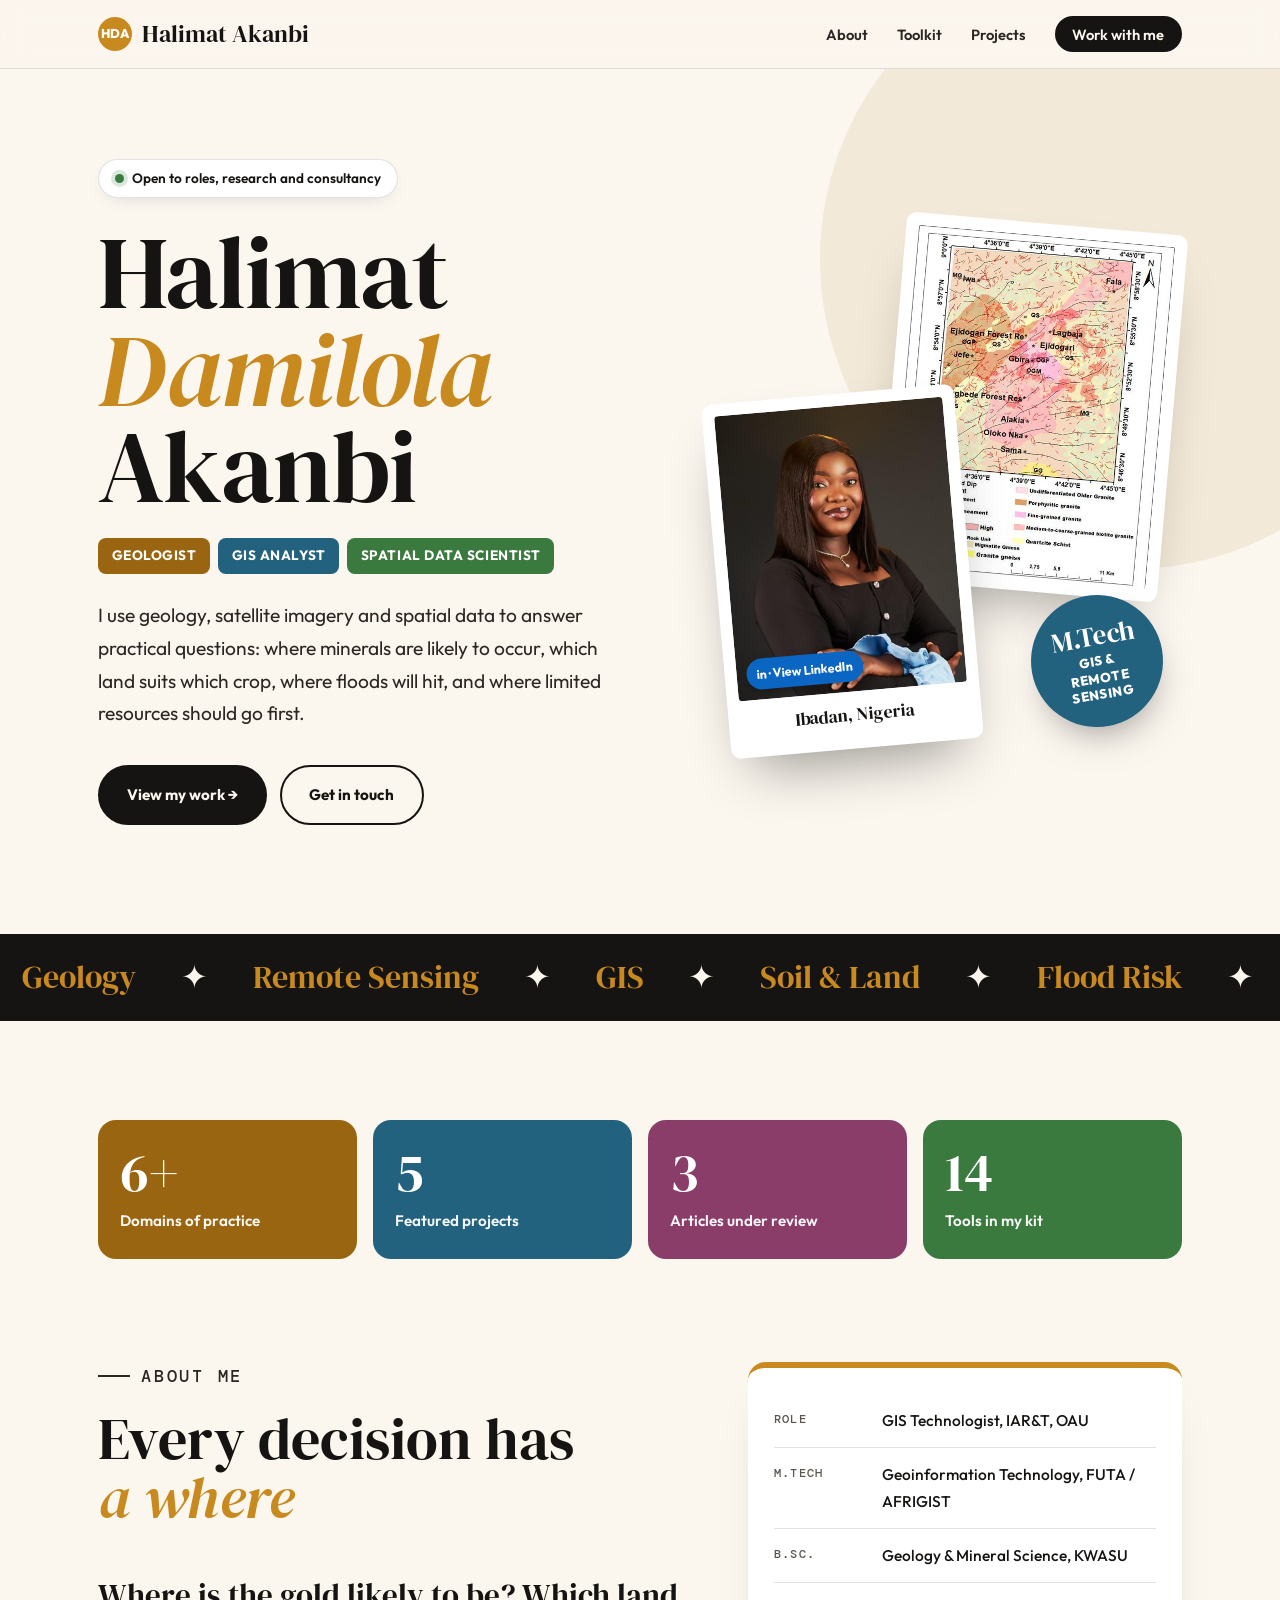
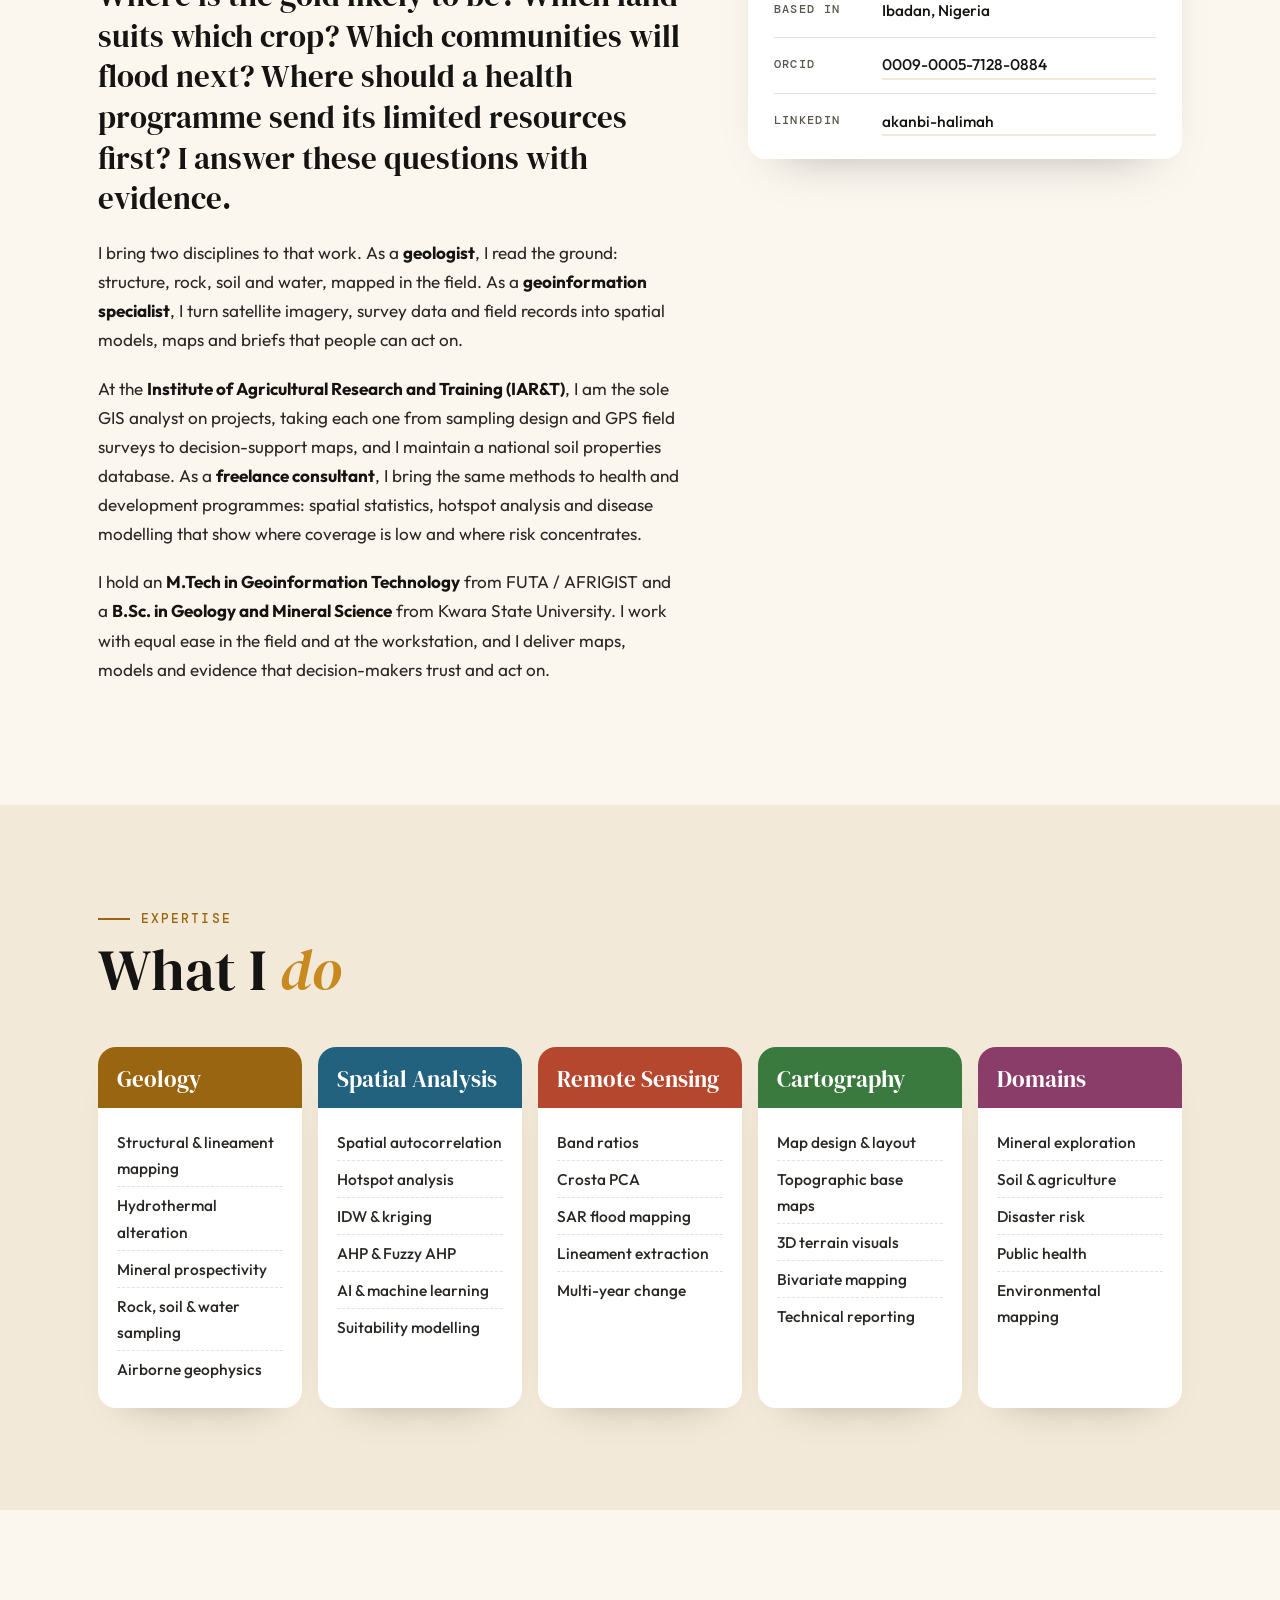
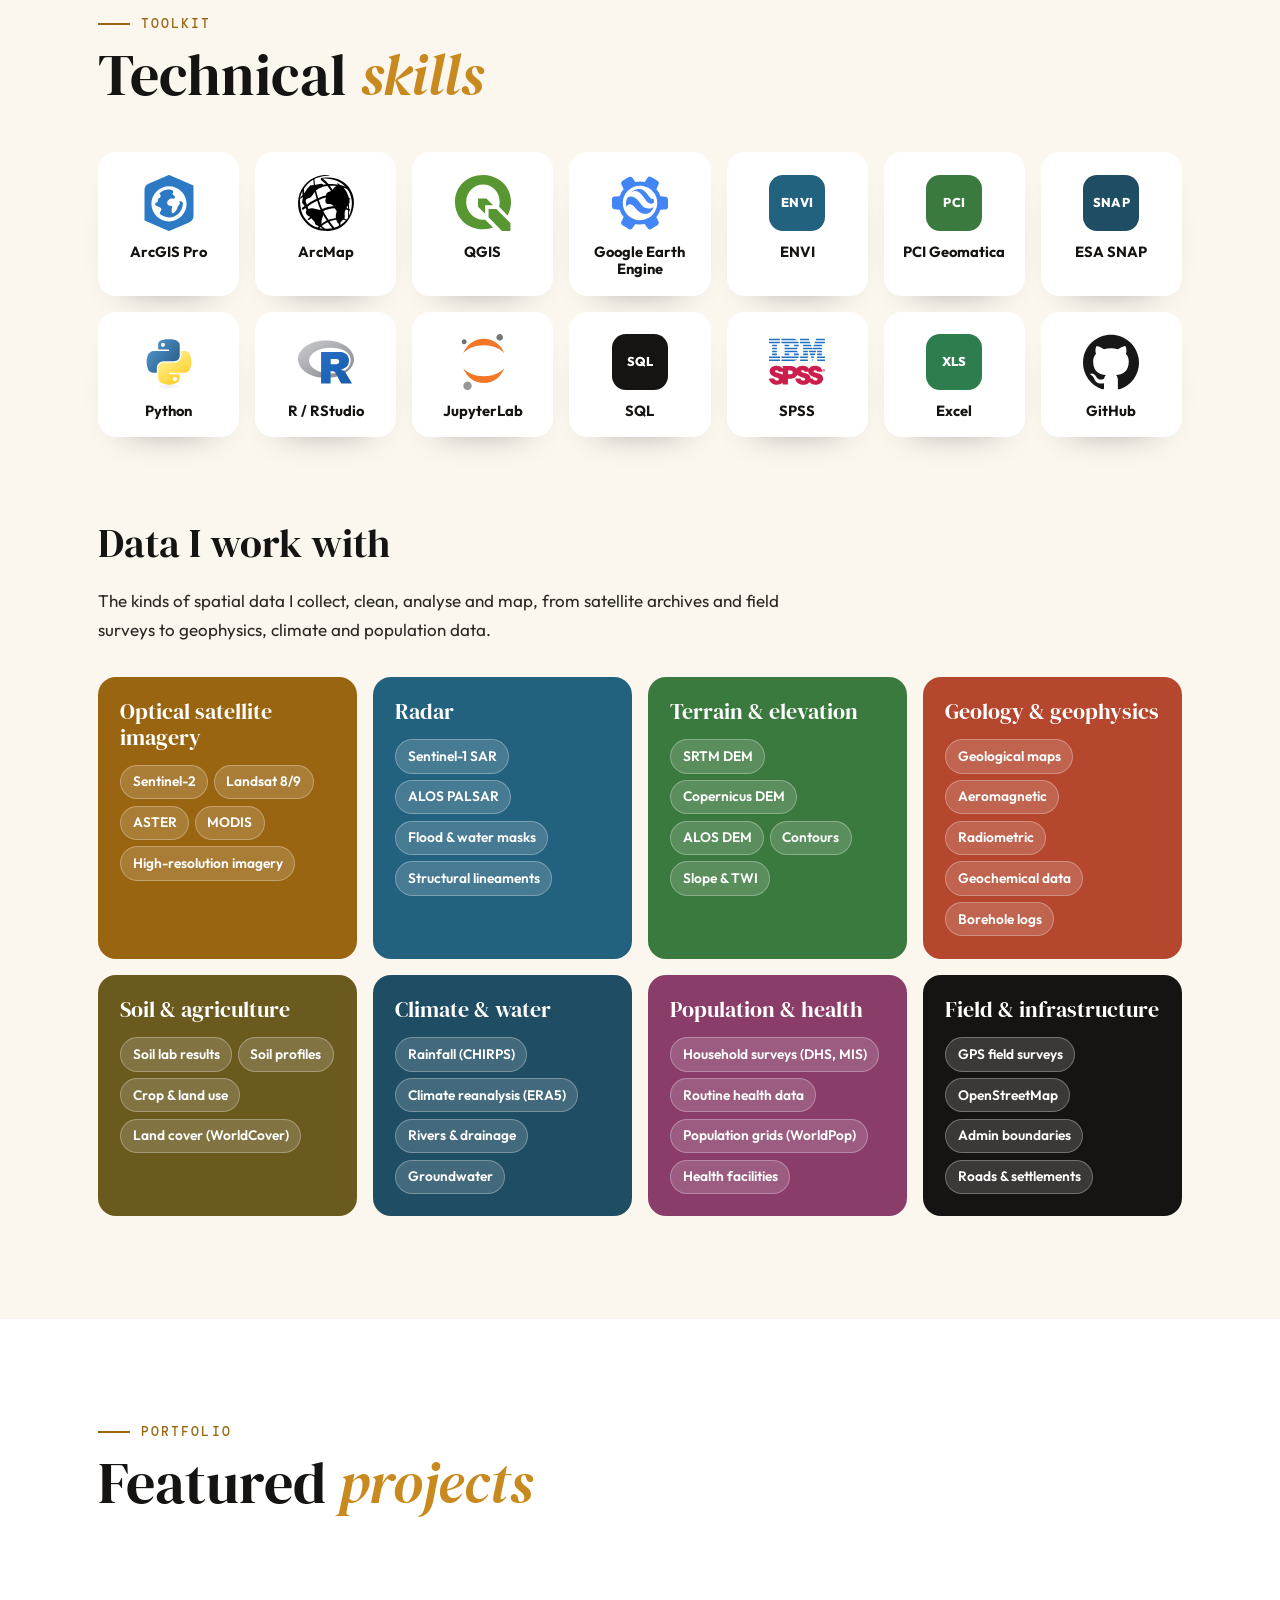
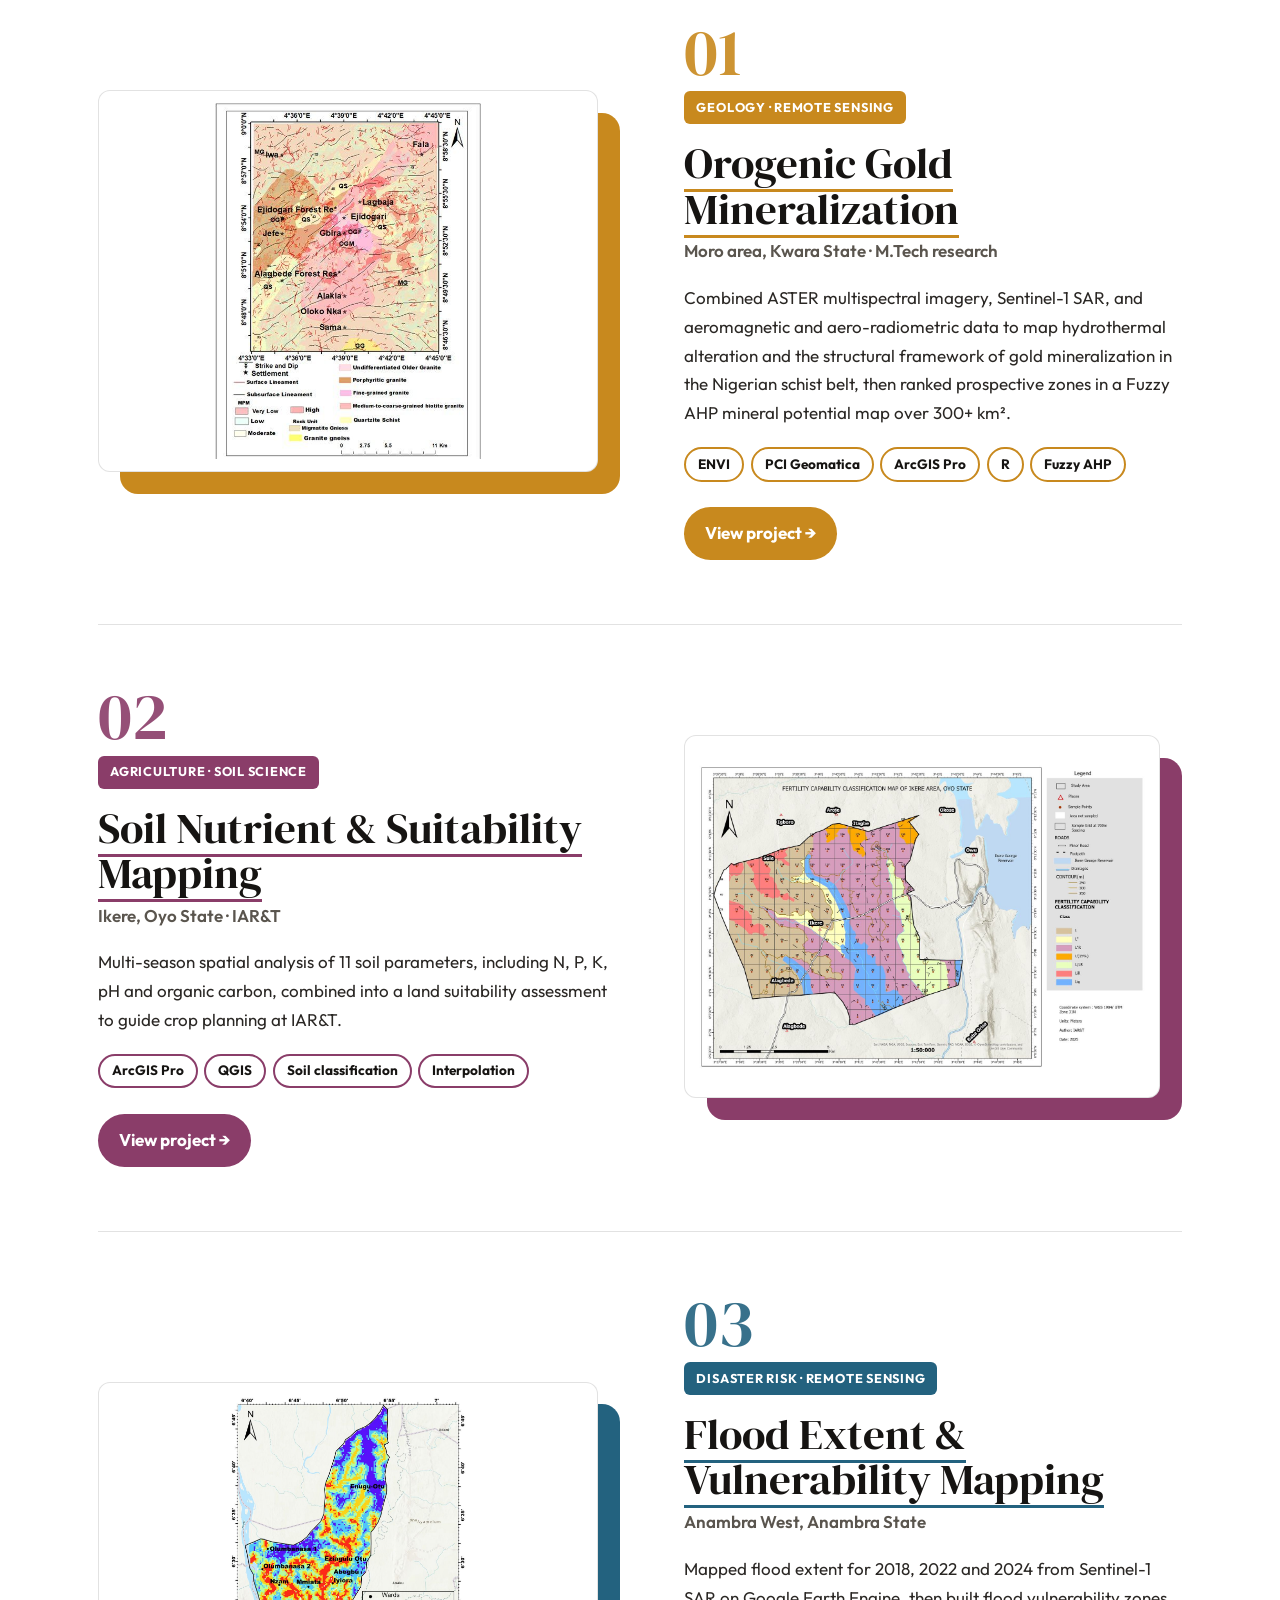
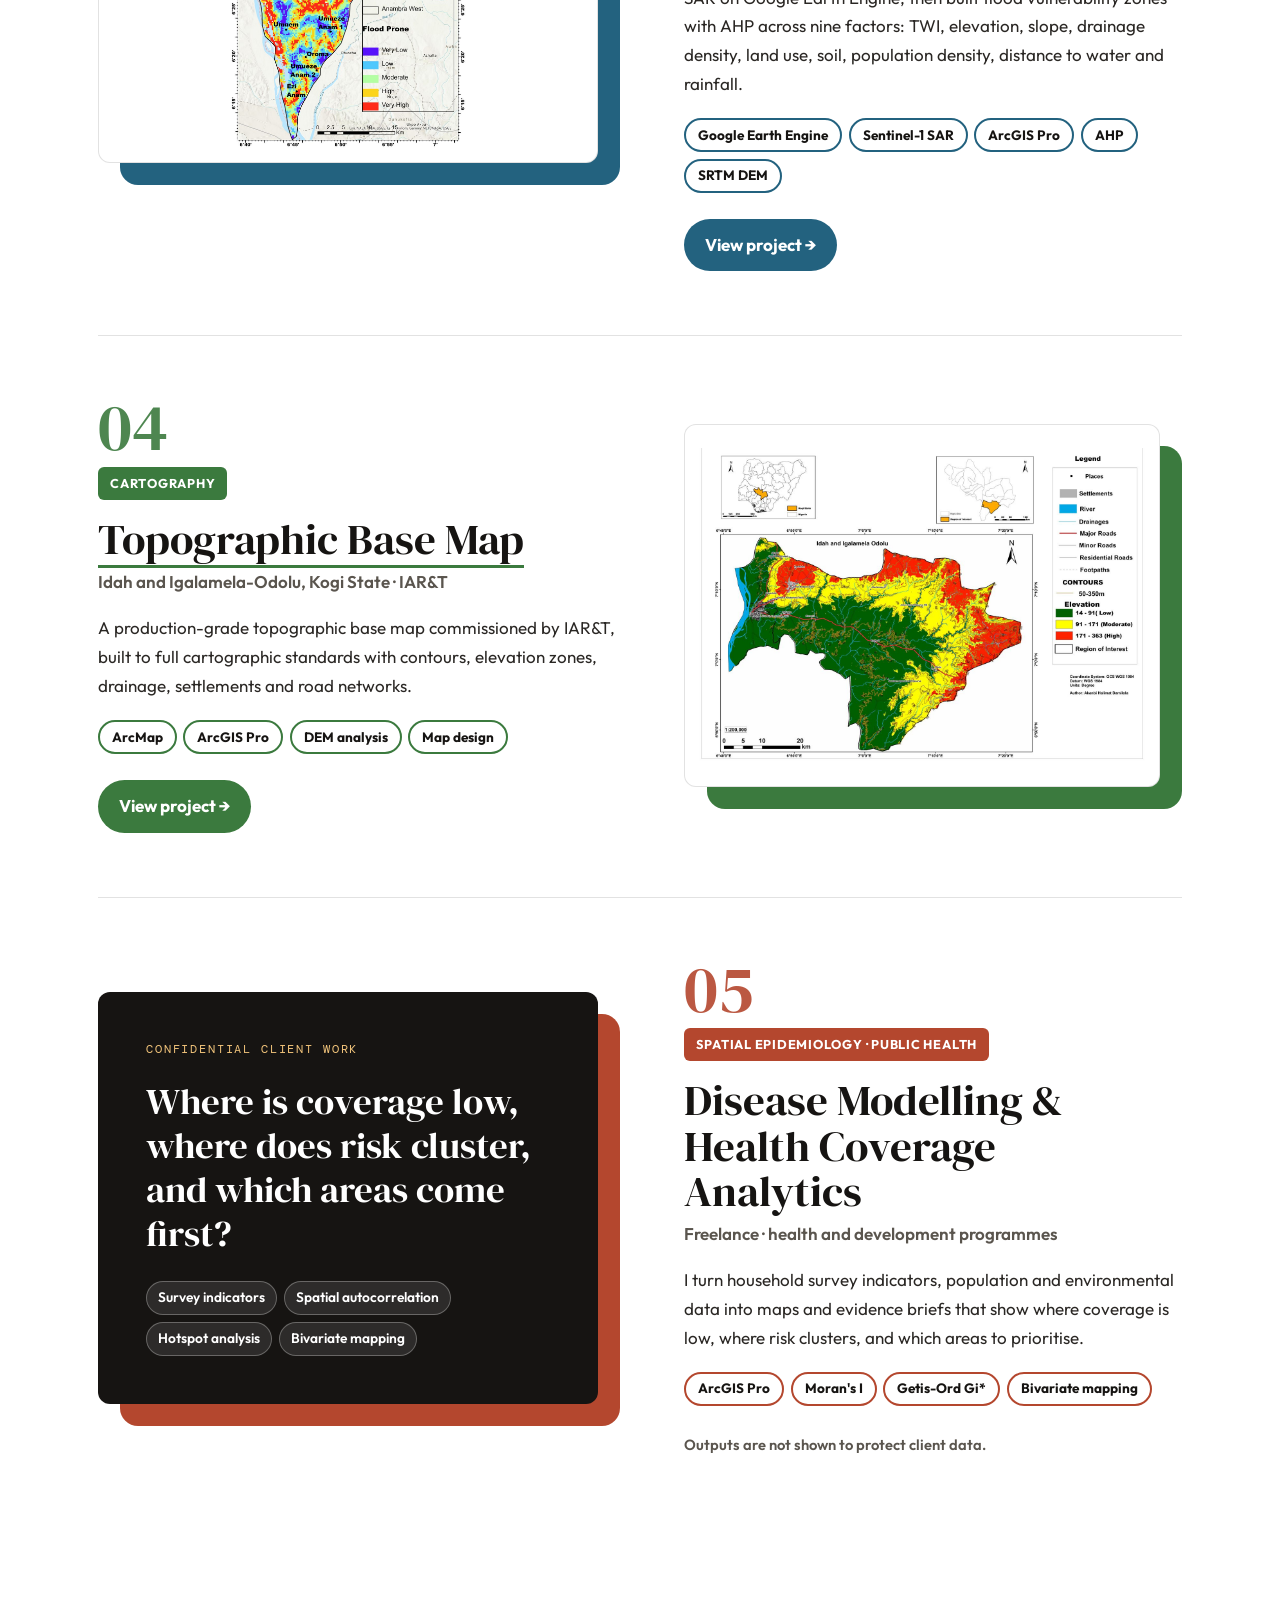
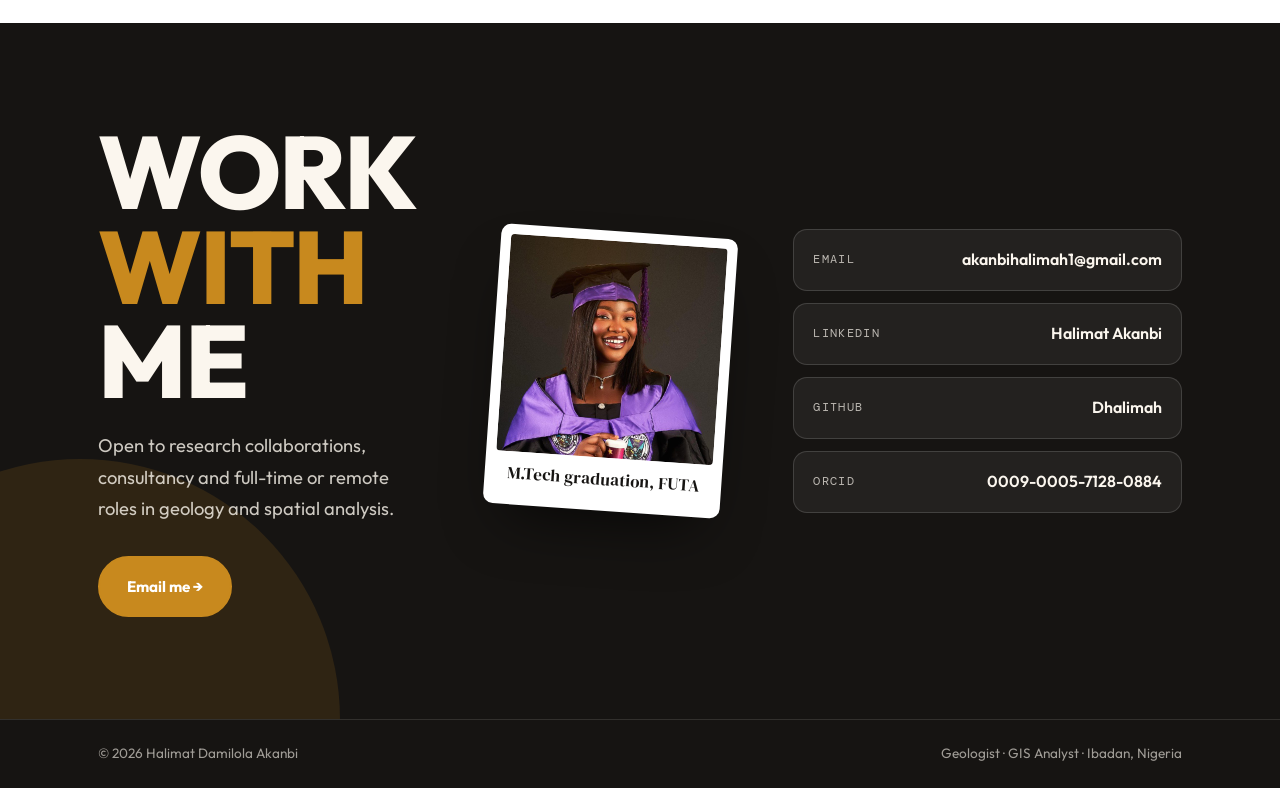
<file: index.html>
<!DOCTYPE html>
<html lang="en">
<head>
  <meta charset="UTF-8" />
  <meta name="viewport" content="width=device-width, initial-scale=1.0" />
  <title>Halimat Damilola Akanbi | Geologist and GIS Analyst</title>
  <meta name="description" content="Portfolio of Halimat Damilola Akanbi, geologist and GIS analyst: mineral prospectivity, soil and land mapping, flood risk, cartography and spatial health analytics." />
  <link rel="preconnect" href="https://fonts.googleapis.com">
  <link rel="preconnect" href="https://fonts.gstatic.com" crossorigin>
  <link href="https://fonts.googleapis.com/css2?family=DM+Serif+Display:ital@0;1&family=Outfit:wght@400;500;600;700;800&family=DM+Mono:wght@500&display=swap" rel="stylesheet">
  <style>
    *, *::before, *::after { margin: 0; padding: 0; box-sizing: border-box; }

    :root {
      --cream: #fbf6ee;
      --sand: #f3e9d8;
      --white: #ffffff;
      --ink: #161412;
      --ink-soft: #2a2724;
      --muted: #5a554e;
      --rule: rgba(22,20,18,0.12);

      --ochre: #c8891e;
      --ochre-deep: #9a6510;
      --terra: #b4472e;
      --teal: #23627f;
      --forest: #3b7a3e;
      --plum: #8a3d69;

      --display: 'DM Serif Display', Georgia, serif;
      --sans: 'Outfit', system-ui, sans-serif;
      --mono: 'DM Mono', ui-monospace, monospace;
      --max: 1180px;
      --gutter: clamp(16px, 4vw, 48px);
      --radius: 18px;
    }

    html { scroll-behavior: smooth; overflow-x: clip; }
    body { background: var(--cream); color: var(--ink); font-family: var(--sans); font-weight: 400; font-size: 17px; line-height: 1.7; overflow-x: hidden; -webkit-font-smoothing: antialiased; }
    img { display: block; max-width: 100%; }
    a { color: inherit; }
    .wrap { max-width: var(--max); margin: 0 auto; padding: 0 var(--gutter); }

    /* reveal on scroll */
    .reveal { opacity: 0; transform: translateY(28px); transition: opacity .8s ease, transform .8s ease; }
    .reveal.in { opacity: 1; transform: none; }
    @media (prefers-reduced-motion: reduce) { .reveal { opacity: 1; transform: none; transition: none; } .marquee-track { animation: none !important; } }

    /* NAV */
    nav { position: sticky; top: 0; z-index: 50; background: rgba(251,246,238,0.9); backdrop-filter: blur(12px); border-bottom: 1px solid var(--rule); }
    .nav-inner { display: flex; align-items: center; justify-content: space-between; height: 68px; }
    .brand { font-family: var(--display); font-size: 1.5rem; text-decoration: none; display: flex; align-items: center; gap: .6rem; }
    .brand i { width: 34px; height: 34px; border-radius: 50%; background: var(--ochre); color: #fff; display: grid; place-items: center; font-style: normal; font-family: var(--sans); font-weight: 800; font-size: .8rem; }
    .nav-links { display: flex; gap: 1.8rem; list-style: none; align-items: center; }
    .nav-links a { white-space: nowrap; font-weight: 600; font-size: .92rem; text-decoration: none; color: var(--ink-soft); }
    .nav-links a:hover { color: var(--ochre-deep); }
    .nav-links .nav-cta { background: var(--ink); color: var(--cream); padding: .55rem 1.1rem; border-radius: 999px; }
    .nav-links .nav-cta:hover { background: var(--ochre); color: #fff; }

    /* HERO */
    .hero { position: relative; overflow: hidden; padding: clamp(3rem, 7vw, 6rem) 0 clamp(3.5rem, 7vw, 6rem); }
    .hero::before { content: ''; position: absolute; width: 620px; height: 620px; right: -160px; top: -120px; border-radius: 50%; background: var(--sand); z-index: 0; }
    .hero-grid { position: relative; z-index: 1; display: grid; grid-template-columns: 1.1fr 1fr; gap: clamp(2rem, 5vw, 4rem); align-items: center; }
    .pill { display: inline-flex; align-items: center; gap: .5rem; background: var(--white); border: 1px solid var(--rule); border-radius: 999px; padding: .45rem 1rem; font-weight: 600; font-size: .85rem; margin-bottom: 1.6rem; box-shadow: 0 6px 20px -12px rgba(0,0,0,.25); }
    .pill::before { content: ''; width: 9px; height: 9px; border-radius: 50%; background: var(--forest); box-shadow: 0 0 0 4px rgba(59,122,62,.18); }
    .hero h1 { font-family: var(--display); font-weight: 400; font-size: clamp(3.2rem, 8vw, 6.4rem); line-height: .95; letter-spacing: -0.01em; margin-bottom: 1.4rem; }
    .hero h1 em { color: var(--ochre); }
    .roles { display: flex; flex-wrap: wrap; gap: .5rem; margin-bottom: 1.6rem; }
    .roles span { font-weight: 700; font-size: .85rem; letter-spacing: .04em; text-transform: uppercase; padding: .4rem .85rem; border-radius: 8px; color: #fff; }
    .roles span:nth-child(1) { background: var(--ochre-deep); }
    .roles span:nth-child(2) { background: var(--teal); }
    .roles span:nth-child(3) { background: var(--forest); }
    .hero-lede { font-size: clamp(1.05rem, 1.5vw, 1.2rem); color: var(--ink-soft); max-width: 33rem; margin-bottom: 2.2rem; }
    .actions { display: flex; flex-wrap: wrap; gap: .8rem; }
    .btn { display: inline-flex; align-items: center; gap: .5rem; padding: .95rem 1.7rem; border-radius: 999px; font-weight: 700; font-size: .95rem; text-decoration: none; border: 2px solid var(--ink); transition: transform .2s, background .2s, color .2s; }
    .btn:hover { transform: translateY(-2px); }
    .btn-solid { background: var(--ink); color: var(--cream); }
    .btn-solid:hover { background: var(--ochre); border-color: var(--ochre); }
    .btn-line:hover { background: var(--ink); color: var(--cream); }

    .collage { position: relative; height: clamp(420px, 46vw, 560px); }
    .card-map { position: absolute; right: 2%; top: 2%; width: 58%; background: #fff; padding: 12px; border-radius: 10px; box-shadow: 0 30px 60px -28px rgba(0,0,0,.4); transform: rotate(5deg); }
    .card-map img { width: 100%; height: auto; border-radius: 4px; }
    .card-photo { position: absolute; left: 4%; bottom: 4%; width: 52%; background: #fff; padding: 12px 12px 18px; border-radius: 10px; box-shadow: 0 30px 60px -24px rgba(0,0,0,.45); transform: rotate(-5deg); }
    .card-photo .ph { aspect-ratio: 4 / 5; border-radius: 4px; overflow: hidden; background: linear-gradient(150deg, var(--ochre) 0%, var(--terra) 100%); display: grid; place-items: center; }
    .card-photo .ph img { width: 100%; height: 100%; object-fit: cover; transition: transform .4s; }
    .card-photo .ph { position: relative; text-decoration: none; }
    .card-photo .ph:hover img { transform: scale(1.04); }
    .li-tag { position: absolute; left: 10px; bottom: 10px; background: #0a66c2; color: #fff; font-weight: 700; font-size: .78rem; padding: .3rem .65rem; border-radius: 999px; box-shadow: 0 6px 16px -6px rgba(0,0,0,.5); }
    .card-photo .ph b { font-family: var(--display); font-weight: 400; font-size: clamp(3rem, 6vw, 4.6rem); color: #fff; }
    .card-photo p { font-family: var(--display); font-size: 1.1rem; text-align: center; margin-top: .6rem; }
    .sticker { position: absolute; right: 4%; bottom: 8%; background: var(--teal); color: #fff; border-radius: 50%; width: 132px; height: 132px; display: grid; place-items: center; text-align: center; font-weight: 800; font-size: .82rem; line-height: 1.25; text-transform: uppercase; letter-spacing: .04em; transform: rotate(-10deg); box-shadow: 0 18px 40px -18px rgba(0,0,0,.5); padding: 1rem; }
    .sticker big { display: block; font-family: var(--display); font-weight: 400; font-size: 1.7rem; text-transform: none; letter-spacing: 0; }

    /* MARQUEE */
    .marquee-wrap { overflow: hidden; padding: 1.2rem 0; }
    .marquee { background: var(--ink); color: var(--cream); overflow: hidden; padding: 1rem 0; }
    .marquee-track { display: flex; width: max-content; animation: slide 38s linear infinite; }
    .marquee-track span { font-family: var(--display); font-size: clamp(1.4rem, 2.6vw, 2rem); white-space: nowrap; padding: 0 1.4rem; }
    .marquee-track span:nth-child(odd) { color: var(--ochre); }
    @keyframes slide { to { transform: translateX(-50%); } }

    /* STATS */
    .stats { display: grid; grid-template-columns: repeat(4, 1fr); gap: 1rem; margin-top: clamp(3.5rem, 7vw, 5rem); }
    .stat { border-radius: var(--radius); padding: 1.6rem 1.4rem; color: #fff; }
    .stat:nth-child(1) { background: var(--ochre-deep); }
    .stat:nth-child(2) { background: var(--teal); }
    .stat:nth-child(3) { background: var(--plum); }
    .stat:nth-child(4) { background: var(--forest); }
    .stat-num { font-family: var(--display); font-size: clamp(2.4rem, 4.5vw, 3.4rem); line-height: 1; display: block; }
    .stat-label { font-weight: 600; font-size: .95rem; margin-top: .5rem; display: block; opacity: .95; }

    /* SECTIONS */
    section { padding: clamp(4rem, 8vw, 6.5rem) 0; }
    .kicker { font-family: var(--mono); font-weight: 500; font-size: .8rem; letter-spacing: .16em; text-transform: uppercase; color: var(--ochre-deep); margin-bottom: .7rem; display: flex; align-items: center; gap: .7rem; }
    .kicker::before { content: ''; width: 2rem; height: 2px; background: currentColor; }
    h2.title { font-family: var(--display); font-weight: 400; font-size: clamp(2.3rem, 5vw, 3.6rem); line-height: 1.02; margin-bottom: clamp(2rem, 4vw, 3rem); }
    h2.title em { color: var(--ochre); }

    /* ABOUT */
    .about-grid { display: grid; grid-template-columns: 1.35fr 1fr; gap: clamp(2rem, 5vw, 4.5rem); align-items: start; }
    .about-text p { font-size: 1.07rem; color: var(--ink-soft); margin-bottom: 1.2rem; }
    .about-text .big { font-family: var(--display); font-size: clamp(1.5rem, 2.5vw, 1.95rem); line-height: 1.3; color: var(--ink); }
    .about-text strong { font-weight: 700; color: var(--ink); }
    .facts { background: var(--white); border-radius: var(--radius); padding: 1.6rem 1.6rem .6rem; box-shadow: 0 24px 50px -34px rgba(0,0,0,.35); border-top: 6px solid var(--ochre); list-style: none; }
    .facts li { display: grid; grid-template-columns: 6rem 1fr; gap: .8rem; padding: .85rem 0; border-bottom: 1px solid var(--rule); font-size: .97rem; font-weight: 500; }
    .facts li:last-child { border-bottom: none; }
    .facts span { font-family: var(--mono); font-weight: 500; font-size: .72rem; letter-spacing: .12em; text-transform: uppercase; color: var(--muted); padding-top: .2rem; }
    .facts a { text-decoration: none; border-bottom: 2px solid var(--sand); }
    .facts a:hover { border-color: var(--ochre); }

    /* EXPERTISE */
    #expertise { background: var(--sand); }
    .skills { display: grid; grid-template-columns: repeat(5, 1fr); gap: 1rem; }
    .skill { background: var(--white); border-radius: var(--radius); overflow: hidden; box-shadow: 0 20px 40px -32px rgba(0,0,0,.4); transition: transform .25s; }
    .skill:hover { transform: translateY(-6px); }
    .skill h3 { font-family: var(--display); font-weight: 400; font-size: 1.45rem; line-height: 1.1; color: #fff; padding: 1.2rem 1.2rem 1rem; }
    .skill:nth-child(1) h3 { background: var(--ochre-deep); }
    .skill:nth-child(2) h3 { background: var(--teal); }
    .skill:nth-child(3) h3 { background: var(--terra); }
    .skill:nth-child(4) h3 { background: var(--forest); }
    .skill:nth-child(5) h3 { background: var(--plum); }
    .skill ul { list-style: none; padding: 1rem 1.2rem 1.3rem; }
    .skill li { font-size: .97rem; font-weight: 500; color: var(--ink-soft); padding: .3rem 0; border-bottom: 1px dashed var(--rule); }
    .skill li:last-child { border-bottom: none; }

    /* TOOLKIT */
    .tools { list-style: none; display: grid; grid-template-columns: repeat(7, 1fr); gap: 1rem; }
    .tool { background: var(--white); border-radius: var(--radius); padding: 1.4rem .6rem 1.1rem; display: flex; flex-direction: column; align-items: center; gap: .75rem; text-align: center; box-shadow: 0 18px 36px -28px rgba(0,0,0,.45); transition: transform .25s, box-shadow .25s; }
    .tool:hover { transform: translateY(-6px) rotate(-1deg); box-shadow: 0 26px 46px -26px rgba(0,0,0,.5); }
    .tool img { width: 56px; height: 56px; object-fit: contain; }
    .tool span { font-weight: 700; font-size: .92rem; line-height: 1.2; }
    .mark { width: 56px; height: 56px; border-radius: 14px; display: grid; place-items: center; background: var(--c); color: #fff; font-weight: 800; font-size: .8rem; letter-spacing: .02em; }

    .data-head { font-family: var(--display); font-weight: 400; font-size: clamp(1.8rem, 3.4vw, 2.5rem); margin: clamp(3rem, 6vw, 4.5rem) 0 .6rem; }
    .data-intro { color: var(--ink-soft); max-width: 46rem; margin-bottom: 2rem; }
    .data-grid { display: grid; grid-template-columns: repeat(4, 1fr); gap: 1rem; }
    .data-card { border-radius: var(--radius); padding: 1.4rem; color: #fff; }
    .data-card:nth-child(1) { background: var(--ochre-deep); }
    .data-card:nth-child(2) { background: var(--teal); }
    .data-card:nth-child(3) { background: var(--forest); }
    .data-card:nth-child(4) { background: var(--terra); }
    .data-card:nth-child(5) { background: #6b5a1e; }
    .data-card:nth-child(6) { background: #1f4d63; }
    .data-card:nth-child(7) { background: var(--plum); }
    .data-card:nth-child(8) { background: var(--ink); }
    .data-card h4 { font-family: var(--display); font-weight: 400; font-size: 1.4rem; line-height: 1.15; margin-bottom: .9rem; }
    .chips { display: flex; flex-wrap: wrap; gap: .4rem; list-style: none; }
    .chips li { background: rgba(255,255,255,.16); border: 1px solid rgba(255,255,255,.28); border-radius: 999px; padding: .28rem .7rem; font-size: .86rem; font-weight: 600; }

    /* PROJECTS */
    #projects { background: var(--white); }
    .project { display: grid; grid-template-columns: 1.05fr 1fr; gap: clamp(2rem, 5vw, 4.5rem); align-items: center; padding: clamp(2.5rem, 5vw, 4rem) 0; }
    .project + .project { border-top: 1px solid var(--rule); }
    .project.flip .media { order: 2; }
    .media { position: relative; display: block; text-decoration: none; padding: 0 1.4rem 1.4rem 0; }
    .media::before { content: ''; position: absolute; inset: 1.4rem 0 0 1.4rem; border-radius: var(--radius); background: var(--accent); }
    .media .plate { position: relative; background: #fff; border: 1px solid var(--rule); border-radius: 12px; padding: 12px; transition: transform .3s; }
    .media:hover .plate { transform: translate(-6px, -6px); }
    .media img { width: 100%; height: auto; aspect-ratio: 4 / 3; object-fit: contain; }
    .text-plate { position: relative; border-radius: 12px; padding: clamp(1.8rem, 4vw, 3rem); background: var(--ink); color: #fff; }
    .text-plate .tp-label { font-family: var(--mono); font-size: .72rem; letter-spacing: .16em; text-transform: uppercase; color: #f0c37a; margin-bottom: 1.2rem; }
    .text-plate .tp-big { font-family: var(--display); font-size: clamp(1.6rem, 3vw, 2.3rem); line-height: 1.2; margin-bottom: 1.6rem; }
    .text-plate .chips li { background: rgba(255,255,255,.1); }
    .pnum { font-family: var(--display); font-size: 4.2rem; line-height: .8; color: var(--accent); opacity: .9; margin-bottom: .8rem; display: block; }
    .domain { display: inline-block; font-weight: 700; font-size: .8rem; letter-spacing: .06em; text-transform: uppercase; color: #fff; background: var(--accent); padding: .35rem .75rem; border-radius: 6px; margin-bottom: 1rem; }
    .project h3 { font-family: var(--display); font-weight: 400; font-size: clamp(1.9rem, 3.4vw, 2.7rem); line-height: 1.05; margin-bottom: .4rem; }
    .project h3 a { text-decoration: none; background-image: linear-gradient(var(--accent), var(--accent)); background-size: 100% 3px; background-repeat: no-repeat; background-position: 0 100%; }
    .project .place { font-weight: 600; color: var(--muted); margin-bottom: 1.1rem; }
    .project p.desc { color: var(--ink-soft); margin-bottom: 1.2rem; }
    .used { display: flex; flex-wrap: wrap; gap: .4rem; list-style: none; margin-bottom: 1.6rem; }
    .used li { font-size: .85rem; font-weight: 700; border: 2px solid var(--accent); color: var(--ink); border-radius: 999px; padding: .22rem .75rem; }
    .more { display: inline-flex; align-items: center; gap: .5rem; font-weight: 700; text-decoration: none; color: #fff; background: var(--accent); padding: .75rem 1.3rem; border-radius: 999px; transition: transform .2s; }
    .more:hover { transform: translateX(4px); }
    .note { font-weight: 600; font-size: .92rem; color: var(--muted); }
    .a-gold { --accent: var(--ochre); } .a-soil { --accent: var(--plum); } .a-flood { --accent: var(--teal); } .a-topo { --accent: var(--forest); } .a-health { --accent: var(--terra); }

    /* CONTACT */
    #contact { background: var(--ink); color: var(--cream); position: relative; overflow: hidden; }
    #contact::after { content: ''; position: absolute; width: 520px; height: 520px; border-radius: 50%; background: var(--ochre); opacity: .14; left: -180px; bottom: -260px; }
    .contact-grid { position: relative; z-index: 1; display: grid; grid-template-columns: 1fr .72fr 1.18fr; gap: clamp(2rem, 5vw, 4.5rem); align-items: center; }
    #contact h2 { font-family: var(--sans); font-weight: 800; font-size: clamp(3.2rem, 8.5vw, 6.4rem); line-height: .92; text-transform: uppercase; letter-spacing: -0.02em; }
    #contact h2 span { color: var(--ochre); }
    #contact .sub { font-size: 1.15rem; color: rgba(251,246,238,.8); margin: 1.4rem 0 2rem; max-width: 30rem; }
    .contact-photo { background: #fff; padding: 10px 10px 16px; border-radius: 10px; transform: rotate(4deg); box-shadow: 0 30px 60px -24px rgba(0,0,0,.7); }
    .contact-photo a { display: block; }
    .contact-photo img { width: 100%; height: auto; aspect-ratio: 1; object-fit: cover; border-radius: 4px; }
    .contact-photo.reveal.in { transform: rotate(4deg); }
    .contact-photo p { color: var(--ink); font-family: var(--display); text-align: center; margin-top: .5rem; font-size: 1.05rem; }
    .contact-list { list-style: none; display: grid; gap: .8rem; }
    .contact-list a { display: flex; justify-content: space-between; align-items: center; gap: 1rem; background: rgba(255,255,255,.06); border: 1px solid rgba(255,255,255,.14); border-radius: 14px; padding: 1rem 1.2rem; text-decoration: none; transition: background .2s, transform .2s; }
    .contact-list a:hover { background: var(--ochre); transform: translateX(4px); }
    .contact-list small { font-family: var(--mono); font-size: .72rem; letter-spacing: .12em; text-transform: uppercase; opacity: .7; }
    .contact-list strong { font-weight: 600; font-size: 1rem; overflow-wrap: break-word; word-break: normal; text-align: right; min-width: 0; }
    footer { background: var(--ink); color: rgba(251,246,238,.6); border-top: 1px solid rgba(251,246,238,.12); padding: 1.4rem 0; font-size: .85rem; }
    footer .wrap { display: flex; justify-content: space-between; gap: 1rem; flex-wrap: wrap; }

    /* RESPONSIVE */
    @media (max-width: 1060px) {
      .tools { grid-template-columns: repeat(5, 1fr); }
      .skills { grid-template-columns: repeat(3, 1fr); }
      .data-grid { grid-template-columns: repeat(2, 1fr); }
    }
    @media (max-width: 820px) {
      .nav-links li.opt { display: none; }
      .hero-grid, .about-grid, .contact-grid, .project { grid-template-columns: 1fr; }
      .collage { height: 460px; max-width: 520px; }
      .contact-photo { max-width: 300px; }
      .project.flip .media { order: 0; }
      .stats { grid-template-columns: repeat(2, 1fr); }
      .tools { grid-template-columns: repeat(4, 1fr); }
      .skills { grid-template-columns: repeat(2, 1fr); }
    }
    @media (max-width: 560px) {
      body { font-size: 16px; }
      .nav-links { gap: 1rem; }
      .brand span { display: none; }
      .nav-links a { font-size: .85rem; }
      .collage { height: 380px; }
      .sticker { width: 104px; height: 104px; font-size: .7rem; }
      .sticker big { font-size: 1.35rem; }
      .tools { grid-template-columns: repeat(3, 1fr); gap: .7rem; }
      .tool img, .mark { width: 44px; height: 44px; }
      .tool span { font-size: .8rem; }
      .skills, .data-grid { grid-template-columns: 1fr; }
      .facts li { grid-template-columns: 1fr; gap: .1rem; }
      .contact-list a { flex-direction: column; align-items: flex-start; gap: .2rem; }
      .contact-list strong { text-align: left; }
    }
  </style>
</head>
<body>

  <nav>
    <div class="wrap nav-inner">
      <a href="#" class="brand"><i>HDA</i><span>Halimat Akanbi</span></a>
      <ul class="nav-links">
        <li class="opt"><a href="#about">About</a></li>
        <li class="opt"><a href="#toolkit">Toolkit</a></li>
        <li><a href="#projects">Projects</a></li>
        <li><a href="#contact" class="nav-cta">Work with me</a></li>
      </ul>
    </div>
  </nav>

  <header class="hero">
    <div class="wrap hero-grid">
      <div>
        <span class="pill">Open to roles, research and consultancy</span>
        <h1>Halimat <em>Damilola</em> Akanbi</h1>
        <div class="roles"><span>Geologist</span><span>GIS Analyst</span><span>Spatial Data Scientist</span></div>
        <p class="hero-lede">
          I use geology, satellite imagery and spatial data to answer practical questions:
          where minerals are likely to occur, which land suits which crop, where floods will hit,
          and where limited resources should go first.
        </p>
        <div class="actions">
          <a href="#projects" class="btn btn-solid">View my work →</a>
          <a href="#contact" class="btn btn-line">Get in touch</a>
        </div>
      </div>
      <div class="collage">
        <div class="card-map" aria-hidden="true"><img src="thumb_gold.jpg" alt="" width="506" height="676"></div>
        <div class="card-photo">
          <a class="ph" href="https://www.linkedin.com/in/akanbi-halimah/" target="_blank" rel="noopener noreferrer" title="View my LinkedIn profile"><img src="photo_halimat.jpg" alt="Halimat Damilola Akanbi, view LinkedIn profile" width="800" height="1000"><span class="li-tag">in · View LinkedIn</span></a>
          <p>Ibadan, Nigeria</p>
        </div>
        <div class="sticker" aria-hidden="true"><div><big>M.Tech</big>GIS &amp;<br>Remote Sensing</div></div>
      </div>
    </div>
  </header>

  <div class="marquee-wrap" aria-hidden="true"><div class="marquee">
    <div class="marquee-track">
      <span>Geology</span><span>✦</span><span>Remote Sensing</span><span>✦</span><span>GIS</span><span>✦</span><span>Soil &amp; Land</span><span>✦</span><span>Flood Risk</span><span>✦</span><span>Spatial Health</span><span>✦</span><span>Cartography</span><span>✦</span>
      <span>Geology</span><span>✦</span><span>Remote Sensing</span><span>✦</span><span>GIS</span><span>✦</span><span>Soil &amp; Land</span><span>✦</span><span>Flood Risk</span><span>✦</span><span>Spatial Health</span><span>✦</span><span>Cartography</span><span>✦</span>
    </div>
  </div></div>

  <div class="wrap">
    <div class="stats">
      <div class="stat reveal"><span class="stat-num">6+</span><span class="stat-label">Domains of practice</span></div>
      <div class="stat reveal"><span class="stat-num">5</span><span class="stat-label">Featured projects</span></div>
      <div class="stat reveal"><span class="stat-num">3</span><span class="stat-label">Articles under review</span></div>
      <div class="stat reveal"><span class="stat-num">14</span><span class="stat-label">Tools in my kit</span></div>
    </div>
  </div>

  <section id="about">
    <div class="wrap about-grid">
      <div class="about-text reveal">
        <p class="kicker">About me</p>
        <h2 class="title">Every decision has <em>a&nbsp;where</em></h2>
        <p class="big">Where is the gold likely to be? Which land suits which crop? Which communities will flood next? Where should a health programme send its limited resources first? I answer these questions with evidence.</p>
        <p>I bring two disciplines to that work. As a <strong>geologist</strong>, I read the ground: structure, rock, soil and water, mapped in the field. As a <strong>geoinformation specialist</strong>, I turn satellite imagery, survey data and field records into spatial models, maps and briefs that people can act on.</p>
        <p>At the <strong>Institute of Agricultural Research and Training (IAR&amp;T)</strong>, I am the sole GIS analyst on projects, taking each one from sampling design and GPS field surveys to decision-support maps, and I maintain a national soil properties database. As a <strong>freelance consultant</strong>, I bring the same methods to health and development programmes: spatial statistics, hotspot analysis and disease modelling that show where coverage is low and where risk concentrates.</p>
        <p>I hold an <strong>M.Tech in Geoinformation Technology</strong> from FUTA / AFRIGIST and a <strong>B.Sc. in Geology and Mineral Science</strong> from Kwara State University. I work with equal ease in the field and at the workstation, and I deliver maps, models and evidence that decision-makers trust and act on.</p>
      </div>
      <ul class="facts reveal">
        <li><span>Role</span>GIS Technologist, IAR&amp;T, OAU</li>
        <li><span>M.Tech</span>Geoinformation Technology, FUTA / AFRIGIST</li>
        <li><span>B.Sc.</span>Geology &amp; Mineral Science, KWASU</li>
        <li><span>Based in</span>Ibadan, Nigeria</li>
        <li><span>ORCID</span><a href="https://orcid.org/0009-0005-7128-0884" target="_blank" rel="noopener">0009-0005-7128-0884</a></li>
        <li><span>LinkedIn</span><a href="https://www.linkedin.com/in/akanbi-halimah/" target="_blank" rel="noopener noreferrer">akanbi-halimah</a></li>
      </ul>
    </div>
  </section>

  <section id="expertise">
    <div class="wrap">
      <p class="kicker">Expertise</p>
      <h2 class="title">What I <em>do</em></h2>
      <div class="skills">
        <div class="skill reveal"><h3>Geology</h3><ul><li>Structural &amp; lineament mapping</li><li>Hydrothermal alteration</li><li>Mineral prospectivity</li><li>Rock, soil &amp; water sampling</li><li>Airborne geophysics</li></ul></div>
        <div class="skill reveal"><h3>Spatial Analysis</h3><ul><li>Spatial autocorrelation</li><li>Hotspot analysis</li><li>IDW &amp; kriging</li><li>AHP &amp; Fuzzy AHP</li><li>AI &amp; machine learning</li><li>Suitability modelling</li></ul></div>
        <div class="skill reveal"><h3>Remote Sensing</h3><ul><li>Band ratios</li><li>Crosta PCA</li><li>SAR flood mapping</li><li>Lineament extraction</li><li>Multi-year change</li></ul></div>
        <div class="skill reveal"><h3>Cartography</h3><ul><li>Map design &amp; layout</li><li>Topographic base maps</li><li>3D terrain visuals</li><li>Bivariate mapping</li><li>Technical reporting</li></ul></div>
        <div class="skill reveal"><h3>Domains</h3><ul><li>Mineral exploration</li><li>Soil &amp; agriculture</li><li>Disaster risk</li><li>Public health</li><li>Environmental mapping</li></ul></div>
      </div>
    </div>
  </section>

  <section id="toolkit">
    <div class="wrap">
      <p class="kicker">Toolkit</p>
      <h2 class="title">Technical <em>skills</em></h2>
      <ul class="tools">
        <li class="tool reveal"><img src="icon_arcgis.svg" alt="" width="56" height="56" loading="lazy"><span>ArcGIS Pro</span></li>
        <li class="tool reveal"><img src="icon_esri.svg" alt="" width="56" height="56" loading="lazy"><span>ArcMap</span></li>
        <li class="tool reveal"><img src="icon_qgis.svg" alt="" width="56" height="56" loading="lazy"><span>QGIS</span></li>
        <li class="tool reveal"><img src="icon_gee.svg" alt="" width="56" height="56" loading="lazy"><span>Google Earth Engine</span></li>
        <li class="tool reveal"><b class="mark" style="--c:#23627f">ENVI</b><span>ENVI</span></li>
        <li class="tool reveal"><b class="mark" style="--c:#3b7a3e">PCI</b><span>PCI Geomatica</span></li>
        <li class="tool reveal"><b class="mark" style="--c:#1f4d63">SNAP</b><span>ESA SNAP</span></li>
        <li class="tool reveal"><img src="icon_python.svg" alt="" width="56" height="56" loading="lazy"><span>Python</span></li>
        <li class="tool reveal"><img src="icon_r.svg" alt="" width="56" height="56" loading="lazy"><span>R / RStudio</span></li>
        <li class="tool reveal"><img src="icon_jupyter.svg" alt="" width="56" height="56" loading="lazy"><span>JupyterLab</span></li>
        <li class="tool reveal"><b class="mark" style="--c:#161412">SQL</b><span>SQL</span></li>
        <li class="tool reveal"><img src="icon_spss.svg" alt="" width="56" height="56" loading="lazy"><span>SPSS</span></li>
        <li class="tool reveal"><b class="mark" style="--c:#2e7d4f">XLS</b><span>Excel</span></li>
        <li class="tool reveal"><img src="icon_github.svg" alt="" width="56" height="56" loading="lazy"><span>GitHub</span></li>
      </ul>

      <h3 class="data-head">Data I work with</h3>
      <p class="data-intro">The kinds of spatial data I collect, clean, analyse and map, from satellite archives and field surveys to geophysics, climate and population data.</p>
      <div class="data-grid">
        <div class="data-card reveal"><h4>Optical satellite imagery</h4><ul class="chips"><li>Sentinel-2</li><li>Landsat 8/9</li><li>ASTER</li><li>MODIS</li><li>High-resolution imagery</li></ul></div>
        <div class="data-card reveal"><h4>Radar</h4><ul class="chips"><li>Sentinel-1 SAR</li><li>ALOS PALSAR</li><li>Flood &amp; water masks</li><li>Structural lineaments</li></ul></div>
        <div class="data-card reveal"><h4>Terrain &amp; elevation</h4><ul class="chips"><li>SRTM DEM</li><li>Copernicus DEM</li><li>ALOS DEM</li><li>Contours</li><li>Slope &amp; TWI</li></ul></div>
        <div class="data-card reveal"><h4>Geology &amp; geophysics</h4><ul class="chips"><li>Geological maps</li><li>Aeromagnetic</li><li>Radiometric</li><li>Geochemical data</li><li>Borehole logs</li></ul></div>
        <div class="data-card reveal"><h4>Soil &amp; agriculture</h4><ul class="chips"><li>Soil lab results</li><li>Soil profiles</li><li>Crop &amp; land use</li><li>Land cover (WorldCover)</li></ul></div>
        <div class="data-card reveal"><h4>Climate &amp; water</h4><ul class="chips"><li>Rainfall (CHIRPS)</li><li>Climate reanalysis (ERA5)</li><li>Rivers &amp; drainage</li><li>Groundwater</li></ul></div>
        <div class="data-card reveal"><h4>Population &amp; health</h4><ul class="chips"><li>Household surveys (DHS, MIS)</li><li>Routine health data</li><li>Population grids (WorldPop)</li><li>Health facilities</li></ul></div>
        <div class="data-card reveal"><h4>Field &amp; infrastructure</h4><ul class="chips"><li>GPS field surveys</li><li>OpenStreetMap</li><li>Admin boundaries</li><li>Roads &amp; settlements</li></ul></div>
      </div>
    </div>
  </section>

  <section id="projects">
    <div class="wrap">
      <p class="kicker">Portfolio</p>
      <h2 class="title">Featured <em>projects</em></h2>

      <article class="project a-gold reveal">
        <a class="media" href="gold-mineralization.html"><div class="plate"><img src="thumb_gold.jpg" alt="Gold mineral potential map, Moro area" loading="lazy" width="506" height="676"></div></a>
        <div>
          <span class="pnum">01</span>
          <span class="domain">Geology · Remote Sensing</span>
          <h3><a href="gold-mineralization.html">Orogenic Gold Mineralization</a></h3>
          <p class="place">Moro area, Kwara State · M.Tech research</p>
          <p class="desc">Combined ASTER multispectral imagery, Sentinel-1 SAR, and aeromagnetic and aero-radiometric data to map hydrothermal alteration and the structural framework of gold mineralization in the Nigerian schist belt, then ranked prospective zones in a Fuzzy AHP mineral potential map over 300+ km².</p>
          <ul class="used"><li>ENVI</li><li>PCI Geomatica</li><li>ArcGIS Pro</li><li>R</li><li>Fuzzy AHP</li></ul>
          <a class="more" href="gold-mineralization.html">View project →</a>
        </div>
      </article>

      <article class="project flip a-soil reveal">
        <a class="media" href="soil-mapping.html"><div class="plate"><img src="thumb_soil.jpg" alt="Fertility capability classification map, Ikere area, Oyo State" loading="lazy" width="1400" height="957"></div></a>
        <div>
          <span class="pnum">02</span>
          <span class="domain">Agriculture · Soil Science</span>
          <h3><a href="soil-mapping.html">Soil Nutrient &amp; Suitability Mapping</a></h3>
          <p class="place">Ikere, Oyo State · IAR&amp;T</p>
          <p class="desc">Multi-season spatial analysis of 11 soil parameters, including N, P, K, pH and organic carbon, combined into a land suitability assessment to guide crop planning at IAR&amp;T.</p>
          <ul class="used"><li>ArcGIS Pro</li><li>QGIS</li><li>Soil classification</li><li>Interpolation</li></ul>
          <a class="more" href="soil-mapping.html">View project →</a>
        </div>
      </article>

      <article class="project a-flood reveal">
        <a class="media" href="flood-vulnerability.html"><div class="plate"><img src="thumb_flood.jpg" alt="Flood-prone areas map, Anambra West" loading="lazy" width="944" height="1400"></div></a>
        <div>
          <span class="pnum">03</span>
          <span class="domain">Disaster Risk · Remote Sensing</span>
          <h3><a href="flood-vulnerability.html">Flood Extent &amp; Vulnerability Mapping</a></h3>
          <p class="place">Anambra West, Anambra State</p>
          <p class="desc">Mapped flood extent for 2018, 2022 and 2024 from Sentinel-1 SAR on Google Earth Engine, then built flood vulnerability zones with AHP across nine factors: TWI, elevation, slope, drainage density, land use, soil, population density, distance to water and rainfall.</p>
          <ul class="used"><li>Google Earth Engine</li><li>Sentinel-1 SAR</li><li>ArcGIS Pro</li><li>AHP</li><li>SRTM DEM</li></ul>
          <a class="more" href="flood-vulnerability.html">View project →</a>
        </div>
      </article>

      <article class="project flip a-topo reveal">
        <a class="media" href="topographic-map.html"><div class="plate"><img src="thumb_topo.jpg" alt="Topographic base map, Idah and Igalamela-Odolu" loading="lazy" width="1400" height="984"></div></a>
        <div>
          <span class="pnum">04</span>
          <span class="domain">Cartography</span>
          <h3><a href="topographic-map.html">Topographic Base Map</a></h3>
          <p class="place">Idah and Igalamela-Odolu, Kogi State · IAR&amp;T</p>
          <p class="desc">A production-grade topographic base map commissioned by IAR&amp;T, built to full cartographic standards with contours, elevation zones, drainage, settlements and road networks.</p>
          <ul class="used"><li>ArcMap</li><li>ArcGIS Pro</li><li>DEM analysis</li><li>Map design</li></ul>
          <a class="more" href="topographic-map.html">View project →</a>
        </div>
      </article>

      <article class="project a-health reveal">
        <div class="media"><div class="text-plate">
          <p class="tp-label">Confidential client work</p>
          <p class="tp-big">Where is coverage low, where does risk cluster, and which areas come first?</p>
          <ul class="chips"><li>Survey indicators</li><li>Spatial autocorrelation</li><li>Hotspot analysis</li><li>Bivariate mapping</li></ul>
        </div></div>
        <div>
          <span class="pnum">05</span>
          <span class="domain">Spatial Epidemiology · Public Health</span>
          <h3>Disease Modelling &amp; Health Coverage Analytics</h3>
          <p class="place">Freelance · health and development programmes</p>
          <p class="desc">I turn household survey indicators, population and environmental data into maps and evidence briefs that show where coverage is low, where risk clusters, and which areas to prioritise.</p>
          <ul class="used"><li>ArcGIS Pro</li><li>Moran's I</li><li>Getis-Ord Gi*</li><li>Bivariate mapping</li></ul>
          <p class="note">Outputs are not shown to protect client data.</p>
        </div>
      </article>
    </div>
  </section>

  <section id="contact">
    <div class="wrap contact-grid">
      <div class="reveal">
        <h2>Work<br><span>with</span> me</h2>
        <p class="sub">Open to research collaborations, consultancy and full-time or remote roles in geology and spatial analysis.</p>
        <a href="mailto:akanbihalimah1@gmail.com" class="btn btn-solid" style="background:var(--ochre);border-color:var(--ochre);color:#fff">Email me →</a>
      </div>
      <figure class="contact-photo reveal"><a href="https://www.linkedin.com/in/akanbi-halimah/" target="_blank" rel="noopener noreferrer" title="View my LinkedIn profile"><img src="photo_graduation.jpg" alt="Halimat Akanbi at her M.Tech graduation, FUTA, view LinkedIn profile" loading="lazy" width="720" height="720"></a><p>M.Tech graduation, FUTA</p></figure>
      <ul class="contact-list reveal">
        <li><a href="mailto:akanbihalimah1@gmail.com"><small>Email</small><strong>akanbihalimah1@gmail.com</strong></a></li>
        <li><a href="https://www.linkedin.com/in/akanbi-halimah/" target="_blank" rel="noopener noreferrer"><small>LinkedIn</small><strong>Halimat Akanbi</strong></a></li>
        <li><a href="https://github.com/Dhalimah" target="_blank" rel="noopener"><small>GitHub</small><strong>Dhalimah</strong></a></li>
        <li><a href="https://orcid.org/0009-0005-7128-0884" target="_blank" rel="noopener"><small>ORCID</small><strong>0009-0005-7128-0884</strong></a></li>
      </ul>
    </div>
  </section>
  <footer>
    <div class="wrap"><span>© 2026 Halimat Damilola Akanbi</span><span>Geologist · GIS Analyst · Ibadan, Nigeria</span></div>
  </footer>

  <script>
    (function () {
      var els = document.querySelectorAll('.reveal');
      if (!('IntersectionObserver' in window)) { els.forEach(function (e) { e.classList.add('in'); }); return; }
      var io = new IntersectionObserver(function (entries) {
        entries.forEach(function (en) { if (en.isIntersecting) { en.target.classList.add('in'); io.unobserve(en.target); } });
      }, { threshold: 0.12, rootMargin: '0px 0px -40px 0px' });
      els.forEach(function (e, i) { e.style.transitionDelay = (i % 4) * 70 + 'ms'; io.observe(e); });
    })();
  </script>
</body>
</html>
</file>
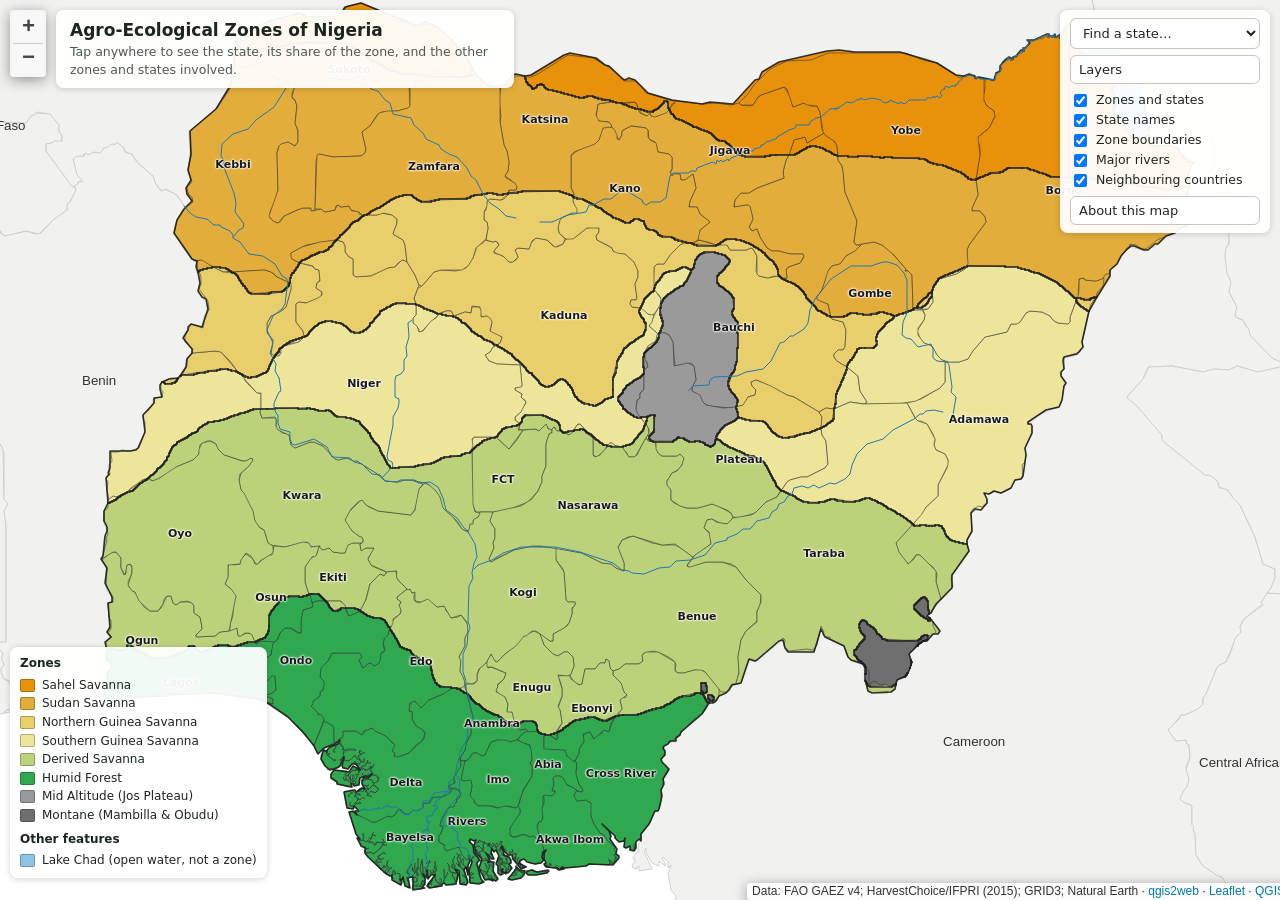
<file: nigeria-aez/index.html>
<!doctype html>
<html lang="en">
    <head>
        <meta charset="utf-8">
        <meta http-equiv="X-UA-Compatible" content="IE=edge">
        <meta name="viewport" content="initial-scale=1,width=device-width">
        <meta name="mobile-web-app-capable" content="yes">
        <meta name="apple-mobile-web-app-capable" content="yes">
        <link rel="stylesheet" href="css/leaflet.css">
                <link rel="stylesheet" href="css/qgis2web.css">
        <link rel="stylesheet" href="css/fontawesome-all.min.css">
        <link rel="stylesheet" href="css/leaflet.photon.css">
        <style>
        html,body{height:100%;margin:0}
        #map{position:absolute;inset:0;width:100%;height:100%;background:#e3eef3}
        .panel{position:absolute;z-index:1000;background:rgba(255,255,255,.94);border-radius:8px;box-shadow:0 1px 6px rgba(0,0,0,.18);font:13px/1.4 system-ui,-apple-system,"Segoe UI",Roboto,sans-serif;color:#1c2621}
        #title{top:10px;left:56px;right:10px;max-width:430px;padding:10px 14px}
        #title h1{margin:0 0 3px;font-size:17px;line-height:1.2}
        #title p{margin:0;color:#4d5953;font-size:12.5px}
        #legend{bottom:22px;left:10px;padding:8px 10px;max-width:250px}
        #legend b{display:block;margin-bottom:4px;font-size:12px}
        #legend .rows{display:block}#legend .rows>div{display:flex;align-items:center;gap:7px;font-size:12px;line-height:1.55}
        #legend i{width:13px;height:11px;border:1px solid rgba(0,0,0,.25);border-radius:2px;flex:none}
        #legend button{display:none;border:0;background:none;font:600 12px system-ui;color:#1c2621;padding:0;cursor:pointer}
        @media (max-width:600px){#title{left:52px}#title p{display:none}#legend{bottom:40px}#legend .rows{display:none}#legend.open .rows{display:block}#legend button{display:block}}
        .pp{min-width:220px;max-width:290px}.pz{font-weight:700;font-size:15px;line-height:1.2}.ps{color:#a8461f;font-weight:600;margin:2px 0 6px}
        .pp table th{font-weight:500;color:#4d5953;padding:1px 10px 1px 0}.pp table td{font-weight:600;white-space:nowrap}
        .ph{margin-top:8px;font-weight:700;font-size:12px}.pl{font-size:12px;color:#333}
        #tools{top:10px;right:10px;padding:8px 10px;display:flex;flex-direction:column;gap:6px;width:190px}
        #tools select,#tools button{font:500 13px system-ui,-apple-system,"Segoe UI",sans-serif;padding:6px 8px;border:1px solid #c9c6bb;border-radius:6px;background:#fff;color:#1c2621;width:100%}
        #tools button{cursor:pointer;text-align:left}
        #layers label{display:flex;align-items:center;gap:6px;font-size:12.5px;line-height:1.6;cursor:pointer}
        #about{display:none;top:100px;right:210px;width:min(360px,calc(100% - 20px));max-height:calc(100% - 140px);overflow:auto;padding:12px 14px;font-size:12.5px}
        #about.open{display:block;background:#fff}#about .x{float:right;border:0;background:none;font-size:18px;line-height:1;cursor:pointer;color:#555}#about h2{font-size:15px;margin:0 0 6px}#about p{margin:0 0 8px}
        #title{right:210px}
        @media (max-width:600px){#tools{width:150px;top:auto;bottom:40px;right:10px}#title{right:10px}#layers{display:none}#tools.open #layers{display:block}#about{top:auto;bottom:40px;right:10px;max-height:60%;z-index:1100}}
        #map{background:#ffffff !important}
        .stlbl{background:none;border:0}
        .stlbl span{display:block;transform:translate(-50%,-50%);white-space:nowrap;font:600 11px/1 system-ui,-apple-system,"Segoe UI",sans-serif;color:#1a1a1a;text-shadow:0 0 2px #fff,0 0 2px #fff,0 0 3px #fff}
        .small .stlbl span{font-size:9.5px}
        .css_neighbours_0{color:#8a8a8a !important}
        .leaflet-popup-content table{border-collapse:collapse}
        .leaflet-popup-content th{text-align:left;font-weight:600;padding:2px 10px 2px 0;vertical-align:top}
        .leaflet-popup-content td{padding:2px 0}
        </style>
        <title>Agro-Ecological Zones of Nigeria</title>
        <meta name="description" content="Interactive map of Nigeria's agro-ecological zones. Click any area to see the state, its share of the zone, and every state the zone covers.">
    </head>
    <body>
        <div id="map">
        </div>
        <div id="title" class="panel"><h1>Agro-Ecological Zones of Nigeria</h1><p>Tap anywhere to see the state, its share of the zone, and the other zones and states involved.</p></div>
        <div id="tools" class="panel">
          <select id="statePick" aria-label="Find a state"><option value="">Find a state…</option></select>
          <button type="button" id="layersBtn" onclick="document.getElementById('tools').classList.toggle('open')">Layers</button>
          <div id="layers">
            <label><input type="checkbox" id="lyZones" checked> Zones and states</label>
            <label><input type="checkbox" id="lyLabels" checked> State names</label>
            <label><input type="checkbox" id="lyBounds" checked> Zone boundaries</label>
            <label><input type="checkbox" id="lyRivers" checked> Major rivers</label>
            <label><input type="checkbox" id="lyNb" checked> Neighbouring countries</label>
          </div>
          <button type="button" onclick="document.getElementById('about').classList.toggle('open')">About this map</button>
        </div>
        <div id="about" class="panel">
          <button type="button" class="x" aria-label="Close" onclick="this.parentNode.classList.remove('open')">×</button><h2>About this map</h2>
          <p><b>What it shows.</b> Nigeria's agro-ecological zones, with every zone split by state. Tap any area to see how much of that state lies in the zone, which other zones the state contains, and every state the zone covers.</p>
          <p><b>How the zones were made.</b> This is a data-informed reconstruction, not a map derived entirely from one dataset. A published 7-zone map was georeferenced and digitised. FAO GAEZ v4 length of growing period (1981&ndash;2010) was sampled along each boundary. Four boundaries follow it closely (about 97, 157, 218 and 283 days) and were redrawn from the growing-period contours. The Northern/Southern Guinea Savanna boundary does not follow growing period, so it is kept as published. Uplands (Jos Plateau; Mambilla and Obudu) come from the tropic-cool classes of the HarvestChoice AEZ layer. Lake Chad is mapped as open water, not as a zone.</p>
          <p><b>How the numbers were calculated.</b> Zones were intersected with state boundaries and areas measured in Africa Albers Equal Area. Percentages come from these spatial intersections, not from counts of LGAs.</p>
          <p><b>Limits.</b> Boundaries are generalised to a few kilometres and zones are gradients, not walls. Treat the map as regional, not field-scale.</p>
          <p><b>Sources.</b></p><ol style="margin:0 0 8px;padding-left:18px">
          <li>FAO and IIASA, Global Agro-Ecological Zones v4 (GAEZ v4), total number of growing period days, 1981&ndash;2010, CRU TS3.2. <a href="https://gaez.fao.org/pages/data-viewer" target="_blank" rel="noopener">gaez.fao.org</a>. Documentation: Fischer et al. (2021), FAO, Rome, <a href="https://doi.org/10.4060/cb4744en" target="_blank" rel="noopener">doi.org/10.4060/cb4744en</a>.</li>
          <li>Harvest Choice; International Food Policy Research Institute (IFPRI), 2015, "Agro-Ecological Zones for Africa South of the Sahara", <a href="https://doi.org/10.7910/DVN/M7XIUB" target="_blank" rel="noopener">doi.org/10.7910/DVN/M7XIUB</a>, Harvard Dataverse, V3. Used for the upland zones.</li>
          <li>GRID3 Nigeria national and state boundaries.</li>
          <li>Natural Earth (rivers and neighbouring countries).</li></ol>
          <p>Coordinate system: WGS 84 (EPSG:4326).</p>
          <p><b>Data.</b> The shapefile and GeoPackage are available on request.</p>
          <p>Map by Halimat Akanbi &middot; November 2026</p>
        </div>
        <div id="legend" class="panel"><button type="button" onclick="this.parentNode.classList.toggle('open')">Legend ▾</button><div class="rows"><b>Zones</b>
        <div><i style="background:#e8920c"></i>Sahel Savanna</div><div><i style="background:#e3ad3c"></i>Sudan Savanna</div><div><i style="background:#e9cf6b"></i>Northern Guinea Savanna</div><div><i style="background:#ece59a"></i>Southern Guinea Savanna</div><div><i style="background:#bcd27a"></i>Derived Savanna</div><div><i style="background:#2fa84f"></i>Humid Forest</div><div><i style="background:#9a9a9a"></i>Mid Altitude (Jos Plateau)</div><div><i style="background:#6f6f6f"></i>Montane (Mambilla &amp; Obudu)</div><b style="margin-top:6px">Other features</b><div><i style="background:#8ec5e6"></i>Lake Chad (open water, not a zone)</div></div></div>
        <script src="js/qgis2web_expressions.js"></script>
        <script src="js/leaflet.js"></script>
                <script src="js/leaflet.rotatedMarker.js"></script>
        <script src="js/leaflet.pattern.js"></script>
        <script src="js/leaflet-hash.js"></script>
        <script src="js/Autolinker.min.js"></script>
        <script src="js/rbush.min.js"></script>
        <script src="js/labelgun.min.js"></script>
        <script src="js/labels.js"></script>
        <script src="js/leaflet.photon.js"></script>
        <script src="data/neighbours_0.js"></script>
        <script src="data/aez_zones_1.js"></script>
        <script src="data/zone_state_pieces_2.js"></script>
        <script src="data/zone_boundaries_3.js"></script>
        <script src="data/rivers_4.js"></script>
        <script>
        var map = L.map('map', {
            zoomControl:false, maxZoom:11, minZoom:5, maxBounds:[[0,-3],[18,21]]
        }).fitBounds([[4.2,2.6],[13.9,14.7]]);
        var hash = new L.Hash(map);
        map.attributionControl.setPrefix('Data: FAO GAEZ v4; HarvestChoice/IFPRI (2015); GRID3; Natural Earth &middot; <a href="https://github.com/qgis2web/qgis2web" target="_blank">qgis2web</a> &middot; <a href="https://leafletjs.com" title="A JS library for interactive maps">Leaflet</a> &middot; <a href="https://qgis.org">QGIS</a>');
        L.Popup.prototype.options.autoPanPaddingTopLeft=L.point(10,110);
        var autolinker = new Autolinker({truncate: {length: 30, location: 'smart'}});
        // remove popup's row if "visible-with-data"
        function removeEmptyRowsFromPopupContent(content, feature) {
         var tempDiv = document.createElement('div');
         tempDiv.innerHTML = content;
         var rows = tempDiv.querySelectorAll('tr');
         for (var i = 0; i < rows.length; i++) {
             var td = rows[i].querySelector('td.visible-with-data');
             var key = td ? td.id : '';
             if (td && td.classList.contains('visible-with-data') && feature.properties[key] == null) {
                 rows[i].parentNode.removeChild(rows[i]);
             }
         }
         return tempDiv.innerHTML;
        }
        // modify popup if contains media
        function addClassToPopupIfMedia(content, popup) {
            var tempDiv = document.createElement('div');
            tempDiv.innerHTML = content;
            var imgTd = tempDiv.querySelector('td img');
            if (imgTd) {
                var src = imgTd.getAttribute('src');
                if (/\.(jpg|jpeg|png|gif|bmp|webp|avif)$/i.test(src)) {
                    popup._contentNode.classList.add('media');
                    var img = popup._contentNode.querySelector('td img');
                    if (img) {
                        // If already loaded (cache), update immediately
                        if (img.complete && img.naturalHeight > 0) {
                            popup.update();
                        } else {
                            img.addEventListener('load', function() {
                                popup.update();
                            });
                            img.addEventListener('error', function() {
                                popup.update();
                            });
                        }
                    }
                } else if (/\.(mp3|wav|ogg|aac)$/i.test(src)) {
                    var audio = document.createElement('audio');
                    audio.controls = true;
                    audio.src = src;
                    imgTd.parentNode.replaceChild(audio, imgTd);
                    popup._contentNode.classList.add('media');
                    setTimeout(function() {
                        popup.setContent(tempDiv.innerHTML);
                        popup.update();
                    }, 10);
                } else if (/\.(mp4|webm|ogg|mov)$/i.test(src)) {
                    var video = document.createElement('video');
                    video.controls = true;
                    video.src = src;
                    video.style.width = "400px";
                    video.style.height = "300px";
                    video.style.maxHeight = "60vh";
                    video.style.maxWidth = "60vw";
                    imgTd.parentNode.replaceChild(video, imgTd);
                    popup._contentNode.classList.add('media');
                    // Aggiorna il popup quando il video carica i metadati
                    video.addEventListener('loadedmetadata', function() {
                        popup.update();
                    });
                    setTimeout(function() {
                        popup.setContent(tempDiv.innerHTML);
                        popup.update();
                    }, 10);
                } else {
                    popup._contentNode.classList.remove('media');
                }
            } else {
                popup._contentNode.classList.remove('media');
            }
        }
        var zoomControl = L.control.zoom({
            position: 'topleft'
        }).addTo(map);
        var bounds_group = new L.featureGroup([]);
        function setBounds() {
        }
        function pop_neighbours_0(feature, layer) {
            var popupContent = '<table>\
                    <tr>\
                        <td colspan="2">' + (feature.properties['fid'] !== null ? autolinker.link(String(feature.properties['fid']).replace(/'/g, '\'').toLocaleString()) : '') + '</td>\
                    </tr>\
                    <tr>\
                        <td colspan="2">' + (feature.properties['ADMIN'] !== null ? autolinker.link(String(feature.properties['ADMIN']).replace(/'/g, '\'').toLocaleString()) : '') + '</td>\
                    </tr>\
                </table>';
            var content = removeEmptyRowsFromPopupContent(popupContent, feature);
			layer.on('popupopen', function(e) {
				addClassToPopupIfMedia(content, e.popup);
			});
			layer.bindPopup(content, { maxHeight: 400 });
        }

        function style_neighbours_0_0() {
            return {
                pane: 'pane_neighbours_0',
                opacity: 1,
                color: 'rgba(200,195,183,1.0)',
                dashArray: '',
                lineCap: 'butt',
                lineJoin: 'miter',
                weight: 1.0, 
                fill: true,
                fillOpacity: 1,
                fillColor: 'rgba(236,233,224,1.0)',
                interactive: true,
            }
        }
        map.createPane('pane_neighbours_0');
        map.getPane('pane_neighbours_0').style.zIndex = 400;
        map.getPane('pane_neighbours_0').style['mix-blend-mode'] = 'normal';
        var layer_neighbours_0 = new L.geoJson(json_neighbours_0, {
            attribution: '',
            interactive: false,
            dataVar: 'json_neighbours_0',
            layerName: 'layer_neighbours_0',
            pane: 'pane_neighbours_0',
            
            style: style_neighbours_0_0,
        });
        bounds_group.addLayer(layer_neighbours_0);
        map.addLayer(layer_neighbours_0);
        function pop_aez_zones_1(feature, layer) {
            var popupContent = '<table>\
                    <tr>\
                        <td colspan="2">' + (feature.properties['ZONE'] !== null ? autolinker.link(String(feature.properties['ZONE']).replace(/'/g, '\'').toLocaleString()) : '') + '</td>\
                    </tr>\
                    <tr>\
                        <td colspan="2">' + (feature.properties['AREA_MHA'] !== null ? autolinker.link(String(feature.properties['AREA_MHA']).replace(/'/g, '\'').toLocaleString()) : '') + '</td>\
                    </tr>\
                    <tr>\
                        <td colspan="2">' + (feature.properties['LGP_DAYS'] !== null ? autolinker.link(String(feature.properties['LGP_DAYS']).replace(/'/g, '\'').toLocaleString()) : '') + '</td>\
                    </tr>\
                    <tr>\
                        <td colspan="2">' + (feature.properties['REGIME'] !== null ? autolinker.link(String(feature.properties['REGIME']).replace(/'/g, '\'').toLocaleString()) : '') + '</td>\
                    </tr>\
                    <tr>\
                        <td colspan="2">' + (feature.properties['N_STATES'] !== null ? autolinker.link(String(feature.properties['N_STATES']).replace(/'/g, '\'').toLocaleString()) : '') + '</td>\
                    </tr>\
                    <tr>\
                        <td colspan="2">' + (feature.properties['STATES'] !== null ? autolinker.link(String(feature.properties['STATES']).replace(/'/g, '\'').toLocaleString()) : '') + '</td>\
                    </tr>\
                </table>';
            var content = removeEmptyRowsFromPopupContent(popupContent, feature);
			layer.on('popupopen', function(e) {
				addClassToPopupIfMedia(content, e.popup);
			});
			layer.bindPopup(content, { maxHeight: 400 });
        }

        function style_aez_zones_1_0(feature) {
            switch(String(feature.properties['q2wHide_ZONE_ID'])) {
                case '1':
                    return {
                pane: 'pane_aez_zones_1',
                opacity: 1,
                color: 'rgba(60,60,60,0.5882352941176471)',
                dashArray: '',
                lineCap: 'butt',
                lineJoin: 'miter',
                weight: 1.0, 
                fill: true,
                fillOpacity: 1,
                fillColor: 'rgba(245,231,170,1.0)',
                interactive: true,
            }
                    break;
                case '2':
                    return {
                pane: 'pane_aez_zones_1',
                opacity: 1,
                color: 'rgba(60,60,60,0.5882352941176471)',
                dashArray: '',
                lineCap: 'butt',
                lineJoin: 'miter',
                weight: 1.0, 
                fill: true,
                fillOpacity: 1,
                fillColor: 'rgba(227,180,108,1.0)',
                interactive: true,
            }
                    break;
                case '3':
                    return {
                pane: 'pane_aez_zones_1',
                opacity: 1,
                color: 'rgba(60,60,60,0.5882352941176471)',
                dashArray: '',
                lineCap: 'butt',
                lineJoin: 'miter',
                weight: 1.0, 
                fill: true,
                fillOpacity: 1,
                fillColor: 'rgba(210,224,162,1.0)',
                interactive: true,
            }
                    break;
                case '4':
                    return {
                pane: 'pane_aez_zones_1',
                opacity: 1,
                color: 'rgba(60,60,60,0.5882352941176471)',
                dashArray: '',
                lineCap: 'butt',
                lineJoin: 'miter',
                weight: 1.0, 
                fill: true,
                fillOpacity: 1,
                fillColor: 'rgba(162,194,87,1.0)',
                interactive: true,
            }
                    break;
                case '5':
                    return {
                pane: 'pane_aez_zones_1',
                opacity: 1,
                color: 'rgba(60,60,60,0.5882352941176471)',
                dashArray: '',
                lineCap: 'butt',
                lineJoin: 'miter',
                weight: 1.0, 
                fill: true,
                fillOpacity: 1,
                fillColor: 'rgba(78,145,80,1.0)',
                interactive: true,
            }
                    break;
                case '6':
                    return {
                pane: 'pane_aez_zones_1',
                opacity: 1,
                color: 'rgba(60,60,60,0.5882352941176471)',
                dashArray: '',
                lineCap: 'butt',
                lineJoin: 'miter',
                weight: 1.0, 
                fill: true,
                fillOpacity: 1,
                fillColor: 'rgba(29,86,49,1.0)',
                interactive: true,
            }
                    break;
                case '7':
                    return {
                pane: 'pane_aez_zones_1',
                opacity: 1,
                color: 'rgba(60,60,60,0.5882352941176471)',
                dashArray: '',
                lineCap: 'butt',
                lineJoin: 'miter',
                weight: 1.0, 
                fill: true,
                fillOpacity: 1,
                fillColor: 'rgba(195,177,224,1.0)',
                interactive: true,
            }
                    break;
                case '9':
                    return {
                pane: 'pane_aez_zones_1',
                opacity: 1,
                color: 'rgba(60,60,60,0.5882352941176471)',
                dashArray: '',
                lineCap: 'butt',
                lineJoin: 'miter',
                weight: 1.0, 
                fill: true,
                fillOpacity: 1,
                fillColor: 'rgba(127,90,168,1.0)',
                interactive: true,
            }
                    break;
                case '8':
                    return {
                pane: 'pane_aez_zones_1',
                opacity: 1,
                color: 'rgba(60,60,60,0.5882352941176471)',
                dashArray: '',
                lineCap: 'butt',
                lineJoin: 'miter',
                weight: 1.0, 
                fill: true,
                fillOpacity: 1,
                fillColor: 'rgba(142,197,230,1.0)',
                interactive: true,
            }
                    break;
            }
        }
        map.createPane('pane_aez_zones_1');
        map.getPane('pane_aez_zones_1').style.zIndex = 401;
        map.getPane('pane_aez_zones_1').style['mix-blend-mode'] = 'normal';
        var layer_aez_zones_1 = new L.geoJson(json_aez_zones_1, {
            attribution: '',
            interactive: true,
            dataVar: 'json_aez_zones_1',
            layerName: 'layer_aez_zones_1',
            pane: 'pane_aez_zones_1',
            onEachFeature: pop_aez_zones_1,
            style: style_aez_zones_1_0,
        });
        bounds_group.addLayer(layer_aez_zones_1);
        map.addLayer(layer_aez_zones_1);
        function pop_zone_state_pieces_2(feature, layer) {
            layer.on({mouseover:function(e){e.target.setStyle({weight:2.2,color:'#a8461f',opacity:1});if(e.target.bringToFront)e.target.bringToFront();},mouseout:function(e){layer_zone_state_pieces_2.resetStyle(e.target);}});
            var p=feature.properties, n=function(v){return Number(v).toLocaleString('en-US')};
            var popupContent = '<div class="pp"><div class="pz">'+p['ZONE']+'</div>'+
              '<div class="ps">'+p['STATE']+' State</div>'+
              '<table>'+
              '<tr><th>Area of '+p['STATE']+' in this zone</th><td>'+n(p['KM2'])+' km²</td></tr>'+
              '<tr><th>Share of '+p['STATE']+'</th><td>'+p['PCT_STATE']+'%</td></tr>'+
              '<tr><th>Share of this zone</th><td>'+p['PCT_ZONE']+'%</td></tr>'+
              '<tr><th>Zone area</th><td>'+p['ZONE_AREA_MHA']+' million ha</td></tr></table>'+
              '<div class="ph">Zones in '+p['STATE']+'</div><div class="pl">'+p['STATE_ZONES']+'</div>'+
              '<div class="ph">States in the '+p['ZONE']+'</div><div class="pl">'+p['ZONE_STATES']+'</div></div>';
            var content = removeEmptyRowsFromPopupContent(popupContent, feature);
			layer.on('popupopen', function(e) {
				addClassToPopupIfMedia(content, e.popup);
			});
			layer.bindPopup(content, { maxHeight: 400 });
        }

        function style_zone_state_pieces_2_0(feature) {
            switch(String(feature.properties['q2wHide_ZONE_ID'])) {
                case '1':
                    return {
                pane: 'pane_zone_state_pieces_2',
                opacity: 1,
                color: 'rgba(159,143,71,0.7843137254901961)',
                dashArray: '',
                lineCap: 'butt',
                lineJoin: 'miter',
                weight: 1.0, 
                fill: true,
                fillOpacity: 1,
                fillColor: 'rgba(245,231,170,1.0)',
                interactive: true,
            }
                    break;
                case '2':
                    return {
                pane: 'pane_zone_state_pieces_2',
                opacity: 1,
                color: 'rgba(212,144,40,0.7843137254901961)',
                dashArray: '',
                lineCap: 'butt',
                lineJoin: 'miter',
                weight: 1.0, 
                fill: true,
                fillOpacity: 1,
                fillColor: 'rgba(227,180,108,1.0)',
                interactive: true,
            }
                    break;
                case '3':
                    return {
                pane: 'pane_zone_state_pieces_2',
                opacity: 1,
                color: 'rgba(127,148,54,0.7843137254901961)',
                dashArray: '',
                lineCap: 'butt',
                lineJoin: 'miter',
                weight: 1.0, 
                fill: true,
                fillOpacity: 1,
                fillColor: 'rgba(210,224,162,1.0)',
                interactive: true,
            }
                    break;
                case '4':
                    return {
                pane: 'pane_zone_state_pieces_2',
                opacity: 1,
                color: 'rgba(99,130,27,0.7843137254901961)',
                dashArray: '',
                lineCap: 'butt',
                lineJoin: 'miter',
                weight: 1.0, 
                fill: true,
                fillOpacity: 1,
                fillColor: 'rgba(162,194,87,1.0)',
                interactive: true,
            }
                    break;
                case '5':
                    return {
                pane: 'pane_zone_state_pieces_2',
                opacity: 1,
                color: 'rgba(41,129,43,0.7843137254901961)',
                dashArray: '',
                lineCap: 'butt',
                lineJoin: 'miter',
                weight: 1.0, 
                fill: true,
                fillOpacity: 1,
                fillColor: 'rgba(78,145,80,1.0)',
                interactive: true,
            }
                    break;
                case '6':
                    return {
                pane: 'pane_zone_state_pieces_2',
                opacity: 1,
                color: 'rgba(28,137,66,0.7843137254901961)',
                dashArray: '',
                lineCap: 'butt',
                lineJoin: 'miter',
                weight: 1.0, 
                fill: true,
                fillOpacity: 1,
                fillColor: 'rgba(29,86,49,1.0)',
                interactive: true,
            }
                    break;
                case '7':
                    return {
                pane: 'pane_zone_state_pieces_2',
                opacity: 1,
                color: 'rgba(150,118,200,0.7843137254901961)',
                dashArray: '',
                lineCap: 'butt',
                lineJoin: 'miter',
                weight: 1.0, 
                fill: true,
                fillOpacity: 1,
                fillColor: 'rgba(195,177,224,1.0)',
                interactive: true,
            }
                    break;
                case '9':
                    return {
                pane: 'pane_zone_state_pieces_2',
                opacity: 1,
                color: 'rgba(163,136,192,0.7843137254901961)',
                dashArray: '',
                lineCap: 'butt',
                lineJoin: 'miter',
                weight: 1.0, 
                fill: true,
                fillOpacity: 1,
                fillColor: 'rgba(127,90,168,1.0)',
                interactive: true,
            }
                    break;
                case '8':
                    return {
                pane: 'pane_zone_state_pieces_2',
                opacity: 1,
                color: 'rgba(75,162,215,0.7843137254901961)',
                dashArray: '',
                lineCap: 'butt',
                lineJoin: 'miter',
                weight: 1.0, 
                fill: true,
                fillOpacity: 1,
                fillColor: 'rgba(142,197,230,1.0)',
                interactive: true,
            }
                    break;
            }
        }
        map.createPane('pane_zone_state_pieces_2');
        map.getPane('pane_zone_state_pieces_2').style.zIndex = 402;
        map.getPane('pane_zone_state_pieces_2').style['mix-blend-mode'] = 'normal';
        var layer_zone_state_pieces_2 = new L.geoJson(json_zone_state_pieces_2, {
            attribution: '',
            interactive: true,
            dataVar: 'json_zone_state_pieces_2',
            layerName: 'layer_zone_state_pieces_2',
            pane: 'pane_zone_state_pieces_2',
            onEachFeature: pop_zone_state_pieces_2,
            style: style_zone_state_pieces_2_0,
        });
        bounds_group.addLayer(layer_zone_state_pieces_2);
        map.addLayer(layer_zone_state_pieces_2);
        function pop_zone_boundaries_3(feature, layer) {
            var popupContent = '<table>\
                    <tr>\
                        <td colspan="2">' + (feature.properties['fid'] !== null ? autolinker.link(String(feature.properties['fid']).replace(/'/g, '\'').toLocaleString()) : '') + '</td>\
                    </tr>\
                    <tr>\
                        <th scope="row">KIND</th>\
                        <td class="visible-with-data" id="KIND">' + (feature.properties['KIND'] !== null ? autolinker.link(String(feature.properties['KIND']).replace(/'/g, '\'').toLocaleString()) : '') + '</td>\
                    </tr>\
                </table>';
            var content = removeEmptyRowsFromPopupContent(popupContent, feature);
			layer.on('popupopen', function(e) {
				addClassToPopupIfMedia(content, e.popup);
			});
			layer.bindPopup(content, { maxHeight: 400 });
        }

        function style_zone_boundaries_3_0() {
            return {
                pane: 'pane_zone_boundaries_3',
                opacity: 1,
                color: 'rgba(38,44,40,1.0)',
                dashArray: '',
                lineCap: 'round',
                lineJoin: 'round',
                weight: 1.0,
                fillOpacity: 0,
                interactive: true,
            }
        }
        map.createPane('pane_zone_boundaries_3');
        map.getPane('pane_zone_boundaries_3').style.zIndex = 403;
        map.getPane('pane_zone_boundaries_3').style['mix-blend-mode'] = 'normal';
        var layer_zone_boundaries_3 = new L.geoJson(json_zone_boundaries_3, {
            attribution: '',
            interactive: false,
            dataVar: 'json_zone_boundaries_3',
            layerName: 'layer_zone_boundaries_3',
            pane: 'pane_zone_boundaries_3',
            
            style: style_zone_boundaries_3_0,
        });
        bounds_group.addLayer(layer_zone_boundaries_3);
        map.addLayer(layer_zone_boundaries_3);
        function pop_rivers_4(feature, layer) {
            var popupContent = '<table>\
                    <tr>\
                        <td colspan="2">' + (feature.properties['fid'] !== null ? autolinker.link(String(feature.properties['fid']).replace(/'/g, '\'').toLocaleString()) : '') + '</td>\
                    </tr>\
                    <tr>\
                        <td colspan="2">' + (feature.properties['name'] !== null ? autolinker.link(String(feature.properties['name']).replace(/'/g, '\'').toLocaleString()) : '') + '</td>\
                    </tr>\
                </table>';
            var content = removeEmptyRowsFromPopupContent(popupContent, feature);
			layer.on('popupopen', function(e) {
				addClassToPopupIfMedia(content, e.popup);
			});
			layer.bindPopup(content, { maxHeight: 400 });
        }

        function style_rivers_4_0() {
            return {
                pane: 'pane_rivers_4',
                opacity: 1,
                color: 'rgba(31,120,180,1.0)',
                dashArray: '',
                lineCap: 'round',
                lineJoin: 'round',
                weight: 1.0,
                fillOpacity: 0,
                interactive: true,
            }
        }
        map.createPane('pane_rivers_4');
        map.getPane('pane_rivers_4').style.zIndex = 404;
        map.getPane('pane_rivers_4').style['mix-blend-mode'] = 'normal';
        var layer_rivers_4 = new L.geoJson(json_rivers_4, {
            attribution: '',
            interactive: false,
            dataVar: 'json_rivers_4',
            layerName: 'layer_rivers_4',
            pane: 'pane_rivers_4',
            
            style: style_rivers_4_0,
        });
        bounds_group.addLayer(layer_rivers_4);
        map.addLayer(layer_rivers_4);
        setBounds();
        var T=document.getElementById('title');T.style.transition='opacity .2s';
        map.on('popupopen',function(){T.style.opacity=0;T.style.pointerEvents='none'});
        map.on('popupclose',function(){T.style.opacity=1;T.style.pointerEvents=''});
        var i = 0;
        layer_neighbours_0.eachLayer(function(layer) {
            var context = {
                feature: layer.feature,
                variables: {}
            };
            layer.bindTooltip((layer.feature.properties['ADMIN'] !== null?String('<div style="color: #323232; font-size: 10pt; font-family: \'Open Sans\', sans-serif;">' + layer.feature.properties['ADMIN']).replace(/\\n/g, '<br>') + '</div>':''), {permanent: true, offset: [-0, -16], className: 'css_neighbours_0'});
            labels.push(layer);
            totalMarkers += 1;
              layer.added = true;
              addLabel(layer, i);
              i++;
        });
        resetLabels([layer_neighbours_0]);
        map.on("zoomend", function(){
            resetLabels([layer_neighbours_0]);
        });
        map.on("layeradd", function(){
            resetLabels([layer_neighbours_0]);
        });
        map.on("layerremove", function(){
            resetLabels([layer_neighbours_0]);
        });

        // state search
        (function(){
          var sb={};
          layer_zone_state_pieces_2.eachLayer(function(l){var n=l.feature.properties['STATE'];var b=l.getBounds();sb[n]=sb[n]?sb[n].extend(b):L.latLngBounds(b.getSouthWest(),b.getNorthEast());});
          var sel=document.getElementById('statePick');
          Object.keys(sb).sort().forEach(function(n){var o=document.createElement('option');o.value=n;o.textContent=n;sel.appendChild(o);});
          var hl=null;
          sel.addEventListener('change',function(){
            if(hl){map.removeLayer(hl);hl=null;} var n=sel.value; if(!n)return;
            var g=[];layer_zone_state_pieces_2.eachLayer(function(l){if(l.feature.properties['STATE']===n)g.push(l.feature);});
            hl=L.geoJSON({type:'FeatureCollection',features:g},{interactive:false,style:{color:'#a8461f',weight:3,fill:false}}).addTo(map);
            map.flyToBounds(sb[n],{padding:[40,40],maxZoom:8,duration:.6});
          });
          // layer toggles
          var T={lyZones:[layer_zone_state_pieces_2,layer_aez_zones_1],lyBounds:[layer_zone_boundaries_3],lyRivers:[layer_rivers_4],lyNb:[layer_neighbours_0]};
          Object.keys(T).forEach(function(id){document.getElementById(id).addEventListener('change',function(e){T[id].forEach(function(l){e.target.checked?map.addLayer(l):map.removeLayer(l);});});});
        })();

        // ---- dry-to-wet restyle ----
        (function(){
          var FILL={'1':'#e8920c','2':'#e3ad3c','3':'#e9cf6b','4':'#ece59a','5':'#bcd27a','6':'#2fa84f','7':'#9a9a9a','8':'#8ec5e6','9':'#6f6f6f'};
          function zid(f){return String(f.properties['q2wHide_ZONE_ID']!=null?f.properties['q2wHide_ZONE_ID']:f.properties['ZONE_ID']);}
          var pieceStyle=function(f){return {pane:'pane_zone_state_pieces_2',color:'#3a3a3a',weight:0.7,opacity:0.85,fill:true,fillOpacity:1,fillColor:FILL[zid(f)]||'#ccc',interactive:true};};
          layer_zone_state_pieces_2.options.style=pieceStyle; layer_zone_state_pieces_2.setStyle(pieceStyle);
          var zoneStyle=function(f){return {pane:'pane_aez_zones_1',stroke:false,fill:true,fillOpacity:1,fillColor:FILL[zid(f)]||'#ccc',interactive:true};};
          layer_aez_zones_1.options.style=zoneStyle; layer_aez_zones_1.setStyle(zoneStyle);
          var nb=function(){return {pane:'pane_neighbours_0',color:'#c9c9c9',weight:0.8,fill:true,fillColor:'#f1f1ef',fillOpacity:1,interactive:false};};
          layer_neighbours_0.options.style=nb; layer_neighbours_0.setStyle(nb);
          var zb=function(){return {pane:'pane_zone_boundaries_3',color:'#1f1f1f',weight:1.6,opacity:0.9,interactive:false};};
          layer_zone_boundaries_3.options.style=zb; layer_zone_boundaries_3.setStyle(zb);
          // state labels
          var LBL=[["Abia", 5.664, 7.576], ["Adamawa", 9.417, 12.321], ["Akwa Ibom", 4.84, 7.825], ["Anambra", 6.112, 6.967], ["Bauchi", 10.411, 9.629], ["Bayelsa", 4.866, 6.065], ["Benue", 7.273, 9.22], ["Borno", 11.886, 13.255], ["Cross River", 5.56, 8.382], ["Delta", 5.464, 6.026], ["Ebonyi", 6.277, 8.059], ["Edo", 6.782, 6.187], ["Ekiti", 7.701, 5.218], ["Enugu", 6.497, 7.404], ["FCT", 8.77, 7.09], ["Gombe", 10.777, 11.123], ["Imo", 5.498, 7.033], ["Jigawa", 12.322, 9.585], ["Kaduna", 10.547, 7.76], ["Kano", 11.91, 8.426], ["Katsina", 12.647, 7.547], ["Kebbi", 12.164, 4.125], ["Kogi", 7.542, 7.302], ["Kwara", 8.595, 4.878], ["Lagos", 6.559, 3.546], ["Nasarawa", 8.484, 8.02], ["Niger", 9.811, 5.554], ["Ogun", 7.011, 3.124], ["Ondo", 6.798, 4.816], ["Osun", 7.486, 4.533], ["Oyo", 8.184, 3.542], ["Plateau", 8.987, 9.679], ["Rivers", 5.038, 6.688], ["Sokoto", 13.191, 5.389], ["Taraba", 7.963, 10.609], ["Yobe", 12.528, 11.517], ["Zamfara", 12.142, 6.324]];
          map.createPane('pane_state_labels'); map.getPane('pane_state_labels').style.zIndex=650; map.getPane('pane_state_labels').style.pointerEvents='none';
          var labels=L.layerGroup(LBL.map(function(a){return L.marker([a[1],a[2]],{pane:'pane_state_labels',interactive:false,
            icon:L.divIcon({className:'stlbl',html:'<span>'+a[0]+'</span>',iconSize:null})});})).addTo(map);
          function lblVis(){var z=map.getZoom();var el=map.getPane('pane_state_labels');el.style.display=z<6?'none':'';el.classList.toggle('small',z<7);}
          map.on('zoomend',lblVis); lblVis();
          var cb=document.getElementById('lyLabels'); if(cb) cb.addEventListener('change',function(e){e.target.checked?map.addLayer(labels):map.removeLayer(labels);});
        })();
        </script>
    </body>
</html>
</file>
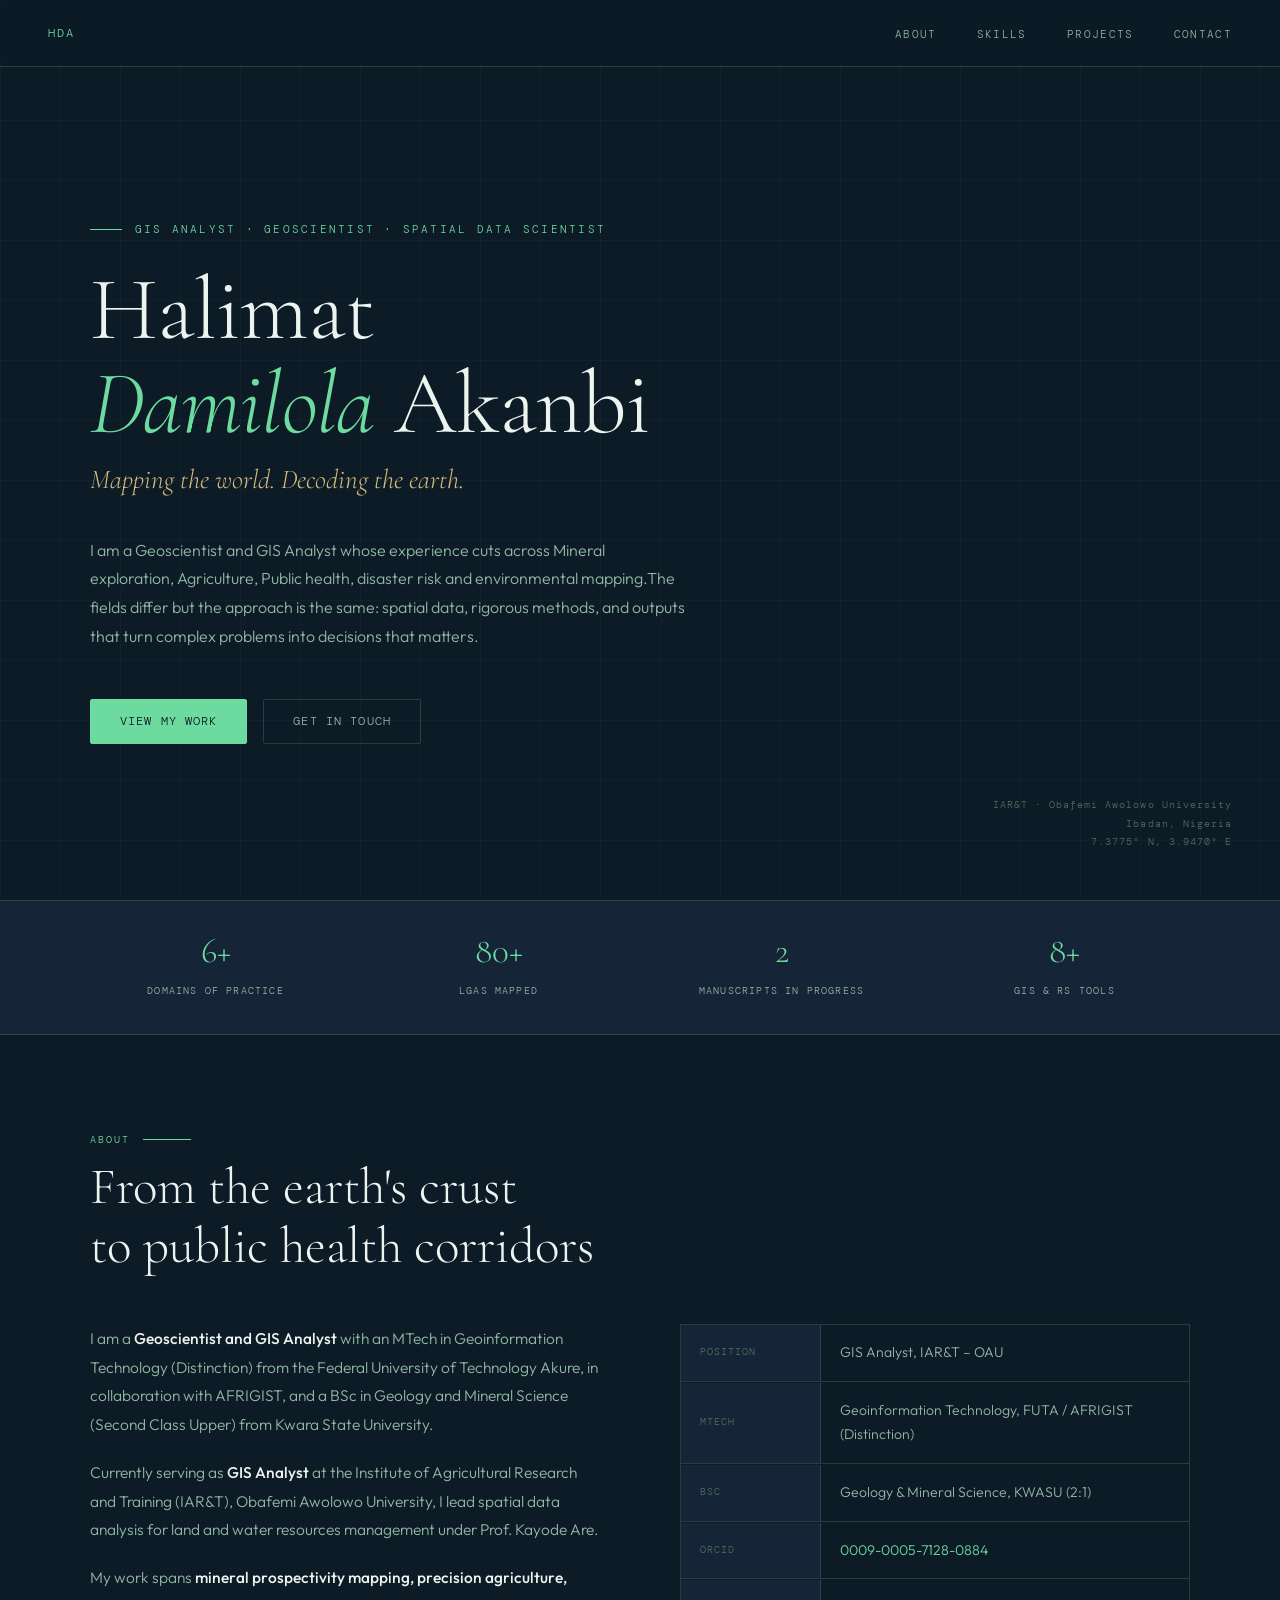
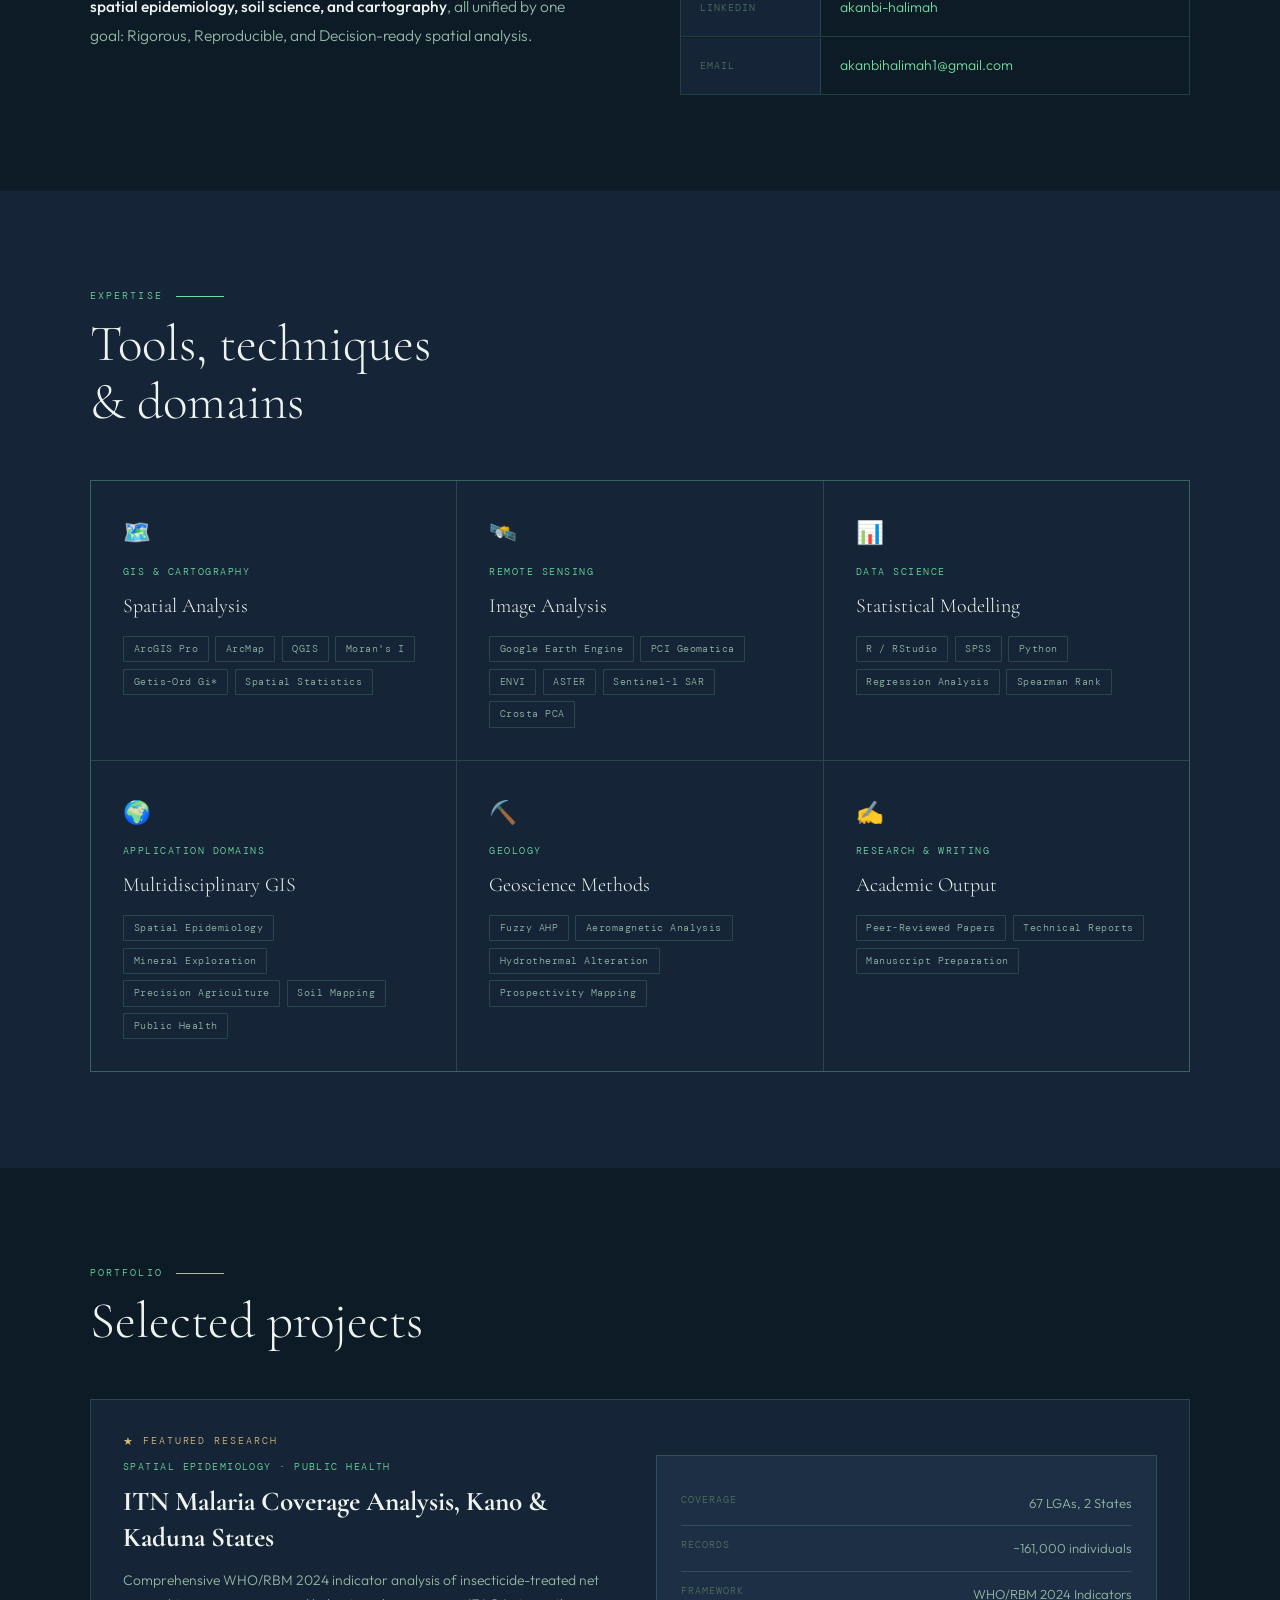
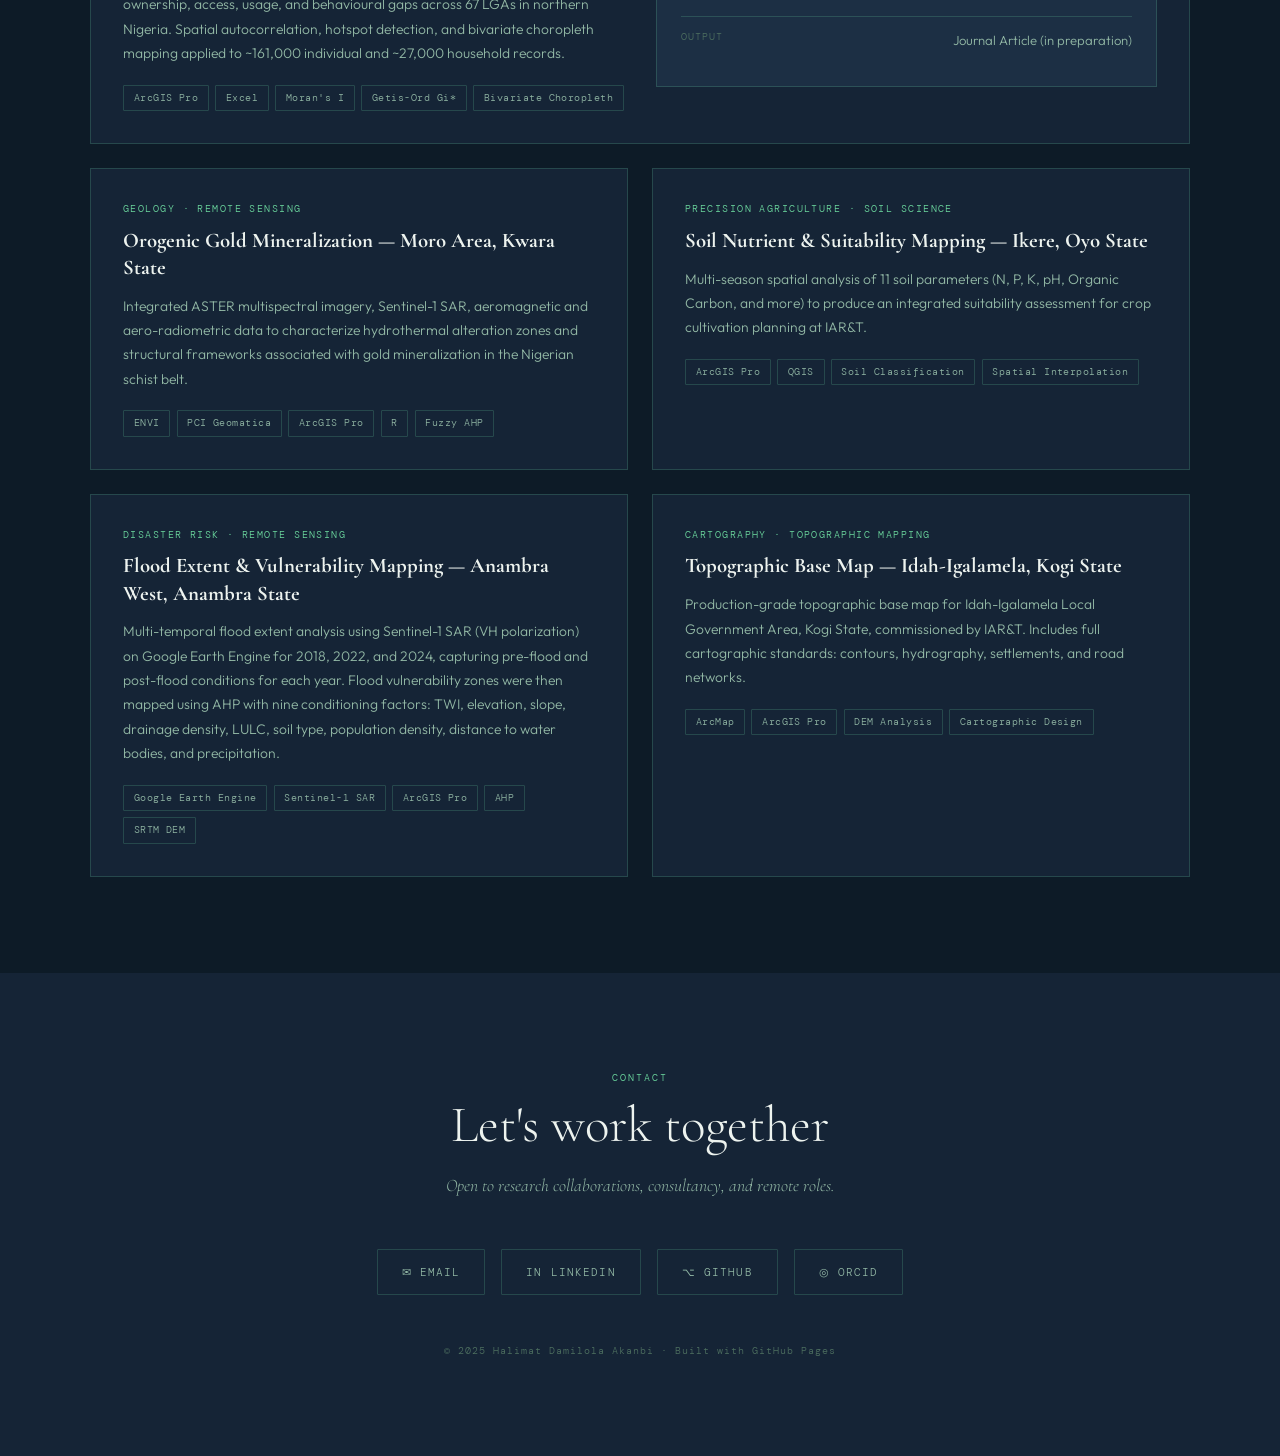
<file: index (1) (1).html>
<!DOCTYPE html>
<html lang="en">
<head>
  <meta charset="UTF-8" />
  <meta name="viewport" content="width=device-width, initial-scale=1.0"/>
  <title>Halimat Damilola Akanbi | GIS Analyst & Geoscientist</title>
  <link href="https://fonts.googleapis.com/css2?family=Cormorant+Garamond:ital,wght@0,300;0,400;0,600;1,300;1,400&family=DM+Mono:wght@300;400;500&family=Outfit:wght@300;400;500;600&display=swap" rel="stylesheet">
  <style>
    *, *::before, *::after { margin: 0; padding: 0; box-sizing: border-box; }

    :root {
      --bg: #0d1b27;
      --surface: #152436;
      --surface2: #1c2f44;
      --border: rgba(100,200,155,0.22);
      --green: #6ddba0;
      --green-dim: rgba(109,219,160,0.22);
      --green-glow: rgba(109,219,160,0.09);
      --gold: #d4bb7d;
      --gold-dim: rgba(212,187,125,0.18);
      --text: #edf3ef;
      --text-muted: #92b8a5;
      --text-dim: #4e7060;
      --font-serif: 'Cormorant Garamond', Georgia, serif;
      --font-mono: 'DM Mono', monospace;
      --font-sans: 'Outfit', sans-serif;
    }

    html { scroll-behavior: smooth; }

    body {
      background: var(--bg);
      color: var(--text);
      font-family: var(--font-sans);
      font-weight: 300;
      line-height: 1.7;
      overflow-x: hidden;
    }

    /* GRID OVERLAY */
    body::before {
      content: '';
      position: fixed;
      inset: 0;
      background-image:
        linear-gradient(rgba(109,219,160,0.04) 1px, transparent 1px),
        linear-gradient(90deg, rgba(109,219,160,0.04) 1px, transparent 1px);
      background-size: 60px 60px;
      pointer-events: none;
      z-index: 0;
    }

    /* NAV */
    nav {
      position: fixed;
      top: 0; left: 0; right: 0;
      z-index: 100;
      padding: 1.2rem 3rem;
      display: flex;
      align-items: center;
      justify-content: space-between;
      background: rgba(13,27,39,0.9);
      backdrop-filter: blur(12px);
      border-bottom: 1px solid var(--border);
    }

    .nav-logo {
      font-family: var(--font-mono);
      font-size: 0.75rem;
      color: var(--green);
      letter-spacing: 0.15em;
      text-transform: uppercase;
    }

    .nav-links {
      display: flex;
      gap: 2.5rem;
      list-style: none;
    }

    .nav-links a {
      font-family: var(--font-mono);
      font-size: 0.7rem;
      color: var(--text-muted);
      text-decoration: none;
      letter-spacing: 0.12em;
      text-transform: uppercase;
      transition: color 0.3s;
    }

    .nav-links a:hover { color: var(--green); }

    /* HERO */
    #hero {
      min-height: 100vh;
      display: flex;
      align-items: center;
      padding: 8rem 3rem 4rem;
      position: relative;
      z-index: 1;
    }

    .hero-inner {
      max-width: 1100px;
      margin: 0 auto;
      width: 100%;
    }

    .hero-tag {
      font-family: var(--font-mono);
      font-size: 0.7rem;
      color: var(--green);
      letter-spacing: 0.2em;
      text-transform: uppercase;
      margin-bottom: 1.5rem;
      display: flex;
      align-items: center;
      gap: 0.8rem;
    }

    .hero-tag::before {
      content: '';
      width: 2rem;
      height: 1px;
      background: var(--green);
    }

    .hero-name {
      font-family: var(--font-serif);
      font-size: clamp(3rem, 7vw, 6.5rem);
      font-weight: 300;
      line-height: 1.05;
      letter-spacing: -0.01em;
      color: var(--text);
      margin-bottom: 0.4rem;
    }

    .hero-name em {
      font-style: italic;
      color: var(--green);
    }

    .hero-title {
      font-family: var(--font-serif);
      font-size: clamp(1.1rem, 2.5vw, 1.7rem);
      font-weight: 300;
      font-style: italic;
      color: var(--gold);
      margin-bottom: 2rem;
    }

    .hero-desc {
      max-width: 600px;
      font-size: 1rem;
      color: var(--text-muted);
      line-height: 1.8;
      margin-bottom: 3rem;
    }

    .hero-actions {
      display: flex;
      gap: 1rem;
      flex-wrap: wrap;
    }

    .btn {
      display: inline-flex;
      align-items: center;
      gap: 0.5rem;
      padding: 0.75rem 1.8rem;
      font-family: var(--font-mono);
      font-size: 0.72rem;
      letter-spacing: 0.1em;
      text-transform: uppercase;
      text-decoration: none;
      border-radius: 2px;
      transition: all 0.3s;
      cursor: pointer;
    }

    .btn-primary {
      background: var(--green);
      color: var(--bg);
      border: 1px solid var(--green);
    }

    .btn-primary:hover {
      background: transparent;
      color: var(--green);
    }

    .btn-secondary {
      background: transparent;
      color: var(--text-muted);
      border: 1px solid var(--border);
    }

    .btn-secondary:hover {
      border-color: var(--green);
      color: var(--green);
    }

    /* COORDS DECORATION */
    .hero-coords {
      position: absolute;
      bottom: 3rem;
      right: 3rem;
      font-family: var(--font-mono);
      font-size: 0.65rem;
      color: var(--text-dim);
      letter-spacing: 0.1em;
      text-align: right;
      line-height: 1.8;
    }

    /* STATS BAR */
    .stats-bar {
      position: relative;
      z-index: 1;
      background: var(--surface);
      border-top: 1px solid var(--border);
      border-bottom: 1px solid var(--border);
      padding: 2rem 3rem;
    }

    .stats-inner {
      max-width: 1100px;
      margin: 0 auto;
      display: grid;
      grid-template-columns: repeat(4, 1fr);
      gap: 2rem;
    }

    .stat {
      text-align: center;
    }

    .stat-num {
      font-family: var(--font-serif);
      font-size: 2.2rem;
      font-weight: 300;
      color: var(--green);
      display: block;
      line-height: 1;
      margin-bottom: 0.4rem;
    }

    .stat-label {
      font-family: var(--font-mono);
      font-size: 0.62rem;
      color: var(--text-muted);
      letter-spacing: 0.12em;
      text-transform: uppercase;
    }

    /* SECTIONS */
    section {
      position: relative;
      z-index: 1;
      padding: 6rem 3rem;
    }

    .section-inner {
      max-width: 1100px;
      margin: 0 auto;
    }

    .section-label {
      font-family: var(--font-mono);
      font-size: 0.65rem;
      color: var(--green);
      letter-spacing: 0.2em;
      text-transform: uppercase;
      margin-bottom: 0.6rem;
      display: flex;
      align-items: center;
      gap: 0.8rem;
    }

    .section-label::after {
      content: '';
      flex: 1;
      max-width: 3rem;
      height: 1px;
      background: var(--green);
    }

    .section-title {
      font-family: var(--font-serif);
      font-size: clamp(2rem, 4vw, 3.2rem);
      font-weight: 300;
      line-height: 1.15;
      margin-bottom: 3rem;
    }

    /* ABOUT */
    #about { background: var(--bg); }

    .about-grid {
      display: grid;
      grid-template-columns: 1fr 1fr;
      gap: 5rem;
      align-items: start;
    }

    .about-text p {
      color: var(--text-muted);
      font-size: 0.97rem;
      line-height: 1.85;
      margin-bottom: 1.2rem;
    }

    .about-text p strong {
      color: var(--text);
      font-weight: 500;
    }

    .about-details {
      display: flex;
      flex-direction: column;
      gap: 1px;
      border: 1px solid var(--border);
    }

    .detail-row {
      display: grid;
      grid-template-columns: 140px 1fr;
      border-bottom: 1px solid var(--border);
    }

    .detail-row:last-child { border-bottom: none; }

    .detail-key {
      font-family: var(--font-mono);
      font-size: 0.62rem;
      color: var(--text-dim);
      letter-spacing: 0.1em;
      text-transform: uppercase;
      padding: 1rem 1.2rem;
      background: var(--surface);
      border-right: 1px solid var(--border);
      display: flex;
      align-items: center;
    }

    .detail-val {
      font-size: 0.88rem;
      color: var(--text-muted);
      padding: 1rem 1.2rem;
    }

    .detail-val a {
      color: var(--green);
      text-decoration: none;
    }

    /* SKILLS */
    #skills { background: var(--surface); }

    .skills-grid {
      display: grid;
      grid-template-columns: repeat(3, 1fr);
      gap: 1px;
      background: var(--border);
      border: 1px solid var(--border);
    }

    .skill-card {
      background: var(--surface);
      padding: 2rem;
      transition: background 0.3s;
    }

    .skill-card:hover { background: var(--surface2); }

    .skill-icon {
      font-size: 1.4rem;
      margin-bottom: 0.8rem;
    }

    .skill-cat {
      font-family: var(--font-mono);
      font-size: 0.62rem;
      color: var(--green);
      letter-spacing: 0.15em;
      text-transform: uppercase;
      margin-bottom: 0.5rem;
    }

    .skill-title {
      font-family: var(--font-serif);
      font-size: 1.25rem;
      color: var(--text);
      margin-bottom: 0.8rem;
    }

    .skill-tags {
      display: flex;
      flex-wrap: wrap;
      gap: 0.4rem;
    }

    .tag {
      font-family: var(--font-mono);
      font-size: 0.6rem;
      padding: 0.25rem 0.6rem;
      border: 1px solid var(--border);
      color: var(--text-muted);
      letter-spacing: 0.05em;
      border-radius: 1px;
    }

    /* PROJECTS */
    #projects { background: var(--bg); }

    .projects-grid {
      display: grid;
      grid-template-columns: repeat(2, 1fr);
      gap: 1.5rem;
    }

    .project-card {
      border: 1px solid var(--border);
      background: var(--surface);
      padding: 2rem;
      transition: border-color 0.3s, background 0.3s;
      position: relative;
      overflow: hidden;
    }

    .project-card::before {
      content: '';
      position: absolute;
      top: 0; left: 0;
      width: 3px;
      height: 100%;
      background: var(--green);
      opacity: 0;
      transition: opacity 0.3s;
    }

    .project-card:hover {
      border-color: rgba(94,196,138,0.25);
      background: var(--surface2);
    }

    .project-card:hover::before { opacity: 1; }

    .project-domain {
      font-family: var(--font-mono);
      font-size: 0.6rem;
      color: var(--green);
      letter-spacing: 0.15em;
      text-transform: uppercase;
      margin-bottom: 0.6rem;
    }

    .project-title {
      font-family: var(--font-serif);
      font-size: 1.3rem;
      color: var(--text);
      line-height: 1.3;
      margin-bottom: 0.8rem;
    }

    .project-desc {
      font-size: 0.87rem;
      color: var(--text-muted);
      line-height: 1.75;
      margin-bottom: 1.2rem;
    }

    .project-tools {
      display: flex;
      flex-wrap: wrap;
      gap: 0.4rem;
    }

    .project-card.featured {
      grid-column: span 2;
      display: grid;
      grid-template-columns: 1fr 1fr;
      gap: 2rem;
      align-items: center;
    }

    .project-card.featured .project-title {
      font-size: 1.7rem;
    }

    .project-card.featured .project-body { }

    .project-featured-label {
      font-family: var(--font-mono);
      font-size: 0.6rem;
      color: var(--gold);
      letter-spacing: 0.2em;
      text-transform: uppercase;
      margin-bottom: 0.5rem;
      display: flex;
      align-items: center;
      gap: 0.5rem;
    }

    .project-featured-label::before {
      content: '★';
      font-size: 0.7rem;
    }

    .project-meta-panel {
      background: var(--surface2);
      border: 1px solid var(--border);
      padding: 1.5rem;
    }

    .meta-row {
      display: flex;
      justify-content: space-between;
      align-items: flex-start;
      padding: 0.7rem 0;
      border-bottom: 1px solid var(--border);
      font-size: 0.82rem;
    }

    .meta-row:last-child { border-bottom: none; }

    .meta-key {
      font-family: var(--font-mono);
      font-size: 0.6rem;
      color: var(--text-dim);
      letter-spacing: 0.1em;
      text-transform: uppercase;
    }

    .meta-val {
      color: var(--text-muted);
      text-align: right;
      max-width: 60%;
    }

    /* CONTACT */
    #contact {
      background: var(--surface);
      text-align: center;
    }

    #contact .section-label { justify-content: center; }
    #contact .section-label::after { display: none; }

    .contact-subtitle {
      font-family: var(--font-serif);
      font-style: italic;
      color: var(--text-muted);
      font-size: 1.1rem;
      margin-top: -2rem;
      margin-bottom: 3rem;
    }

    .contact-links {
      display: flex;
      justify-content: center;
      flex-wrap: wrap;
      gap: 1rem;
      margin-bottom: 3rem;
    }

    .contact-link {
      display: flex;
      align-items: center;
      gap: 0.6rem;
      padding: 0.8rem 1.5rem;
      border: 1px solid var(--border);
      color: var(--text-muted);
      text-decoration: none;
      font-family: var(--font-mono);
      font-size: 0.7rem;
      letter-spacing: 0.1em;
      text-transform: uppercase;
      transition: all 0.3s;
      border-radius: 1px;
    }

    .contact-link:hover {
      border-color: var(--green);
      color: var(--green);
      background: var(--green-glow);
    }

    .footer-note {
      font-family: var(--font-mono);
      font-size: 0.62rem;
      color: var(--text-dim);
      letter-spacing: 0.1em;
    }

    /* ANIMATIONS */
    @keyframes fadeUp {
      from { opacity: 0; transform: translateY(20px); }
      to { opacity: 1; transform: translateY(0); }
    }

    .hero-tag { animation: fadeUp 0.6s ease both; }
    .hero-name { animation: fadeUp 0.6s ease 0.1s both; }
    .hero-title { animation: fadeUp 0.6s ease 0.2s both; }
    .hero-desc { animation: fadeUp 0.6s ease 0.3s both; }
    .hero-actions { animation: fadeUp 0.6s ease 0.4s both; }

    /* RESPONSIVE */
    @media (max-width: 768px) {
      nav { padding: 1rem 1.5rem; }
      .nav-links { gap: 1.5rem; }
      #hero, section { padding-left: 1.5rem; padding-right: 1.5rem; }
      .about-grid { grid-template-columns: 1fr; gap: 2.5rem; }
      .skills-grid { grid-template-columns: 1fr; }
      .projects-grid { grid-template-columns: 1fr; }
      .project-card.featured { grid-column: span 1; grid-template-columns: 1fr; }
      .stats-inner { grid-template-columns: repeat(2, 1fr); }
      .hero-coords { display: none; }
    }
  </style>
</head>
<body>

  <!-- NAV -->
  <nav>
    <span class="nav-logo">HDA</span>
    <ul class="nav-links">
      <li><a href="#about">About</a></li>
      <li><a href="#skills">Skills</a></li>
      <li><a href="#projects">Projects</a></li>
      <li><a href="#contact">Contact</a></li>
    </ul>
  </nav>

  <!-- HERO -->
  <section id="hero">
    <div class="hero-inner">
      <div class="hero-tag">GIS Analyst · Geoscientist · Spatial Data Scientist</div>
      <h1 class="hero-name">Halimat<br><em>Damilola</em> Akanbi</h1>
      <p class="hero-title">Mapping the world. Decoding the earth.</p>
      <p class="hero-desc">
        I am a Geoscientist and GIS Analyst whose experience cuts across Mineral exploration, Agriculture,
        Public health, disaster risk and environmental mapping.The fields differ but the approach is the same: spatial data, 
        rigorous methods, and outputs that turn complex problems into decisions that matters.  
      </p>
      <div class="hero-actions">
        <a href="#projects" class="btn btn-primary">View My Work</a>
        <a href="#contact" class="btn btn-secondary">Get In Touch</a>
      </div>
    </div>
    <div class="hero-coords">
      IAR&T · Obafemi Awolowo University<br>
      Ibadan, Nigeria<br>
      7.3775° N, 3.9470° E
    </div>
  </section>

  <!-- STATS -->
  <div class="stats-bar">
    <div class="stats-inner">
      <div class="stat">
        <span class="stat-num">6+</span>
        <span class="stat-label">Domains of Practice</span>
      </div>
      <div class="stat">
        <span class="stat-num">80+</span>
        <span class="stat-label">LGAs Mapped</span>
      </div>
      <div class="stat">
        <span class="stat-num">2</span>
        <span class="stat-label">Manuscripts in Progress</span>
      </div>
      <div class="stat">
        <span class="stat-num">8+</span>
        <span class="stat-label">GIS & RS Tools</span>
      </div>
    </div>
  </div>

  <!-- ABOUT -->
  <section id="about">
    <div class="section-inner">
      <div class="section-label">About</div>
      <h2 class="section-title">From the earth's crust<br>to public health corridors</h2>
      <div class="about-grid">
        <div class="about-text">
          <p>
            I am a <strong>Geoscientist and GIS Analyst</strong> with an MTech in Geoinformation Technology
            (Distinction) from the Federal University of Technology Akure, in collaboration with AFRIGIST,
            and a BSc in Geology and Mineral Science (Second Class Upper) from Kwara State University.
          </p>
          <p>
            Currently serving as <strong>GIS Analyst</strong> at the Institute of Agricultural
            Research and Training (IAR&T), Obafemi Awolowo University, I lead spatial data analysis
            for land and water resources management under Prof. Kayode Are.
          </p>
          <p>
            My work spans <strong>mineral prospectivity mapping, precision agriculture, spatial epidemiology,
            soil science, and cartography</strong>, all unified by one goal: Rigorous, Reproducible, and 
            Decision-ready spatial analysis.
          </p>
        </div>
        <div class="about-details">
          <div class="detail-row">
            <span class="detail-key">Position</span>
            <span class="detail-val">GIS Analyst, IAR&T – OAU</span>
          </div>
          <div class="detail-row">
            <span class="detail-key">MTech</span>
            <span class="detail-val">Geoinformation Technology, FUTA / AFRIGIST (Distinction)</span>
          </div>
          <div class="detail-row">
            <span class="detail-key">BSc</span>
            <span class="detail-val">Geology & Mineral Science, KWASU (2:1)</span>
          </div>
          <div class="detail-row">
            <span class="detail-key">ORCID</span>
            <span class="detail-val"><a href="https://orcid.org/0009-0005-7128-0884" target="_blank">0009-0005-7128-0884</a></span>
          </div>
          <div class="detail-row">
            <span class="detail-key">LinkedIn</span>
            <span class="detail-val"><a href="https://www.linkedin.com/in/akanbi-halimah" target="_blank">akanbi-halimah</a></span>
          </div>
          <div class="detail-row">
            <span class="detail-key">Email</span>
            <span class="detail-val"><a href="mailto:akanbihalimah1@gmail.com">akanbihalimah1@gmail.com</a></span>
          </div>
        </div>
      </div>
    </div>
  </section>

  <!-- SKILLS -->
  <section id="skills">
    <div class="section-inner">
      <div class="section-label">Expertise</div>
      <h2 class="section-title">Tools, techniques<br>& domains</h2>
      <div class="skills-grid">
        <div class="skill-card">
          <div class="skill-icon">🗺️</div>
          <div class="skill-cat">GIS & Cartography</div>
          <div class="skill-title">Spatial Analysis</div>
          <div class="skill-tags">
            <span class="tag">ArcGIS Pro</span>
            <span class="tag">ArcMap</span>
            <span class="tag">QGIS</span>
            <span class="tag">Moran's I</span>
            <span class="tag">Getis-Ord Gi*</span>
            <span class="tag">Spatial Statistics</span>
          </div>
        </div>
        <div class="skill-card">
          <div class="skill-icon">🛰️</div>
          <div class="skill-cat">Remote Sensing</div>
          <div class="skill-title">Image Analysis</div>
          <div class="skill-tags">
            <span class="tag">Google Earth Engine</span>
            <span class="tag">PCI Geomatica</span>
            <span class="tag">ENVI</span>
            <span class="tag">ASTER</span>
            <span class="tag">Sentinel-1 SAR</span>
            <span class="tag">Crosta PCA</span>
          </div>
        </div>
        <div class="skill-card">
          <div class="skill-icon">📊</div>
          <div class="skill-cat">Data Science</div>
          <div class="skill-title">Statistical Modelling</div>
          <div class="skill-tags">
            <span class="tag">R / RStudio</span>
            <span class="tag">SPSS</span>
            <span class="tag">Python</span>
            <span class="tag">Regression Analysis</span>
            <span class="tag">Spearman Rank</span>
          </div>
        </div>
        <div class="skill-card">
          <div class="skill-icon">🌍</div>
          <div class="skill-cat">Application Domains</div>
          <div class="skill-title">Multidisciplinary GIS</div>
          <div class="skill-tags">
            <span class="tag">Spatial Epidemiology</span>
            <span class="tag">Mineral Exploration</span>
            <span class="tag">Precision Agriculture</span>
            <span class="tag">Soil Mapping</span>
            <span class="tag">Public Health</span>
          </div>
        </div>
        <div class="skill-card">
          <div class="skill-icon">⛏️</div>
          <div class="skill-cat">Geology</div>
          <div class="skill-title">Geoscience Methods</div>
          <div class="skill-tags">
            <span class="tag">Fuzzy AHP</span>
            <span class="tag">Aeromagnetic Analysis</span>
            <span class="tag">Hydrothermal Alteration</span>
            <span class="tag">Prospectivity Mapping</span>
          </div>
        </div>
        <div class="skill-card">
          <div class="skill-icon">✍️</div>
          <div class="skill-cat">Research & Writing</div>
          <div class="skill-title">Academic Output</div>
          <div class="skill-tags">
            <span class="tag">Peer-Reviewed Papers</span>
            <span class="tag">Technical Reports</span>
            <span class="tag">Manuscript Preparation</span>

          </div>
        </div>
      </div>
    </div>
  </section>

  <!-- PROJECTS -->
  <section id="projects">
    <div class="section-inner">
      <div class="section-label">Portfolio</div>
      <h2 class="section-title">Selected projects</h2>
      <div class="projects-grid">

        <!-- FEATURED -->
        <div class="project-card featured">
          <div class="project-body">
            <div class="project-featured-label">Featured Research</div>
            <div class="project-domain">Spatial Epidemiology · Public Health</div>
            <h3 class="project-title">ITN Malaria Coverage Analysis, Kano & Kaduna States</h3>
            <p class="project-desc">
              Comprehensive WHO/RBM 2024 indicator analysis of insecticide-treated net ownership,
              access, usage, and behavioural gaps across 67 LGAs in northern Nigeria. Spatial
              autocorrelation, hotspot detection, and bivariate choropleth mapping applied to
              ~161,000 individual and ~27,000 household records.
            </p>
            <div class="project-tools">
              <span class="tag">ArcGIS Pro</span>
              <span class="tag">Excel</span>
              <span class="tag">Moran's I</span>
              <span class="tag">Getis-Ord Gi*</span>
              <span class="tag">Bivariate Choropleth</span>
            </div>
          </div>
          <div class="project-meta-panel">
            <div class="meta-row">
              <span class="meta-key">Coverage</span>
              <span class="meta-val">67 LGAs, 2 States</span>
            </div>
            <div class="meta-row">
              <span class="meta-key">Records</span>
              <span class="meta-val">~161,000 individuals</span>
            </div>
            <div class="meta-row">
              <span class="meta-key">Framework</span>
              <span class="meta-val">WHO/RBM 2024 Indicators</span>
            </div>
            <div class="meta-row">
              <span class="meta-key">Output</span>
              <span class="meta-val">Journal Article (in preparation)</span>
            </div>
          </div>
        </div>

        <!-- PROJECT 2 -->
        <div class="project-card">
          <div class="project-domain">Geology · Remote Sensing</div>
          <h3 class="project-title">Orogenic Gold Mineralization — Moro Area, Kwara State</h3>
          <p class="project-desc">
            Integrated ASTER multispectral imagery, Sentinel-1 SAR, aeromagnetic and
            aero-radiometric data to characterize hydrothermal alteration zones and structural
            frameworks associated with gold mineralization in the Nigerian schist belt.
          </p>
          <div class="project-tools">
            <span class="tag">ENVI</span>
            <span class="tag">PCI Geomatica</span>
            <span class="tag">ArcGIS Pro</span>
            <span class="tag">R</span>
            <span class="tag">Fuzzy AHP</span>
          </div>
        </div>

        <!-- PROJECT 3 -->
        <div class="project-card">
          <div class="project-domain">Precision Agriculture · Soil Science</div>
          <h3 class="project-title">Soil Nutrient & Suitability Mapping — Ikere, Oyo State</h3>
          <p class="project-desc">
            Multi-season spatial analysis of 11 soil parameters (N, P, K, pH, Organic Carbon,
            and more) to produce an integrated suitability assessment for crop cultivation
            planning at IAR&T.
          </p>
          <div class="project-tools">
            <span class="tag">ArcGIS Pro</span>
            <span class="tag">QGIS</span>
            <span class="tag">Soil Classification</span>
            <span class="tag">Spatial Interpolation</span>
          </div>
        </div>

        <!-- PROJECT 4 -->
        <div class="project-card">
          <div class="project-domain">Disaster Risk · Remote Sensing</div>
          <h3 class="project-title">Flood Extent & Vulnerability Mapping — Anambra West, Anambra State</h3>
          <p class="project-desc">
            Multi-temporal flood extent analysis using Sentinel-1 SAR (VH polarization) on
            Google Earth Engine for 2018, 2022, and 2024, capturing pre-flood and post-flood
            conditions for each year. Flood vulnerability zones were then mapped using AHP with nine
            conditioning factors: TWI, elevation, slope, drainage density, LULC,
            soil type, population density, distance to water bodies, and precipitation.
          </p>
          <div class="project-tools">
            <span class="tag">Google Earth Engine</span>
            <span class="tag">Sentinel-1 SAR</span>
            <span class="tag">ArcGIS Pro</span>
            <span class="tag">AHP</span>
            <span class="tag">SRTM DEM</span>
          </div>
        </div>

        <!-- PROJECT 5 -->
        <div class="project-card">
          <div class="project-domain">Cartography · Topographic Mapping</div>
          <h3 class="project-title">Topographic Base Map — Idah-Igalamela, Kogi State</h3>
          <p class="project-desc">
            Production-grade topographic base map for Idah-Igalamela Local Government Area,
            Kogi State, commissioned by IAR&T. Includes full cartographic standards:
            contours, hydrography, settlements, and road networks.
          </p>
          <div class="project-tools">
            <span class="tag">ArcMap</span>
            <span class="tag">ArcGIS Pro</span>
            <span class="tag">DEM Analysis</span>
            <span class="tag">Cartographic Design</span>
          </div>
        </div>

      </div>
    </div>
  </section>

  <!-- CONTACT -->
  <section id="contact">
    <div class="section-inner">
      <div class="section-label">Contact</div>
      <h2 class="section-title">Let's work together</h2>
      <p class="contact-subtitle">Open to research collaborations, consultancy, and remote roles.</p>
      <div class="contact-links">
        <a href="mailto:akanbihalimah1@gmail.com" class="contact-link">✉ Email</a>
        <a href="https://www.linkedin.com/in/akanbi-halimah" target="_blank" class="contact-link">in LinkedIn</a>
        <a href="https://github.com/Dhalimah" target="_blank" class="contact-link">⌥ GitHub</a>
        <a href="https://orcid.org/0009-0005-7128-0884" target="_blank" class="contact-link">◎ ORCID</a>
      </div>
      <p class="footer-note">© 2025 Halimat Damilola Akanbi · Built with GitHub Pages</p>
    </div>
  </section>

</body>
</html>
</file>
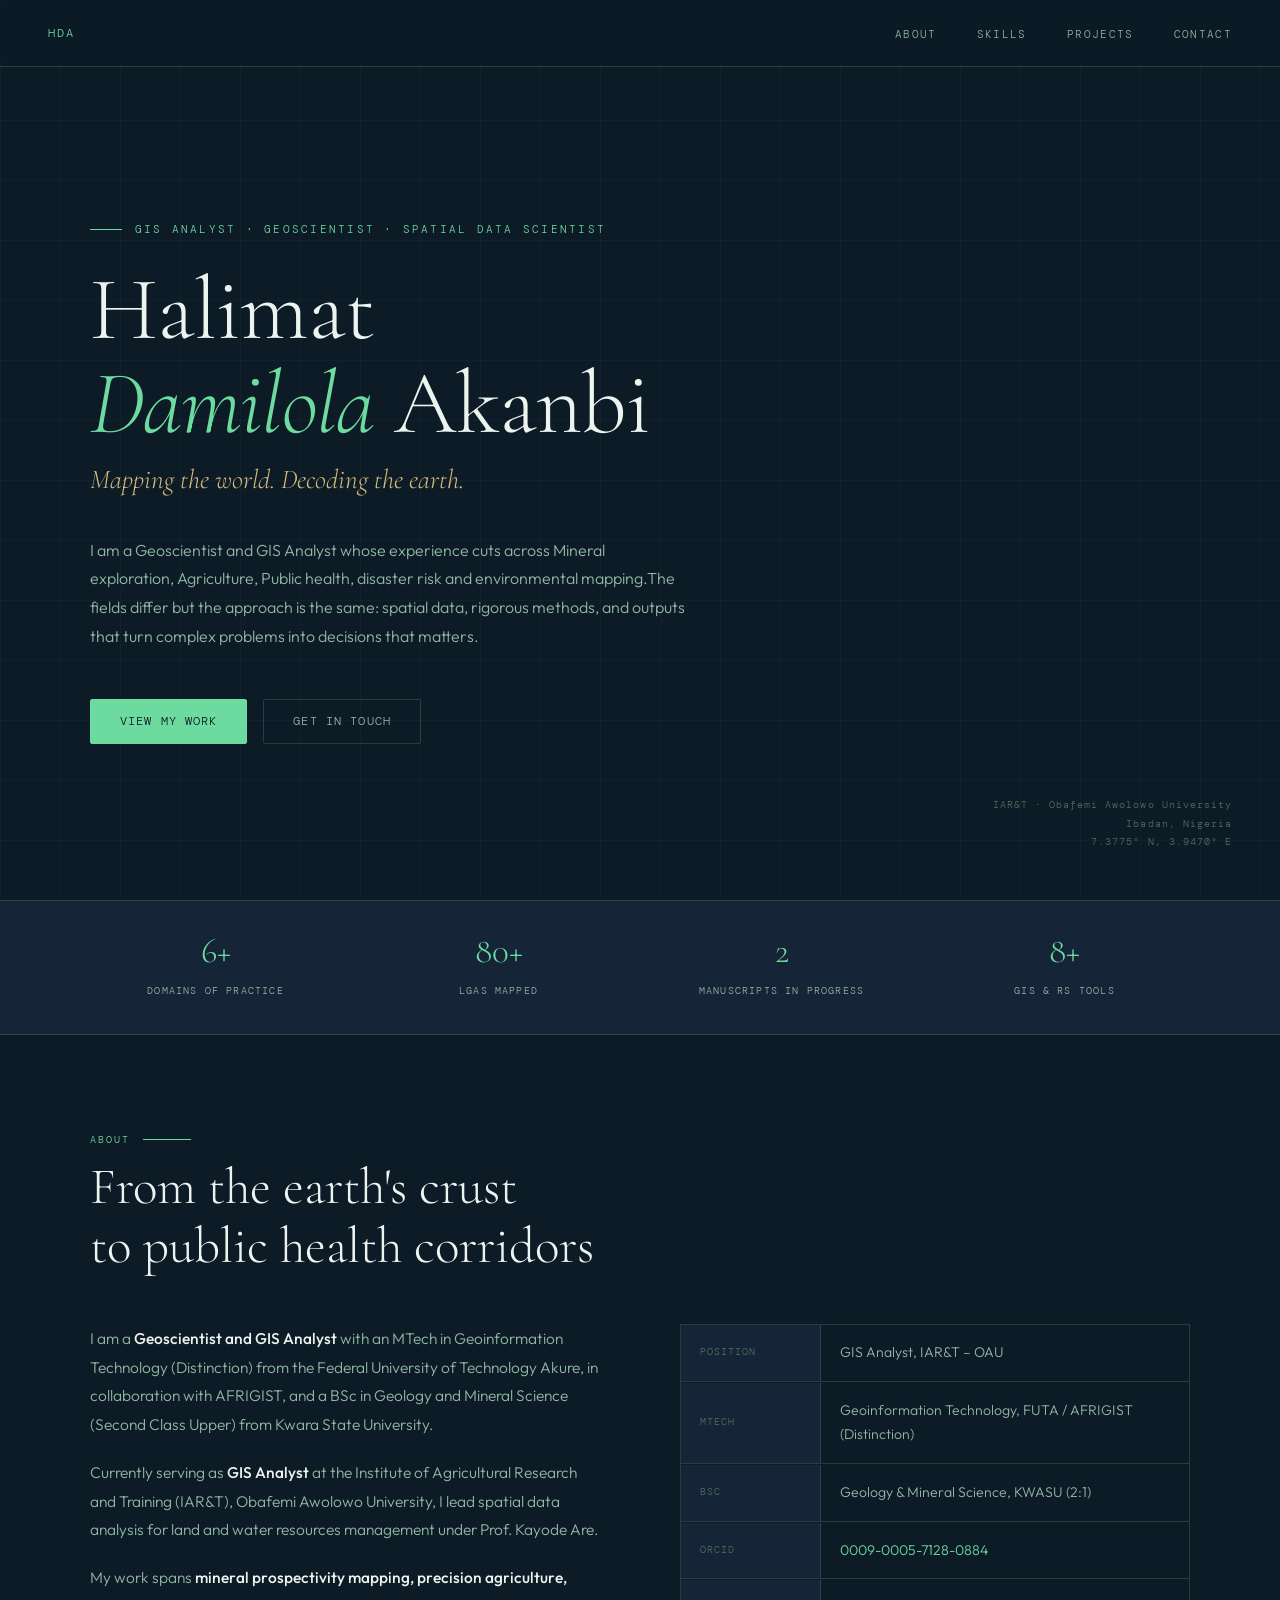
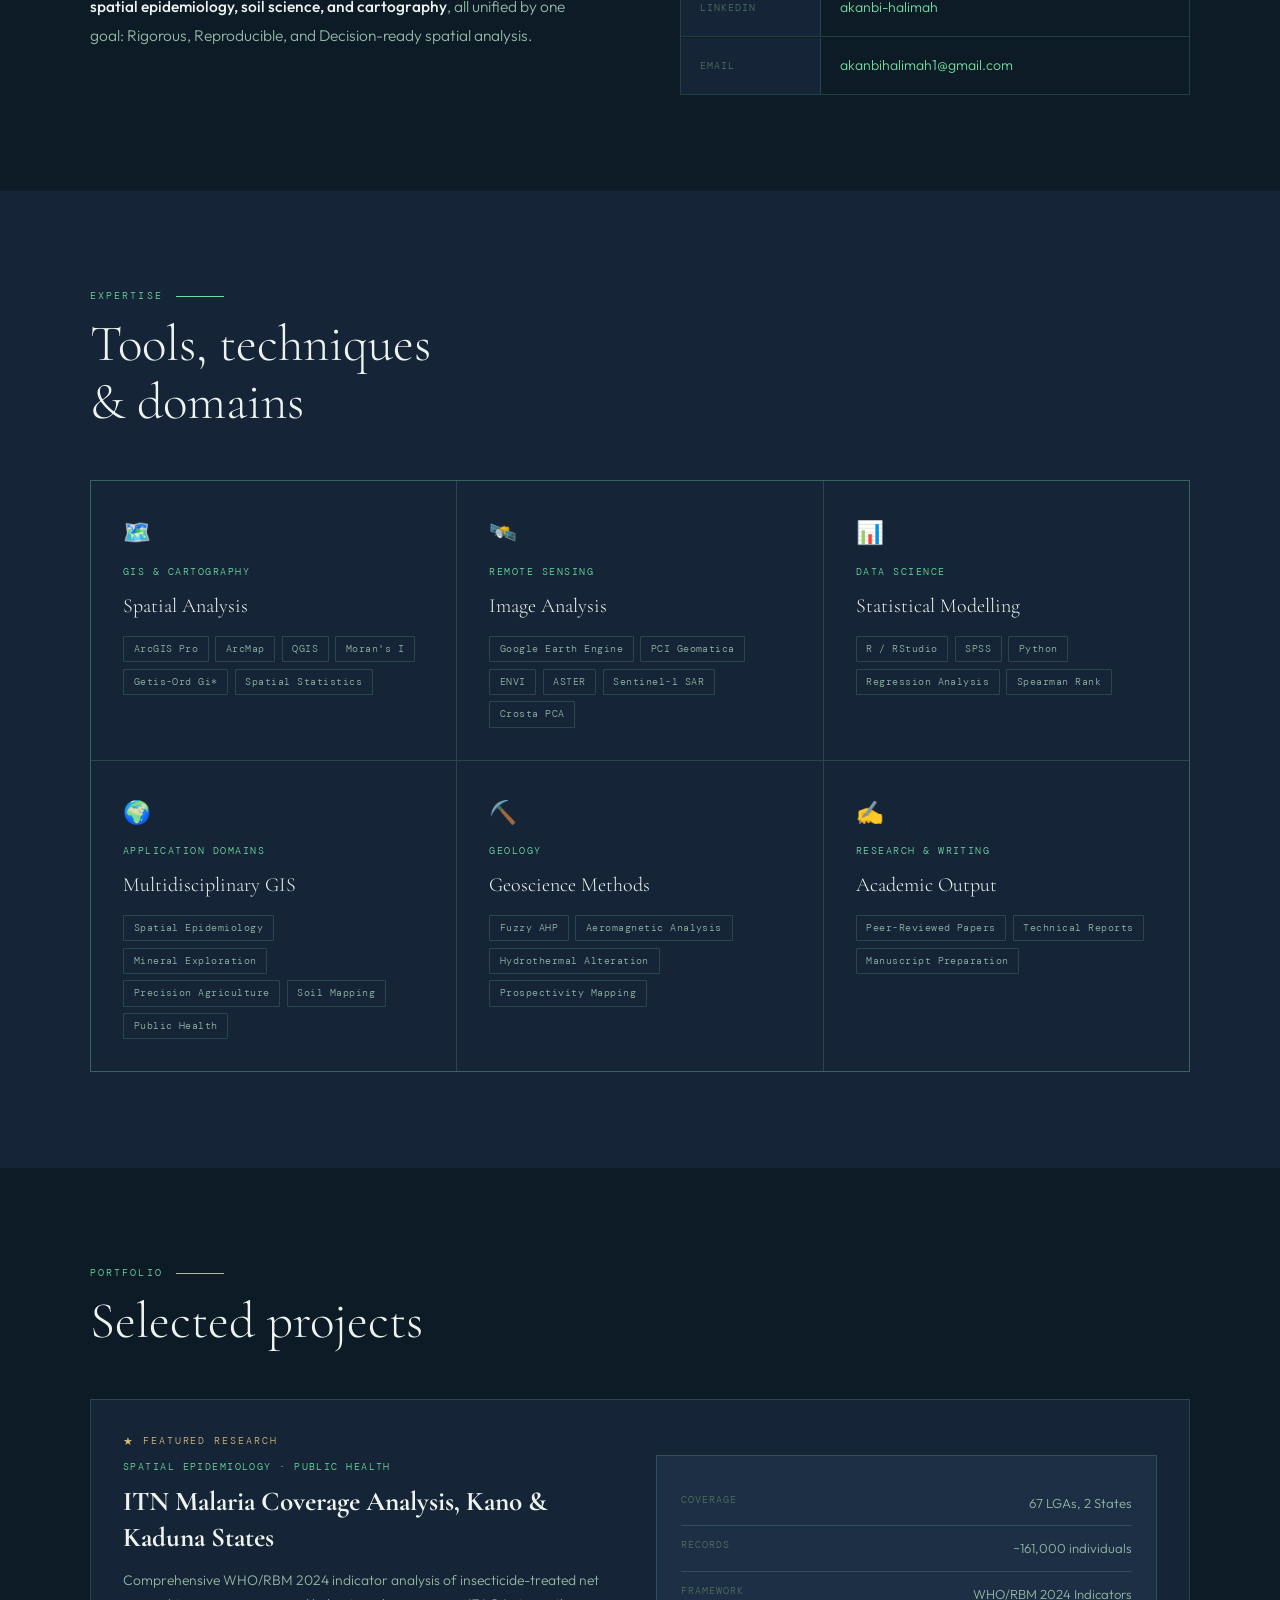
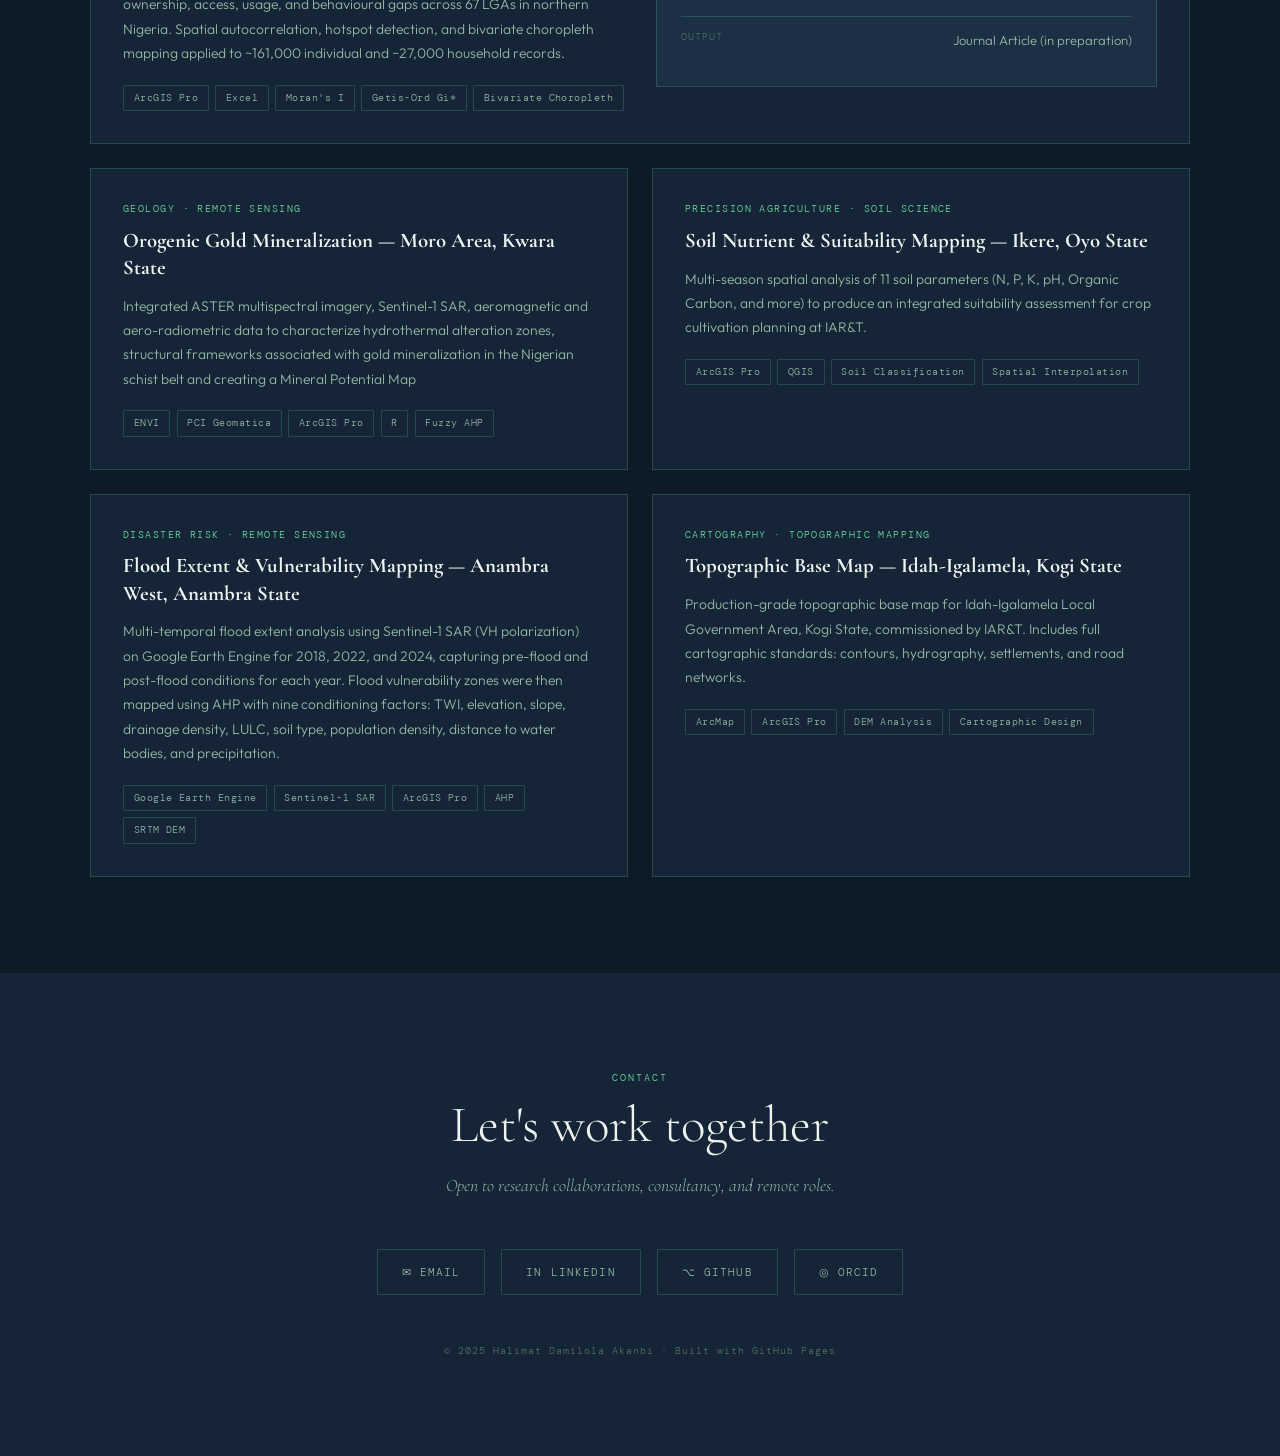
<file: index (2).html>
<!DOCTYPE html>
<html lang="en">
<head>
  <meta charset="UTF-8" />
  <meta name="viewport" content="width=device-width, initial-scale=1.0"/>
  <title>Halimat Damilola Akanbi | GIS Analyst & Geoscientist</title>
  <link href="https://fonts.googleapis.com/css2?family=Cormorant+Garamond:ital,wght@0,300;0,400;0,600;1,300;1,400&family=DM+Mono:wght@300;400;500&family=Outfit:wght@300;400;500;600&display=swap" rel="stylesheet">
  <style>
    *, *::before, *::after { margin: 0; padding: 0; box-sizing: border-box; }

    :root {
      --bg: #0d1b27;
      --surface: #152436;
      --surface2: #1c2f44;
      --border: rgba(100,200,155,0.22);
      --green: #6ddba0;
      --green-dim: rgba(109,219,160,0.22);
      --green-glow: rgba(109,219,160,0.09);
      --gold: #d4bb7d;
      --gold-dim: rgba(212,187,125,0.18);
      --text: #edf3ef;
      --text-muted: #92b8a5;
      --text-dim: #4e7060;
      --font-serif: 'Cormorant Garamond', Georgia, serif;
      --font-mono: 'DM Mono', monospace;
      --font-sans: 'Outfit', sans-serif;
    }

    html { scroll-behavior: smooth; }

    body {
      background: var(--bg);
      color: var(--text);
      font-family: var(--font-sans);
      font-weight: 300;
      line-height: 1.7;
      overflow-x: hidden;
    }

    /* GRID OVERLAY */
    body::before {
      content: '';
      position: fixed;
      inset: 0;
      background-image:
        linear-gradient(rgba(109,219,160,0.04) 1px, transparent 1px),
        linear-gradient(90deg, rgba(109,219,160,0.04) 1px, transparent 1px);
      background-size: 60px 60px;
      pointer-events: none;
      z-index: 0;
    }

    /* NAV */
    nav {
      position: fixed;
      top: 0; left: 0; right: 0;
      z-index: 100;
      padding: 1.2rem 3rem;
      display: flex;
      align-items: center;
      justify-content: space-between;
      background: rgba(13,27,39,0.9);
      backdrop-filter: blur(12px);
      border-bottom: 1px solid var(--border);
    }

    .nav-logo {
      font-family: var(--font-mono);
      font-size: 0.75rem;
      color: var(--green);
      letter-spacing: 0.15em;
      text-transform: uppercase;
    }

    .nav-links {
      display: flex;
      gap: 2.5rem;
      list-style: none;
    }

    .nav-links a {
      font-family: var(--font-mono);
      font-size: 0.7rem;
      color: var(--text-muted);
      text-decoration: none;
      letter-spacing: 0.12em;
      text-transform: uppercase;
      transition: color 0.3s;
    }

    .nav-links a:hover { color: var(--green); }

    /* HERO */
    #hero {
      min-height: 100vh;
      display: flex;
      align-items: center;
      padding: 8rem 3rem 4rem;
      position: relative;
      z-index: 1;
    }

    .hero-inner {
      max-width: 1100px;
      margin: 0 auto;
      width: 100%;
    }

    .hero-tag {
      font-family: var(--font-mono);
      font-size: 0.7rem;
      color: var(--green);
      letter-spacing: 0.2em;
      text-transform: uppercase;
      margin-bottom: 1.5rem;
      display: flex;
      align-items: center;
      gap: 0.8rem;
    }

    .hero-tag::before {
      content: '';
      width: 2rem;
      height: 1px;
      background: var(--green);
    }

    .hero-name {
      font-family: var(--font-serif);
      font-size: clamp(3rem, 7vw, 6.5rem);
      font-weight: 300;
      line-height: 1.05;
      letter-spacing: -0.01em;
      color: var(--text);
      margin-bottom: 0.4rem;
    }

    .hero-name em {
      font-style: italic;
      color: var(--green);
    }

    .hero-title {
      font-family: var(--font-serif);
      font-size: clamp(1.1rem, 2.5vw, 1.7rem);
      font-weight: 300;
      font-style: italic;
      color: var(--gold);
      margin-bottom: 2rem;
    }

    .hero-desc {
      max-width: 600px;
      font-size: 1rem;
      color: var(--text-muted);
      line-height: 1.8;
      margin-bottom: 3rem;
    }

    .hero-actions {
      display: flex;
      gap: 1rem;
      flex-wrap: wrap;
    }

    .btn {
      display: inline-flex;
      align-items: center;
      gap: 0.5rem;
      padding: 0.75rem 1.8rem;
      font-family: var(--font-mono);
      font-size: 0.72rem;
      letter-spacing: 0.1em;
      text-transform: uppercase;
      text-decoration: none;
      border-radius: 2px;
      transition: all 0.3s;
      cursor: pointer;
    }

    .btn-primary {
      background: var(--green);
      color: var(--bg);
      border: 1px solid var(--green);
    }

    .btn-primary:hover {
      background: transparent;
      color: var(--green);
    }

    .btn-secondary {
      background: transparent;
      color: var(--text-muted);
      border: 1px solid var(--border);
    }

    .btn-secondary:hover {
      border-color: var(--green);
      color: var(--green);
    }

    /* COORDS DECORATION */
    .hero-coords {
      position: absolute;
      bottom: 3rem;
      right: 3rem;
      font-family: var(--font-mono);
      font-size: 0.65rem;
      color: var(--text-dim);
      letter-spacing: 0.1em;
      text-align: right;
      line-height: 1.8;
    }

    /* STATS BAR */
    .stats-bar {
      position: relative;
      z-index: 1;
      background: var(--surface);
      border-top: 1px solid var(--border);
      border-bottom: 1px solid var(--border);
      padding: 2rem 3rem;
    }

    .stats-inner {
      max-width: 1100px;
      margin: 0 auto;
      display: grid;
      grid-template-columns: repeat(4, 1fr);
      gap: 2rem;
    }

    .stat {
      text-align: center;
    }

    .stat-num {
      font-family: var(--font-serif);
      font-size: 2.2rem;
      font-weight: 300;
      color: var(--green);
      display: block;
      line-height: 1;
      margin-bottom: 0.4rem;
    }

    .stat-label {
      font-family: var(--font-mono);
      font-size: 0.62rem;
      color: var(--text-muted);
      letter-spacing: 0.12em;
      text-transform: uppercase;
    }

    /* SECTIONS */
    section {
      position: relative;
      z-index: 1;
      padding: 6rem 3rem;
    }

    .section-inner {
      max-width: 1100px;
      margin: 0 auto;
    }

    .section-label {
      font-family: var(--font-mono);
      font-size: 0.65rem;
      color: var(--green);
      letter-spacing: 0.2em;
      text-transform: uppercase;
      margin-bottom: 0.6rem;
      display: flex;
      align-items: center;
      gap: 0.8rem;
    }

    .section-label::after {
      content: '';
      flex: 1;
      max-width: 3rem;
      height: 1px;
      background: var(--green);
    }

    .section-title {
      font-family: var(--font-serif);
      font-size: clamp(2rem, 4vw, 3.2rem);
      font-weight: 300;
      line-height: 1.15;
      margin-bottom: 3rem;
    }

    /* ABOUT */
    #about { background: var(--bg); }

    .about-grid {
      display: grid;
      grid-template-columns: 1fr 1fr;
      gap: 5rem;
      align-items: start;
    }

    .about-text p {
      color: var(--text-muted);
      font-size: 0.97rem;
      line-height: 1.85;
      margin-bottom: 1.2rem;
    }

    .about-text p strong {
      color: var(--text);
      font-weight: 500;
    }

    .about-details {
      display: flex;
      flex-direction: column;
      gap: 1px;
      border: 1px solid var(--border);
    }

    .detail-row {
      display: grid;
      grid-template-columns: 140px 1fr;
      border-bottom: 1px solid var(--border);
    }

    .detail-row:last-child { border-bottom: none; }

    .detail-key {
      font-family: var(--font-mono);
      font-size: 0.62rem;
      color: var(--text-dim);
      letter-spacing: 0.1em;
      text-transform: uppercase;
      padding: 1rem 1.2rem;
      background: var(--surface);
      border-right: 1px solid var(--border);
      display: flex;
      align-items: center;
    }

    .detail-val {
      font-size: 0.88rem;
      color: var(--text-muted);
      padding: 1rem 1.2rem;
    }

    .detail-val a {
      color: var(--green);
      text-decoration: none;
    }

    /* SKILLS */
    #skills { background: var(--surface); }

    .skills-grid {
      display: grid;
      grid-template-columns: repeat(3, 1fr);
      gap: 1px;
      background: var(--border);
      border: 1px solid var(--border);
    }

    .skill-card {
      background: var(--surface);
      padding: 2rem;
      transition: background 0.3s;
    }

    .skill-card:hover { background: var(--surface2); }

    .skill-icon {
      font-size: 1.4rem;
      margin-bottom: 0.8rem;
    }

    .skill-cat {
      font-family: var(--font-mono);
      font-size: 0.62rem;
      color: var(--green);
      letter-spacing: 0.15em;
      text-transform: uppercase;
      margin-bottom: 0.5rem;
    }

    .skill-title {
      font-family: var(--font-serif);
      font-size: 1.25rem;
      color: var(--text);
      margin-bottom: 0.8rem;
    }

    .skill-tags {
      display: flex;
      flex-wrap: wrap;
      gap: 0.4rem;
    }

    .tag {
      font-family: var(--font-mono);
      font-size: 0.6rem;
      padding: 0.25rem 0.6rem;
      border: 1px solid var(--border);
      color: var(--text-muted);
      letter-spacing: 0.05em;
      border-radius: 1px;
    }

    /* PROJECTS */
    #projects { background: var(--bg); }

    .projects-grid {
      display: grid;
      grid-template-columns: repeat(2, 1fr);
      gap: 1.5rem;
    }

    .project-card {
      border: 1px solid var(--border);
      background: var(--surface);
      padding: 2rem;
      transition: border-color 0.3s, background 0.3s;
      position: relative;
      overflow: hidden;
    }

    .project-card::before {
      content: '';
      position: absolute;
      top: 0; left: 0;
      width: 3px;
      height: 100%;
      background: var(--green);
      opacity: 0;
      transition: opacity 0.3s;
    }

    .project-card:hover {
      border-color: rgba(94,196,138,0.25);
      background: var(--surface2);
    }

    .project-card:hover::before { opacity: 1; }

    .project-domain {
      font-family: var(--font-mono);
      font-size: 0.6rem;
      color: var(--green);
      letter-spacing: 0.15em;
      text-transform: uppercase;
      margin-bottom: 0.6rem;
    }

    .project-title {
      font-family: var(--font-serif);
      font-size: 1.3rem;
      color: var(--text);
      line-height: 1.3;
      margin-bottom: 0.8rem;
    }

    .project-desc {
      font-size: 0.87rem;
      color: var(--text-muted);
      line-height: 1.75;
      margin-bottom: 1.2rem;
    }

    .project-tools {
      display: flex;
      flex-wrap: wrap;
      gap: 0.4rem;
    }

    .project-card.featured {
      grid-column: span 2;
      display: grid;
      grid-template-columns: 1fr 1fr;
      gap: 2rem;
      align-items: center;
    }

    .project-card.featured .project-title {
      font-size: 1.7rem;
    }

    .project-card.featured .project-body { }

    .project-featured-label {
      font-family: var(--font-mono);
      font-size: 0.6rem;
      color: var(--gold);
      letter-spacing: 0.2em;
      text-transform: uppercase;
      margin-bottom: 0.5rem;
      display: flex;
      align-items: center;
      gap: 0.5rem;
    }

    .project-featured-label::before {
      content: '★';
      font-size: 0.7rem;
    }

    .project-meta-panel {
      background: var(--surface2);
      border: 1px solid var(--border);
      padding: 1.5rem;
    }

    .meta-row {
      display: flex;
      justify-content: space-between;
      align-items: flex-start;
      padding: 0.7rem 0;
      border-bottom: 1px solid var(--border);
      font-size: 0.82rem;
    }

    .meta-row:last-child { border-bottom: none; }

    .meta-key {
      font-family: var(--font-mono);
      font-size: 0.6rem;
      color: var(--text-dim);
      letter-spacing: 0.1em;
      text-transform: uppercase;
    }

    .meta-val {
      color: var(--text-muted);
      text-align: right;
      max-width: 60%;
    }

    /* CONTACT */
    #contact {
      background: var(--surface);
      text-align: center;
    }

    #contact .section-label { justify-content: center; }
    #contact .section-label::after { display: none; }

    .contact-subtitle {
      font-family: var(--font-serif);
      font-style: italic;
      color: var(--text-muted);
      font-size: 1.1rem;
      margin-top: -2rem;
      margin-bottom: 3rem;
    }

    .contact-links {
      display: flex;
      justify-content: center;
      flex-wrap: wrap;
      gap: 1rem;
      margin-bottom: 3rem;
    }

    .contact-link {
      display: flex;
      align-items: center;
      gap: 0.6rem;
      padding: 0.8rem 1.5rem;
      border: 1px solid var(--border);
      color: var(--text-muted);
      text-decoration: none;
      font-family: var(--font-mono);
      font-size: 0.7rem;
      letter-spacing: 0.1em;
      text-transform: uppercase;
      transition: all 0.3s;
      border-radius: 1px;
    }

    .contact-link:hover {
      border-color: var(--green);
      color: var(--green);
      background: var(--green-glow);
    }

    .footer-note {
      font-family: var(--font-mono);
      font-size: 0.62rem;
      color: var(--text-dim);
      letter-spacing: 0.1em;
    }

    /* ANIMATIONS */
    @keyframes fadeUp {
      from { opacity: 0; transform: translateY(20px); }
      to { opacity: 1; transform: translateY(0); }
    }

    .hero-tag { animation: fadeUp 0.6s ease both; }
    .hero-name { animation: fadeUp 0.6s ease 0.1s both; }
    .hero-title { animation: fadeUp 0.6s ease 0.2s both; }
    .hero-desc { animation: fadeUp 0.6s ease 0.3s both; }
    .hero-actions { animation: fadeUp 0.6s ease 0.4s both; }

    /* RESPONSIVE */
    @media (max-width: 768px) {
      nav { padding: 1rem 1.5rem; }
      .nav-links { gap: 1.5rem; }
      #hero, section { padding-left: 1.5rem; padding-right: 1.5rem; }
      .about-grid { grid-template-columns: 1fr; gap: 2.5rem; }
      .skills-grid { grid-template-columns: 1fr; }
      .projects-grid { grid-template-columns: 1fr; }
      .project-card.featured { grid-column: span 1; grid-template-columns: 1fr; }
      .stats-inner { grid-template-columns: repeat(2, 1fr); }
      .hero-coords { display: none; }
    }
  </style>
</head>
<body>

  <!-- NAV -->
  <nav>
    <span class="nav-logo">HDA</span>
    <ul class="nav-links">
      <li><a href="#about">About</a></li>
      <li><a href="#skills">Skills</a></li>
      <li><a href="#projects">Projects</a></li>
      <li><a href="#contact">Contact</a></li>
    </ul>
  </nav>

  <!-- HERO -->
  <section id="hero">
    <div class="hero-inner">
      <div class="hero-tag">GIS Analyst · Geoscientist · Spatial Data Scientist</div>
      <h1 class="hero-name">Halimat<br><em>Damilola</em> Akanbi</h1>
      <p class="hero-title">Mapping the world. Decoding the earth.</p>
      <p class="hero-desc">
        I am a Geoscientist and GIS Analyst whose experience cuts across Mineral exploration, Agriculture,
        Public health, disaster risk and environmental mapping.The fields differ but the approach is the same: spatial data, 
        rigorous methods, and outputs that turn complex problems into decisions that matters.  
      </p>
      <div class="hero-actions">
        <a href="#projects" class="btn btn-primary">View My Work</a>
        <a href="#contact" class="btn btn-secondary">Get In Touch</a>
      </div>
    </div>
    <div class="hero-coords">
      IAR&T · Obafemi Awolowo University<br>
      Ibadan, Nigeria<br>
      7.3775° N, 3.9470° E
    </div>
  </section>

  <!-- STATS -->
  <div class="stats-bar">
    <div class="stats-inner">
      <div class="stat">
        <span class="stat-num">6+</span>
        <span class="stat-label">Domains of Practice</span>
      </div>
      <div class="stat">
        <span class="stat-num">80+</span>
        <span class="stat-label">LGAs Mapped</span>
      </div>
      <div class="stat">
        <span class="stat-num">2</span>
        <span class="stat-label">Manuscripts in Progress</span>
      </div>
      <div class="stat">
        <span class="stat-num">8+</span>
        <span class="stat-label">GIS & RS Tools</span>
      </div>
    </div>
  </div>

  <!-- ABOUT -->
  <section id="about">
    <div class="section-inner">
      <div class="section-label">About</div>
      <h2 class="section-title">From the earth's crust<br>to public health corridors</h2>
      <div class="about-grid">
        <div class="about-text">
          <p>
            I am a <strong>Geoscientist and GIS Analyst</strong> with an MTech in Geoinformation Technology
            (Distinction) from the Federal University of Technology Akure, in collaboration with AFRIGIST,
            and a BSc in Geology and Mineral Science (Second Class Upper) from Kwara State University.
          </p>
          <p>
            Currently serving as <strong>GIS Analyst</strong> at the Institute of Agricultural
            Research and Training (IAR&T), Obafemi Awolowo University, I lead spatial data analysis
            for land and water resources management under Prof. Kayode Are.
          </p>
          <p>
            My work spans <strong>mineral prospectivity mapping, precision agriculture, spatial epidemiology,
            soil science, and cartography</strong>, all unified by one goal: Rigorous, Reproducible, and 
            Decision-ready spatial analysis.
          </p>
        </div>
        <div class="about-details">
          <div class="detail-row">
            <span class="detail-key">Position</span>
            <span class="detail-val">GIS Analyst, IAR&T – OAU</span>
          </div>
          <div class="detail-row">
            <span class="detail-key">MTech</span>
            <span class="detail-val">Geoinformation Technology, FUTA / AFRIGIST (Distinction)</span>
          </div>
          <div class="detail-row">
            <span class="detail-key">BSc</span>
            <span class="detail-val">Geology & Mineral Science, KWASU (2:1)</span>
          </div>
          <div class="detail-row">
            <span class="detail-key">ORCID</span>
            <span class="detail-val"><a href="https://orcid.org/0009-0005-7128-0884" target="_blank">0009-0005-7128-0884</a></span>
          </div>
          <div class="detail-row">
            <span class="detail-key">LinkedIn</span>
            <span class="detail-val"><a href="https://www.linkedin.com/in/akanbi-halimah" target="_blank">akanbi-halimah</a></span>
          </div>
          <div class="detail-row">
            <span class="detail-key">Email</span>
            <span class="detail-val"><a href="mailto:akanbihalimah1@gmail.com">akanbihalimah1@gmail.com</a></span>
          </div>
        </div>
      </div>
    </div>
  </section>

  <!-- SKILLS -->
  <section id="skills">
    <div class="section-inner">
      <div class="section-label">Expertise</div>
      <h2 class="section-title">Tools, techniques<br>& domains</h2>
      <div class="skills-grid">
        <div class="skill-card">
          <div class="skill-icon">🗺️</div>
          <div class="skill-cat">GIS & Cartography</div>
          <div class="skill-title">Spatial Analysis</div>
          <div class="skill-tags">
            <span class="tag">ArcGIS Pro</span>
            <span class="tag">ArcMap</span>
            <span class="tag">QGIS</span>
            <span class="tag">Moran's I</span>
            <span class="tag">Getis-Ord Gi*</span>
            <span class="tag">Spatial Statistics</span>
          </div>
        </div>
        <div class="skill-card">
          <div class="skill-icon">🛰️</div>
          <div class="skill-cat">Remote Sensing</div>
          <div class="skill-title">Image Analysis</div>
          <div class="skill-tags">
            <span class="tag">Google Earth Engine</span>
            <span class="tag">PCI Geomatica</span>
            <span class="tag">ENVI</span>
            <span class="tag">ASTER</span>
            <span class="tag">Sentinel-1 SAR</span>
            <span class="tag">Crosta PCA</span>
          </div>
        </div>
        <div class="skill-card">
          <div class="skill-icon">📊</div>
          <div class="skill-cat">Data Science</div>
          <div class="skill-title">Statistical Modelling</div>
          <div class="skill-tags">
            <span class="tag">R / RStudio</span>
            <span class="tag">SPSS</span>
            <span class="tag">Python</span>
            <span class="tag">Regression Analysis</span>
            <span class="tag">Spearman Rank</span>
          </div>
        </div>
        <div class="skill-card">
          <div class="skill-icon">🌍</div>
          <div class="skill-cat">Application Domains</div>
          <div class="skill-title">Multidisciplinary GIS</div>
          <div class="skill-tags">
            <span class="tag">Spatial Epidemiology</span>
            <span class="tag">Mineral Exploration</span>
            <span class="tag">Precision Agriculture</span>
            <span class="tag">Soil Mapping</span>
            <span class="tag">Public Health</span>
          </div>
        </div>
        <div class="skill-card">
          <div class="skill-icon">⛏️</div>
          <div class="skill-cat">Geology</div>
          <div class="skill-title">Geoscience Methods</div>
          <div class="skill-tags">
            <span class="tag">Fuzzy AHP</span>
            <span class="tag">Aeromagnetic Analysis</span>
            <span class="tag">Hydrothermal Alteration</span>
            <span class="tag">Prospectivity Mapping</span>
          </div>
        </div>
        <div class="skill-card">
          <div class="skill-icon">✍️</div>
          <div class="skill-cat">Research & Writing</div>
          <div class="skill-title">Academic Output</div>
          <div class="skill-tags">
            <span class="tag">Peer-Reviewed Papers</span>
            <span class="tag">Technical Reports</span>
            <span class="tag">Manuscript Preparation</span>

          </div>
        </div>
      </div>
    </div>
  </section>

  <!-- PROJECTS -->
  <section id="projects">
    <div class="section-inner">
      <div class="section-label">Portfolio</div>
      <h2 class="section-title">Selected projects</h2>
      <div class="projects-grid">

        <!-- FEATURED -->
        <div class="project-card featured">
          <div class="project-body">
            <div class="project-featured-label">Featured Research</div>
            <div class="project-domain">Spatial Epidemiology · Public Health</div>
            <h3 class="project-title">ITN Malaria Coverage Analysis, Kano & Kaduna States</h3>
            <p class="project-desc">
              Comprehensive WHO/RBM 2024 indicator analysis of insecticide-treated net ownership,
              access, usage, and behavioural gaps across 67 LGAs in northern Nigeria. Spatial
              autocorrelation, hotspot detection, and bivariate choropleth mapping applied to
              ~161,000 individual and ~27,000 household records.
            </p>
            <div class="project-tools">
              <span class="tag">ArcGIS Pro</span>
              <span class="tag">Excel</span>
              <span class="tag">Moran's I</span>
              <span class="tag">Getis-Ord Gi*</span>
              <span class="tag">Bivariate Choropleth</span>
            </div>
          </div>
          <div class="project-meta-panel">
            <div class="meta-row">
              <span class="meta-key">Coverage</span>
              <span class="meta-val">67 LGAs, 2 States</span>
            </div>
            <div class="meta-row">
              <span class="meta-key">Records</span>
              <span class="meta-val">~161,000 individuals</span>
            </div>
            <div class="meta-row">
              <span class="meta-key">Framework</span>
              <span class="meta-val">WHO/RBM 2024 Indicators</span>
            </div>
            <div class="meta-row">
              <span class="meta-key">Output</span>
              <span class="meta-val">Journal Article (in preparation)</span>
            </div>
          </div>
        </div>

        <!-- PROJECT 2 -->
        <div class="project-card">
          <div class="project-domain">Geology · Remote Sensing</div>
          <h3 class="project-title">Orogenic Gold Mineralization — Moro Area, Kwara State</h3>
          <p class="project-desc">
            Integrated ASTER multispectral imagery, Sentinel-1 SAR, aeromagnetic and
            aero-radiometric data to characterize hydrothermal alteration zones, structural
            frameworks associated with gold mineralization in the Nigerian schist belt and
            creating a Mineral Potential Map
          </p>
          <div class="project-tools">
            <span class="tag">ENVI</span>
            <span class="tag">PCI Geomatica</span>
            <span class="tag">ArcGIS Pro</span>
            <span class="tag">R</span>
            <span class="tag">Fuzzy AHP</span>
          </div>
        </div>

        <!-- PROJECT 3 -->
        <div class="project-card">
          <div class="project-domain">Precision Agriculture · Soil Science</div>
          <h3 class="project-title">Soil Nutrient & Suitability Mapping — Ikere, Oyo State</h3>
          <p class="project-desc">
            Multi-season spatial analysis of 11 soil parameters (N, P, K, pH, Organic Carbon,
            and more) to produce an integrated suitability assessment for crop cultivation
            planning at IAR&T.
          </p>
          <div class="project-tools">
            <span class="tag">ArcGIS Pro</span>
            <span class="tag">QGIS</span>
            <span class="tag">Soil Classification</span>
            <span class="tag">Spatial Interpolation</span>
          </div>
        </div>

        <!-- PROJECT 4 -->
        <div class="project-card">
          <div class="project-domain">Disaster Risk · Remote Sensing</div>
          <h3 class="project-title">Flood Extent & Vulnerability Mapping — Anambra West, Anambra State</h3>
          <p class="project-desc">
            Multi-temporal flood extent analysis using Sentinel-1 SAR (VH polarization) on
            Google Earth Engine for 2018, 2022, and 2024, capturing pre-flood and post-flood
            conditions for each year. Flood vulnerability zones were then mapped using AHP with nine
            conditioning factors: TWI, elevation, slope, drainage density, LULC,
            soil type, population density, distance to water bodies, and precipitation.
          </p>
          <div class="project-tools">
            <span class="tag">Google Earth Engine</span>
            <span class="tag">Sentinel-1 SAR</span>
            <span class="tag">ArcGIS Pro</span>
            <span class="tag">AHP</span>
            <span class="tag">SRTM DEM</span>
          </div>
        </div>

        <!-- PROJECT 5 -->
        <div class="project-card">
          <div class="project-domain">Cartography · Topographic Mapping</div>
          <h3 class="project-title">Topographic Base Map — Idah-Igalamela, Kogi State</h3>
          <p class="project-desc">
            Production-grade topographic base map for Idah-Igalamela Local Government Area,
            Kogi State, commissioned by IAR&T. Includes full cartographic standards:
            contours, hydrography, settlements, and road networks.
          </p>
          <div class="project-tools">
            <span class="tag">ArcMap</span>
            <span class="tag">ArcGIS Pro</span>
            <span class="tag">DEM Analysis</span>
            <span class="tag">Cartographic Design</span>
          </div>
        </div>

      </div>
    </div>
  </section>

  <!-- CONTACT -->
  <section id="contact">
    <div class="section-inner">
      <div class="section-label">Contact</div>
      <h2 class="section-title">Let's work together</h2>
      <p class="contact-subtitle">Open to research collaborations, consultancy, and remote roles.</p>
      <div class="contact-links">
        <a href="https://mail.google.com/mail/?view=cm&to=akanbihalimah1@gmail.com" class="contact-link">✉ Email</a>
        <a href="https://www.linkedin.com/in/akanbi-halimah" target="_blank" class="contact-link">in LinkedIn</a>
        <a href="https://github.com/Dhalimah" target="_blank" class="contact-link">⌥ GitHub</a>
        <a href="https://orcid.org/0009-0005-7128-0884" target="_blank" class="contact-link">◎ ORCID</a>
      </div>
      <p class="footer-note">© 2025 Halimat Damilola Akanbi · Built with GitHub Pages</p>
    </div>
  </section>

</body>
</html>
</file>
<file: nigeria-aez/css/leaflet.css>
/* required styles */

.leaflet-pane,
.leaflet-tile,
.leaflet-marker-icon,
.leaflet-marker-shadow,
.leaflet-tile-container,
.leaflet-pane > svg,
.leaflet-pane > canvas,
.leaflet-zoom-box,
.leaflet-image-layer,
.leaflet-layer {
	position: absolute;
	left: 0;
	top: 0;
	}
.leaflet-container {
	overflow: hidden;
	}
.leaflet-tile,
.leaflet-marker-icon,
.leaflet-marker-shadow {
	-webkit-user-select: none;
	   -moz-user-select: none;
	        user-select: none;
	  -webkit-user-drag: none;
	}
/* Prevents IE11 from highlighting tiles in blue */
.leaflet-tile::selection {
	background: transparent;
}
/* Safari renders non-retina tile on retina better with this, but Chrome is worse */
.leaflet-safari .leaflet-tile {
	image-rendering: -webkit-optimize-contrast;
	}
/* hack that prevents hw layers "stretching" when loading new tiles */
.leaflet-safari .leaflet-tile-container {
	width: 1600px;
	height: 1600px;
	-webkit-transform-origin: 0 0;
	}
.leaflet-marker-icon,
.leaflet-marker-shadow {
	display: block;
	}
/* .leaflet-container svg: reset svg max-width decleration shipped in Joomla! (joomla.org) 3.x */
/* .leaflet-container img: map is broken in FF if you have max-width: 100% on tiles */
.leaflet-container .leaflet-overlay-pane svg {
	max-width: none !important;
	max-height: none !important;
	}
.leaflet-container .leaflet-marker-pane img,
.leaflet-container .leaflet-shadow-pane img,
.leaflet-container .leaflet-tile-pane img,
.leaflet-container img.leaflet-image-layer,
.leaflet-container .leaflet-tile {
	max-width: none !important;
	max-height: none !important;
	width: auto;
	padding: 0;
	}

.leaflet-container img.leaflet-tile {
	/* See: https://bugs.chromium.org/p/chromium/issues/detail?id=600120 */
	mix-blend-mode: plus-lighter;
}

.leaflet-container.leaflet-touch-zoom {
	-ms-touch-action: pan-x pan-y;
	touch-action: pan-x pan-y;
	}
.leaflet-container.leaflet-touch-drag {
	-ms-touch-action: pinch-zoom;
	/* Fallback for FF which doesn't support pinch-zoom */
	touch-action: none;
	touch-action: pinch-zoom;
}
.leaflet-container.leaflet-touch-drag.leaflet-touch-zoom {
	-ms-touch-action: none;
	touch-action: none;
}
.leaflet-container {
	-webkit-tap-highlight-color: transparent;
}
.leaflet-container a {
	-webkit-tap-highlight-color: rgba(51, 181, 229, 0.4);
}
.leaflet-tile {
	filter: inherit;
	visibility: hidden;
	}
.leaflet-tile-loaded {
	visibility: inherit;
	}
.leaflet-zoom-box {
	width: 0;
	height: 0;
	-moz-box-sizing: border-box;
	     box-sizing: border-box;
	z-index: 800;
	}
/* workaround for https://bugzilla.mozilla.org/show_bug.cgi?id=888319 */
.leaflet-overlay-pane svg {
	-moz-user-select: none;
	}

.leaflet-pane         { z-index: 400; }

.leaflet-tile-pane    { z-index: 200; }
.leaflet-overlay-pane { z-index: 400; }
.leaflet-shadow-pane  { z-index: 500; }
.leaflet-marker-pane  { z-index: 600; }
.leaflet-tooltip-pane   { z-index: 650; }
.leaflet-popup-pane   { z-index: 700; }

.leaflet-map-pane canvas { z-index: 100; }
.leaflet-map-pane svg    { z-index: 200; }

.leaflet-vml-shape {
	width: 1px;
	height: 1px;
	}
.lvml {
	behavior: url(#default#VML);
	display: inline-block;
	position: absolute;
	}


/* control positioning */

.leaflet-control {
	position: relative;
	z-index: 800;
	pointer-events: visiblePainted; /* IE 9-10 doesn't have auto */
	pointer-events: auto;
	}
.leaflet-top,
.leaflet-bottom {
	position: absolute;
	z-index: 1000;
	pointer-events: none;
	}
.leaflet-top {
	top: 0;
	}
.leaflet-right {
	right: 0;
	}
.leaflet-bottom {
	bottom: 0;
	}
.leaflet-left {
	left: 0;
	}
.leaflet-control {
	float: left;
	clear: both;
	}
.leaflet-right .leaflet-control {
	float: right;
	}
.leaflet-top .leaflet-control {
	margin-top: 10px;
	}
.leaflet-bottom .leaflet-control {
	margin-bottom: 10px;
	}
.leaflet-left .leaflet-control {
	margin-left: 10px;
	}
.leaflet-right .leaflet-control {
	margin-right: 10px;
	}


/* zoom and fade animations */

.leaflet-fade-anim .leaflet-popup {
	opacity: 0;
	-webkit-transition: opacity 0.2s linear;
	   -moz-transition: opacity 0.2s linear;
	        transition: opacity 0.2s linear;
	}
.leaflet-fade-anim .leaflet-map-pane .leaflet-popup {
	opacity: 1;
	}
.leaflet-zoom-animated {
	-webkit-transform-origin: 0 0;
	    -ms-transform-origin: 0 0;
	        transform-origin: 0 0;
	}
svg.leaflet-zoom-animated {
	will-change: transform;
}

.leaflet-zoom-anim .leaflet-zoom-animated {
	-webkit-transition: -webkit-transform 0.25s cubic-bezier(0,0,0.25,1);
	   -moz-transition:    -moz-transform 0.25s cubic-bezier(0,0,0.25,1);
	        transition:         transform 0.25s cubic-bezier(0,0,0.25,1);
	}
.leaflet-zoom-anim .leaflet-tile,
.leaflet-pan-anim .leaflet-tile {
	-webkit-transition: none;
	   -moz-transition: none;
	        transition: none;
	}

.leaflet-zoom-anim .leaflet-zoom-hide {
	visibility: hidden;
	}


/* cursors */

.leaflet-interactive {
	cursor: pointer;
	}
.leaflet-grab {
	cursor: -webkit-grab;
	cursor:    -moz-grab;
	cursor:         grab;
	}
.leaflet-crosshair,
.leaflet-crosshair .leaflet-interactive {
	cursor: crosshair;
	}
.leaflet-popup-pane,
.leaflet-control {
	cursor: auto;
	}
.leaflet-dragging .leaflet-grab,
.leaflet-dragging .leaflet-grab .leaflet-interactive,
.leaflet-dragging .leaflet-marker-draggable {
	cursor: move;
	cursor: -webkit-grabbing;
	cursor:    -moz-grabbing;
	cursor:         grabbing;
	}

/* marker & overlays interactivity */
.leaflet-marker-icon,
.leaflet-marker-shadow,
.leaflet-image-layer,
.leaflet-pane > svg path,
.leaflet-tile-container {
	pointer-events: none;
	}

.leaflet-marker-icon.leaflet-interactive,
.leaflet-image-layer.leaflet-interactive,
.leaflet-pane > svg path.leaflet-interactive,
svg.leaflet-image-layer.leaflet-interactive path {
	pointer-events: visiblePainted; /* IE 9-10 doesn't have auto */
	pointer-events: auto;
	}

/* visual tweaks */

.leaflet-container {
	background: #ddd;
	outline-offset: 1px;
	}
.leaflet-container a {
	color: #0078A8;
	}
.leaflet-zoom-box {
	border: 2px dotted #38f;
	background: rgba(255,255,255,0.5);
	}


/* general typography */
.leaflet-container {
	font-family: "Helvetica Neue", Arial, Helvetica, sans-serif;
	font-size: 12px;
	font-size: 0.75rem;
	line-height: 1.5;
	}


/* general toolbar styles */

.leaflet-bar {
	box-shadow: 0 1px 5px rgba(0,0,0,0.65);
	border-radius: 4px;
	}
.leaflet-bar a {
	background-color: #fff;
	border-bottom: 1px solid #ccc;
	width: 26px;
	height: 26px;
	line-height: 26px;
	display: block;
	text-align: center;
	text-decoration: none;
	color: black;
	}
.leaflet-bar a,
.leaflet-control-layers-toggle {
	background-position: 50% 50%;
	background-repeat: no-repeat;
	display: block;
	}
.leaflet-bar a:hover,
.leaflet-bar a:focus {
	background-color: #f4f4f4;
	}
.leaflet-bar a:first-child {
	border-top-left-radius: 4px;
	border-top-right-radius: 4px;
	}
.leaflet-bar a:last-child {
	border-bottom-left-radius: 4px;
	border-bottom-right-radius: 4px;
	border-bottom: none;
	}
.leaflet-bar a.leaflet-disabled {
	cursor: default;
	background-color: #f4f4f4;
	color: #bbb;
	}

.leaflet-touch .leaflet-bar a {
	width: 30px;
	height: 30px;
	line-height: 30px;
	}
.leaflet-touch .leaflet-bar a:first-child {
	border-top-left-radius: 2px;
	border-top-right-radius: 2px;
	}
.leaflet-touch .leaflet-bar a:last-child {
	border-bottom-left-radius: 2px;
	border-bottom-right-radius: 2px;
	}

/* zoom control */

.leaflet-control-zoom-in,
.leaflet-control-zoom-out {
	font: bold 18px 'Lucida Console', Monaco, monospace;
	text-indent: 1px;
	}

.leaflet-touch .leaflet-control-zoom-in, .leaflet-touch .leaflet-control-zoom-out  {
	font-size: 22px;
	}


/* layers control */

.leaflet-control-layers {
	box-shadow: 0 1px 5px rgba(0,0,0,0.4);
	background: #fff;
	border-radius: 5px;
	}
.leaflet-control-layers-toggle {
	background-image: url(images/layers.png);
	width: 36px;
	height: 36px;
	}
.leaflet-retina .leaflet-control-layers-toggle {
	background-image: url(images/layers-2x.png);
	background-size: 26px 26px;
	}
.leaflet-touch .leaflet-control-layers-toggle {
	width: 44px;
	height: 44px;
	}
.leaflet-control-layers .leaflet-control-layers-list,
.leaflet-control-layers-expanded .leaflet-control-layers-toggle {
	display: none;
	}
.leaflet-control-layers-expanded .leaflet-control-layers-list {
	display: block;
	position: relative;
	}
.leaflet-control-layers-expanded {
	padding: 6px 10px 6px 6px;
	color: #333;
	background: #fff;
	}
.leaflet-control-layers-scrollbar {
	overflow-y: scroll;
	overflow-x: hidden;
	padding-right: 5px;
	}
.leaflet-control-layers-selector {
	margin-top: 2px;
	position: relative;
	top: 1px;
	}
.leaflet-control-layers label {
	display: block;
	font-size: 13px;
	font-size: 1.08333em;
	}
.leaflet-control-layers-separator {
	height: 0;
	border-top: 1px solid #ddd;
	margin: 5px -10px 5px -6px;
	}

/* Default icon URLs */
.leaflet-default-icon-path { /* used only in path-guessing heuristic, see L.Icon.Default */
	background-image: url(images/marker-icon.png);
	}


/* attribution and scale controls */

.leaflet-container .leaflet-control-attribution {
	background: #fff;
	background: rgba(255, 255, 255, 0.8);
	margin: 0;
	}
.leaflet-control-attribution,
.leaflet-control-scale-line {
	padding: 0 5px;
	color: #333;
	line-height: 1.4;
	}
.leaflet-control-attribution a {
	text-decoration: none;
	}
.leaflet-control-attribution a:hover,
.leaflet-control-attribution a:focus {
	text-decoration: underline;
	}
.leaflet-attribution-flag {
	display: inline !important;
	vertical-align: baseline !important;
	width: 1em;
	height: 0.6669em;
	}
.leaflet-left .leaflet-control-scale {
	margin-left: 5px;
	}
.leaflet-bottom .leaflet-control-scale {
	margin-bottom: 5px;
	}
.leaflet-control-scale-line {
	border: 2px solid #777;
	border-top: none;
	line-height: 1.1;
	padding: 2px 5px 1px;
	white-space: nowrap;
	-moz-box-sizing: border-box;
	     box-sizing: border-box;
	background: rgba(255, 255, 255, 0.8);
	text-shadow: 1px 1px #fff;
	}
.leaflet-control-scale-line:not(:first-child) {
	border-top: 2px solid #777;
	border-bottom: none;
	margin-top: -2px;
	}
.leaflet-control-scale-line:not(:first-child):not(:last-child) {
	border-bottom: 2px solid #777;
	}

.leaflet-touch .leaflet-control-attribution,
.leaflet-touch .leaflet-control-layers,
.leaflet-touch .leaflet-bar {
	box-shadow: none;
	}
.leaflet-touch .leaflet-control-layers,
.leaflet-touch .leaflet-bar {
	border: 2px solid rgba(0,0,0,0.2);
	background-clip: padding-box;
	}


/* popup */

.leaflet-popup {
	position: absolute;
	text-align: center;
	margin-bottom: 20px;
	}
.leaflet-popup-content-wrapper {
	padding: 1px;
	text-align: left;
	border-radius: 12px;
	}
.leaflet-popup-content {
	margin: 13px 24px 13px 20px;
	line-height: 1.3;
	font-size: 13px;
	font-size: 1.08333em;
	min-height: 1px;
	}
.leaflet-popup-content p {
	margin: 17px 0;
	margin: 1.3em 0;
	}
.leaflet-popup-tip-container {
	width: 40px;
	height: 20px;
	position: absolute;
	left: 50%;
	margin-top: -1px;
	margin-left: -20px;
	overflow: hidden;
	pointer-events: none;
	}
.leaflet-popup-tip {
	width: 17px;
	height: 17px;
	padding: 1px;

	margin: -10px auto 0;
	pointer-events: auto;

	-webkit-transform: rotate(45deg);
	   -moz-transform: rotate(45deg);
	    -ms-transform: rotate(45deg);
	        transform: rotate(45deg);
	}
.leaflet-popup-content-wrapper,
.leaflet-popup-tip {
	background: white;
	color: #333;
	box-shadow: 0 3px 14px rgba(0,0,0,0.4);
	}
.leaflet-container a.leaflet-popup-close-button {
	position: absolute;
	top: 0;
	right: 0;
	border: none;
	text-align: center;
	width: 24px;
	height: 24px;
	font: 16px/24px Tahoma, Verdana, sans-serif;
	color: #757575;
	text-decoration: none;
	background: transparent;
	}
.leaflet-container a.leaflet-popup-close-button:hover,
.leaflet-container a.leaflet-popup-close-button:focus {
	color: #585858;
	}
.leaflet-popup-scrolled {
	overflow: auto;
	}

.leaflet-oldie .leaflet-popup-content-wrapper {
	-ms-zoom: 1;
	}
.leaflet-oldie .leaflet-popup-tip {
	width: 24px;
	margin: 0 auto;

	-ms-filter: "progid:DXImageTransform.Microsoft.Matrix(M11=0.70710678, M12=0.70710678, M21=-0.70710678, M22=0.70710678)";
	filter: progid:DXImageTransform.Microsoft.Matrix(M11=0.70710678, M12=0.70710678, M21=-0.70710678, M22=0.70710678);
	}

.leaflet-oldie .leaflet-control-zoom,
.leaflet-oldie .leaflet-control-layers,
.leaflet-oldie .leaflet-popup-content-wrapper,
.leaflet-oldie .leaflet-popup-tip {
	border: 1px solid #999;
	}


/* div icon */

.leaflet-div-icon {
	background: #fff;
	border: 1px solid #666;
	}


/* Tooltip */
/* Base styles for the element that has a tooltip */
.leaflet-tooltip {
	position: absolute;
	padding: 6px;
	background-color: #fff;
	border: 1px solid #fff;
	border-radius: 3px;
	color: #222;
	white-space: nowrap;
	-webkit-user-select: none;
	-moz-user-select: none;
	-ms-user-select: none;
	user-select: none;
	pointer-events: none;
	box-shadow: 0 1px 3px rgba(0,0,0,0.4);
	}
.leaflet-tooltip.leaflet-interactive {
	cursor: pointer;
	pointer-events: auto;
	}
.leaflet-tooltip-top:before,
.leaflet-tooltip-bottom:before,
.leaflet-tooltip-left:before,
.leaflet-tooltip-right:before {
	position: absolute;
	pointer-events: none;
	border: 6px solid transparent;
	background: transparent;
	content: "";
	}

/* Directions */

.leaflet-tooltip-bottom {
	margin-top: 6px;
}
.leaflet-tooltip-top {
	margin-top: -6px;
}
.leaflet-tooltip-bottom:before,
.leaflet-tooltip-top:before {
	left: 50%;
	margin-left: -6px;
	}
.leaflet-tooltip-top:before {
	bottom: 0;
	margin-bottom: -12px;
	border-top-color: #fff;
	}
.leaflet-tooltip-bottom:before {
	top: 0;
	margin-top: -12px;
	margin-left: -6px;
	border-bottom-color: #fff;
	}
.leaflet-tooltip-left {
	margin-left: -6px;
}
.leaflet-tooltip-right {
	margin-left: 6px;
}
.leaflet-tooltip-left:before,
.leaflet-tooltip-right:before {
	top: 50%;
	margin-top: -6px;
	}
.leaflet-tooltip-left:before {
	right: 0;
	margin-right: -12px;
	border-left-color: #fff;
	}
.leaflet-tooltip-right:before {
	left: 0;
	margin-left: -12px;
	border-right-color: #fff;
	}

/* Printing */

@media print {
	/* Prevent printers from removing background-images of controls. */
	.leaflet-control {
		-webkit-print-color-adjust: exact;
		print-color-adjust: exact;
		}
	}
</file>
<file: nigeria-aez/css/qgis2web.css>
#map {
            background-color: #84a2b1
        }
        html, body, #map {
			overflow: hidden;
        }
        .col9{
			height: 100%!important;
		}
		.col3{
			height: 100%;
			overflow: auto;
		}
        .info {
            padding: 6px 8px;
            font: 14px/16px Arial, Helvetica, sans-serif;
            background-color:#f8f8f8 !important;
            color: #444444 !important;
            box-shadow: 0 0 15px rgba(0,0,0,0.2);
            border-radius: 5px;
        }
        .info h2 {
            margin: 0 0 5px;
        }
        .leaflet-container {
            background: #fff;
            padding-right: 10px;
        }
        .leaflet-popup-scrolled {
            border-bottom: unset!important;
            border-top: unset!important;
        }
        .leaflet-popup-content{
            max-height: 70vh;
            max-width: 70vw;
        }
        .leaflet-popup-content.media{
            width: auto!important;
            height: auto!important;
            overflow: auto;
        }
        .leaflet-popup-content th {
            text-align: left;
            vertical-align: top;
            min-width: 75px;
        }
        .leaflet-popup-content td {
            min-width: 75px;
        }
        .leaflet-popup-content td img {
            max-height: 60vh;
            max-width: 60vw;
        }

        .leaflet-tooltip {
            background: none;
            box-shadow: none;
            border: none;
        }
        .leaflet-tooltip-left:before, .leaflet-tooltip-right:before {
            border: 0px;
        }
        .fa, .leaflet-container, a {
            color: #444444 !important;
        }
        .leaflet-control-zoom-in, .leaflet-control-zoom-out,
        .leaflet-control-locate a,
        .leaflet-touch .leaflet-control-geocoder-icon,
        .leaflet-control-search .search-button,
         .leaflet-control-measure {
            background-color: #f8f8f8 !important;
            border-radius: 0px !important;
            color: #444444 !important;
        }
        .abstract {
            font: bold 18px 'Lucida Console', Monaco, monospace;
            text-indent: 1px;
            background-color: #f8f8f8 !important;
            width: 30px !important;
            color: #444444 !important;
            height: 30px !important;
            text-align: center !important;
            line-height: 30px !important;
        }
        .abstractUncollapsed {
            padding: 6px 8px;
            font: 12px/1.5 "Helvetica Neue", Arial, Helvetica, sans-serif;
            background-color:#f8f8f8 !important;
            color: #444444 !important;
            box-shadow: 0 0 15px rgba(0,0,0,0.2);
            border-radius: 5px;
            max-width: 40%;
        }
        .leaflet-control {
            box-shadow: 0 3px 14px rgba(0, 0, 0, 0.4)!important;
            border-radius: 4px;
        }
        .leaflet-touch .leaflet-control-layers,
        .leaflet-touch .leaflet-bar,
        .leaflet-control-search,
        .leaflet-control-measure {
            border: 3px solid rgba(255,255,255,.4) !important;
        }
        .leaflet-control-attribution a {
            color: #0078A8 !important;
        }
        .leaflet-control-scale-line {
            border: 2px solid #f8f8f8 !important;
            border-top: none !important;
            color: black !important;
        }
        .leaflet-control-search .search-button {
            width: 30px !important;
            height: 30px !important;
            font-size: 13px !important;
            text-align: center !important;
            cursor: pointer;
        }
        .search-button.fa.fa-binoculars{
            display: flex;
            justify-content: center;
            align-items: center;
        }
        .leaflet-control-measure .leaflet-control {
            width: 30px !important;
            height: 30px !important;
        }
        .leaflet-container .leaflet-control-search{
            background: none !important;
        }
        .leaflet-control-search .search-input {
            margin: 0px 0px 0px 0px !important;
            height: 30px !important;
        }
        .leaflet-control-measure {
            background: none!important;
            border-radius: 4px !important;
        }
        .leaflet-control-measure .leaflet-control-measure-interaction {
            background-color: #f8f8f8 !important;
        }
        .leaflet-touch .leaflet-control-measure
        .leaflet-control-measure-toggle,
        .leaflet-touch .leaflet-control-measure
        .leaflet-control-measure-toggle:hover {
            width: 30px !important;
            height: 30px !important;
            border-radius: 0px !important;
            background-color: #f8f8f8 !important;
            color: #444444 !important;
            font-size: 13px;
            line-height: 30px;
            text-align: center;
            text-indent: 0%;
        }
        .leaflet-control-layers {
			padding: 2px;
			display: flex;
			flex-direction: column;
			align-items: flex-end;
            background-color: #f8f8f8 !important;
            color: #444444 !important;

		}
        .leaflet-control-layers-expanded {
			padding-left: 6px;
		}	
        .leaflet-control-layers-expanded .leaflet-control-layers-toggle {
            display: block;
            background-image: none;
			text-decoration: none;
            margin-bottom: 3px;
        }
        .leaflet-control-layers-expanded .leaflet-control-layers-toggle::after {
            content: '»';
            font-size: x-large;
            color: #444444 !important;
            display: flex;
            align-items: center;
            justify-content: center;
            width: 100%;
            height: 100%;
            text-align: center;
        }
        .leaflet-overlay-pane {
            z-index: 550;
        }
        .leaflet-popup-pane {
            z-index: 700;
        }
        #gcd-button-control {
            display: flex;
            justify-content: center;
            align-items: center;
        }
        .leaflet-marker-icon{
            white-space: nowrap;
        }
</file>
<file: nigeria-aez/css/leaflet.photon.css>
ul.photon-autocomplete {
    position: absolute;
    background-color: white;
    max-width: fit-content;
    z-index: 1000;
    box-shadow: 0 4px 9px #999999;
    display: none;
    margin: 0; /* Remove margins */
    list-style-type: none; /* Remove bullets */
    padding: 0; /* Remove padding */
    font-family: Arial, sans-serif;
    height: 200px;
    overflow:hidden;
    overflow-y: scroll;
    scrollbar-width: none;
}
.photon-autocomplete li {
    min-height: 20px;
    line-height: 1em;
    padding: 5px 10px;
    overflow: hidden;
    /* white-space: nowrap; */
    word-wrap: break-word;
    overflow-wrap: break-word;
    word-break: break-word;
    font-size: 1em;
}
.photon-autocomplete li strong {
    display: block;
    
}
.photon-autocomplete li.on {
    background-color: #ff8c9d;
    cursor: pointer;
}
.photon-autocomplete li.photon-no-result {
    text-align: center;
    color: #666;
    font-size: 0.9em;
    line-height: 20px;
    width: fit-content;
    block-size: fit-content;
}
.photon-autocomplete .photon-feedback {
    display: block;
    text-align: right;
    font-size: 0.8em;
    padding: 3px;
    color: #999;
    border-top: 1px solid #eee;
}
.photon-input:focus {
    width: 400px;
    border-radius: 10px;
}
@media all and (max-width:500px){
    #map .photon-input:focus {
        width: 300px;
        border-radius: 10px;
    }
}
@media all and (max-width:400px){
    #map ul.photon-autocomplete {
        position: relative;
        background-color: white;
        max-width: 400;
        z-index: 1000;
        box-shadow: 0 4px 9px #999999;
        display: none;
        margin: 0; /* Remove margins */
        list-style-type: none; /* Remove bullets */
        padding: 0; /* Remove padding */
        font-family: Arial, sans-serif;
    }
    #map .photon-input:focus {
        width: 200px;
        border-radius: 10px;
    }
}
@media all and (max-width:280px){
    #map .photon-input:focus {
        width: 150px;
        border-radius: 10px;
    }
}
</file>
